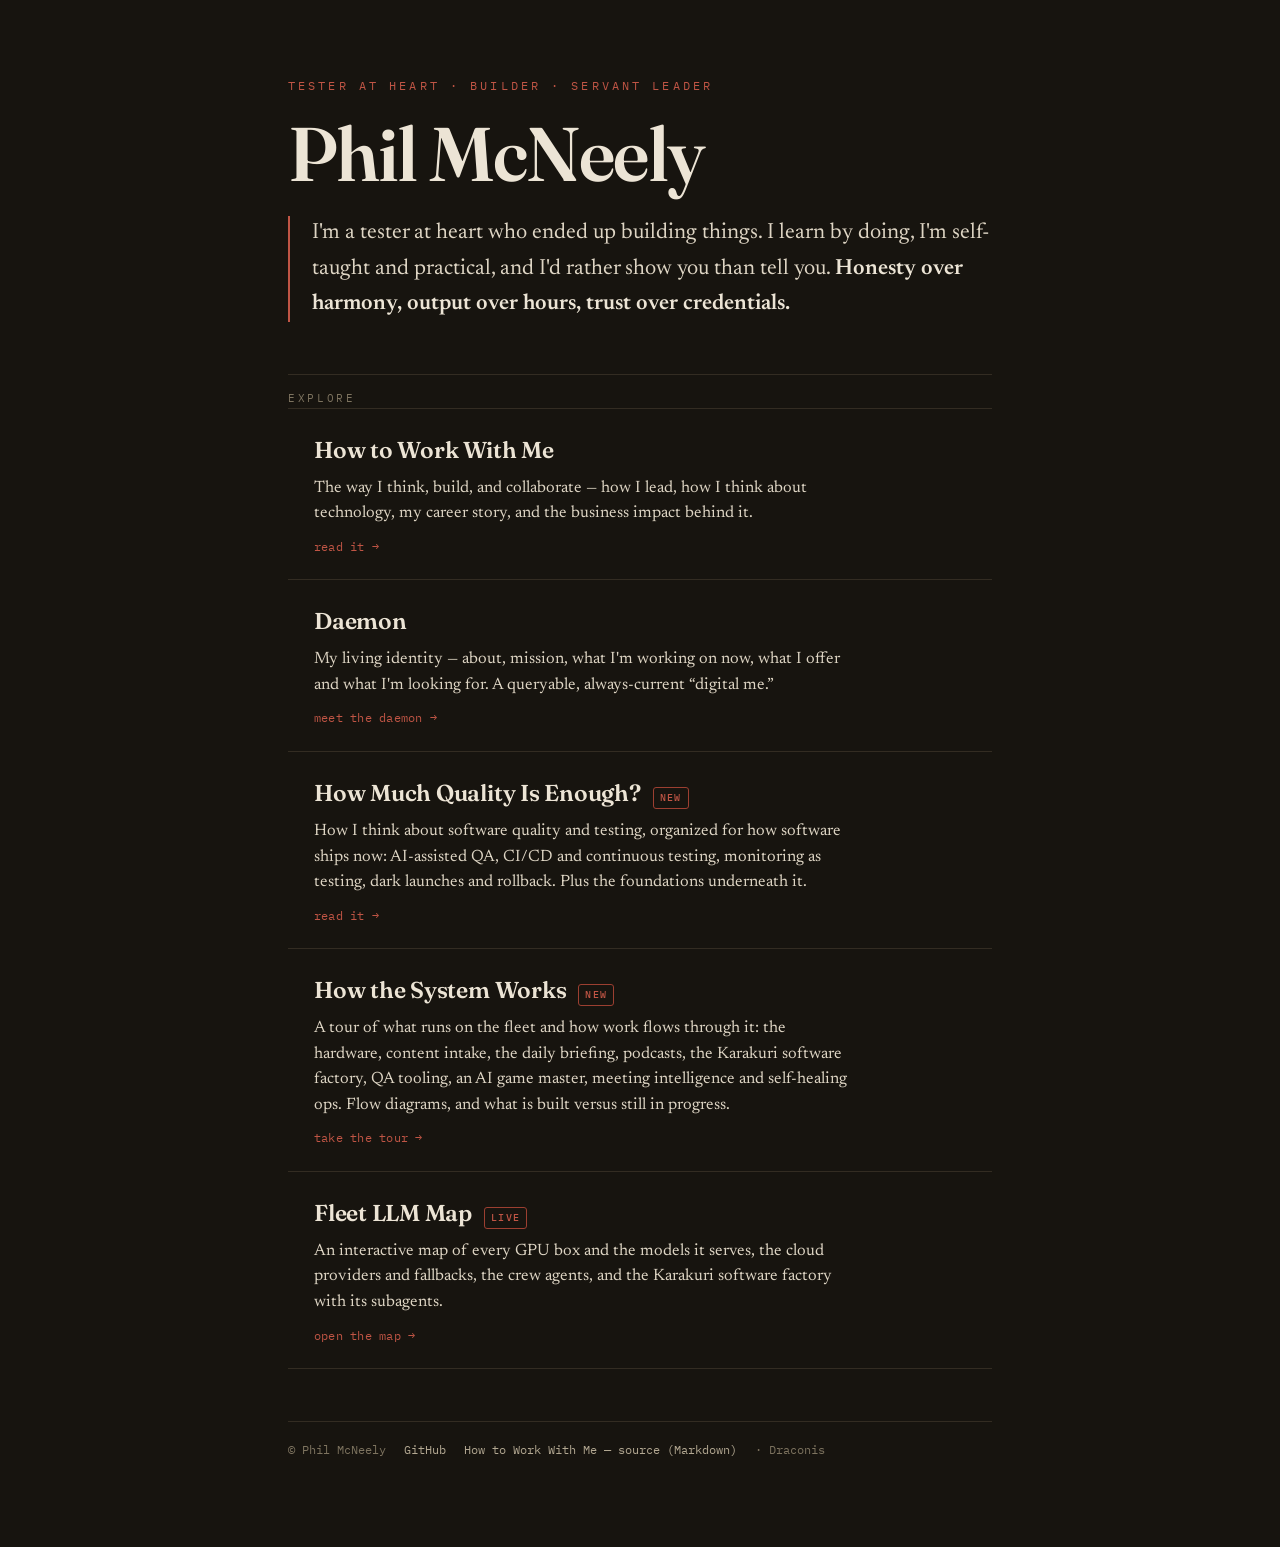
<file: index.html>
<!doctype html>
<html lang="en">
<head>
<meta charset="utf-8">
<meta name="viewport" content="width=device-width,initial-scale=1">
<title>Phil McNeely — Draconis</title>
<meta name="description" content="Phil McNeely — how to work with me, and what I build.">
<link rel="preconnect" href="https://fonts.googleapis.com">
<link rel="preconnect" href="https://fonts.gstatic.com" crossorigin>
<link href="https://fonts.googleapis.com/css2?family=Fraunces:opsz,wght@9..144,500;9..144,600;9..144,700&family=Newsreader:opsz,wght@6..72,400;6..72,500&family=IBM+Plex+Mono:wght@400;500&display=swap" rel="stylesheet">
<style>
  :root{
    --ink:#17140f; --ink2:#1f1b15; --panel:#1c1812; --line:#332c22; --line2:#443a2c;
    --paper:#ece4d5; --paper-dim:#b3a892; --paper-faint:#7d735f; --read-ink:#ded5c4;
    --ox:#c05545; --ox-deep:#9c3f31;
    --serif:'Fraunces',Georgia,'Times New Roman',serif;
    --read:'Newsreader',Georgia,serif;
    --mono:'IBM Plex Mono',ui-monospace,SFMono-Regular,Menlo,monospace;
  }
  *{box-sizing:border-box}
  html,body{margin:0}
  body{background:var(--ink);color:var(--paper);font-family:var(--read);font-size:19px;line-height:1.7;
    -webkit-font-smoothing:antialiased;text-rendering:optimizeLegibility;min-height:100vh}
  .wrap{max-width:760px;margin:0 auto;padding:76px 28px 88px}
  .kick{font-family:var(--mono);font-size:12px;letter-spacing:.26em;text-transform:uppercase;color:var(--ox);margin:0 0 20px}
  h1{font-family:var(--serif);font-weight:600;font-size:clamp(44px,8vw,76px);line-height:1;letter-spacing:-.02em;
    margin:0 0 24px;color:var(--paper);text-wrap:balance}
  .lede{font-family:var(--read);font-size:clamp(19px,2.4vw,22px);line-height:1.6;color:var(--read-ink);
    border-left:2px solid var(--ox);padding-left:22px;margin:0;max-width:62ch}
  .lede b{color:var(--paper);font-weight:600}
  .lbl{font-family:var(--mono);font-size:11px;letter-spacing:.24em;text-transform:uppercase;color:var(--paper-faint);
    margin:0 0 18px;padding-top:14px;border-top:1px solid var(--line)}
  .stack-top{margin:52px 0 0}
  .grid{display:grid;grid-template-columns:1fr;gap:0}
  a.card{display:block;text-decoration:none;color:inherit;position:relative;
    padding:22px 22px 22px 26px;border-top:1px solid var(--line);transition:background .16s}
  a.card:last-child{border-bottom:1px solid var(--line)}
  a.card::before{content:"";position:absolute;left:0;top:0;bottom:0;width:2px;background:var(--ox);
    opacity:0;transition:opacity .16s}
  a.card:hover{background:var(--panel)}
  a.card:hover::before{opacity:1}
  a.card:focus-visible{outline:2px solid var(--ox);outline-offset:-2px}
  .ct{font-family:var(--serif);font-weight:600;font-size:23px;letter-spacing:-.01em;color:var(--paper);
    display:flex;align-items:baseline;gap:12px;flex-wrap:wrap;margin:0 0 6px}
  .tag{font-family:var(--mono);font-size:9.5px;letter-spacing:.14em;text-transform:uppercase;color:var(--ox);
    border:1px solid var(--ox-deep);border-radius:3px;padding:2px 6px;font-weight:500}
  .cd{color:var(--read-ink);font-size:16.5px;line-height:1.55;max-width:60ch}
  .go{font-family:var(--mono);font-size:12px;color:var(--ox);margin-top:10px;letter-spacing:.02em}
  footer{margin-top:52px;padding-top:18px;border-top:1px solid var(--line);
    font-family:var(--mono);font-size:11.5px;color:var(--paper-faint);
    display:flex;gap:8px 18px;flex-wrap:wrap;align-items:center}
  footer a{color:var(--paper-dim);text-decoration:none}
  footer a:hover{color:var(--ox)}
  @media (max-width:560px){body{font-size:18px}.wrap{padding:52px 20px 68px}}
</style>
</head>
<body>
<main class="wrap">
  <p class="kick">Tester at heart · builder · servant leader</p>
  <h1>Phil McNeely</h1>
  <p class="lede">I'm a tester at heart who ended up building things. I learn by doing, I'm self-taught and practical, and I'd rather show you than tell you. <b>Honesty over harmony, output over hours, trust over credentials.</b></p>

  <p class="lbl stack-top">Explore</p>
  <div class="grid">

    <a class="card" href="https://philmcneely.github.io/how-to-work-with-me/">
      <div class="ct">How to Work With Me</div>
      <div class="cd">The way I think, build, and collaborate — how I lead, how I think about technology, my career story, and the business impact behind it.</div>
      <div class="go">read it &rarr;</div>
    </a>

    <a class="card" href="https://daemon.draconis.io/">
      <div class="ct">Daemon</div>
      <div class="cd">My living identity — about, mission, what I'm working on now, what I offer and what I'm looking for. A queryable, always-current &ldquo;digital me.&rdquo;</div>
      <div class="go">meet the daemon &rarr;</div>
    </a>

    <a class="card" href="/quality/">
      <div class="ct">How Much Quality Is Enough? <span class="tag">new</span></div>
      <div class="cd">How I think about software quality and testing, organized for how software ships now: AI-assisted QA, CI/CD and continuous testing, monitoring as testing, dark launches and rollback. Plus the foundations underneath it.</div>
      <div class="go">read it &rarr;</div>
    </a>

    <a class="card" href="/systems/">
      <div class="ct">How the System Works <span class="tag">new</span></div>
      <div class="cd">A tour of what runs on the fleet and how work flows through it: the hardware, content intake, the daily briefing, podcasts, the Karakuri software factory, QA tooling, an AI game master, meeting intelligence and self-healing ops. Flow diagrams, and what is built versus still in progress.</div>
      <div class="go">take the tour &rarr;</div>
    </a>

    <a class="card" href="https://philmcneely.github.io/draconis-fleet-map/">
      <div class="ct">Fleet LLM Map <span class="tag">live</span></div>
      <div class="cd">An interactive map of every GPU box and the models it serves, the cloud providers and fallbacks, the crew agents, and the Karakuri software factory with its subagents.</div>
      <div class="go">open the map &rarr;</div>
    </a>

  </div>

  <footer>
    <span>&copy; Phil McNeely</span>
    <a href="https://github.com/philmcneely">GitHub</a>
    <a href="https://github.com/philmcneely/how-to-work-with-me">How to Work With Me — source (Markdown)</a>
    <span>&middot; Draconis</span>
  </footer>
</main>
</body>
</html>
</file>
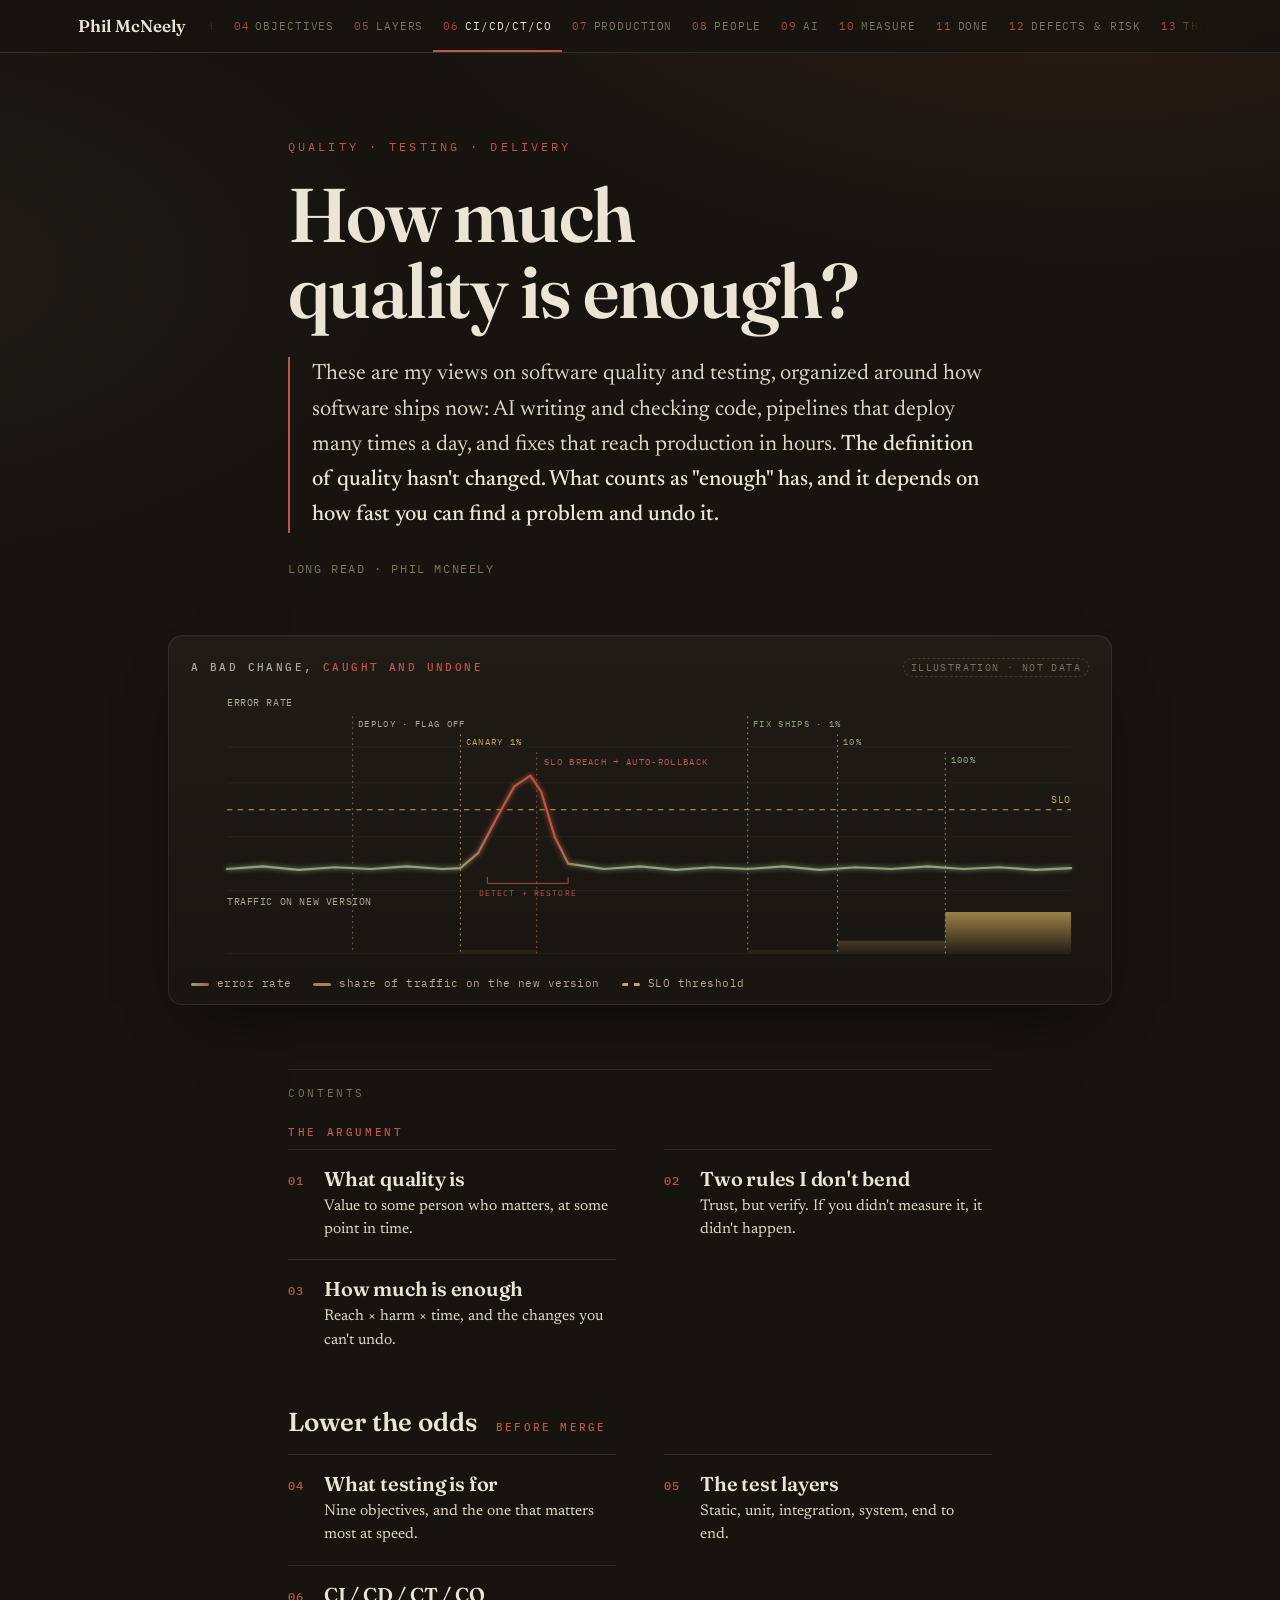
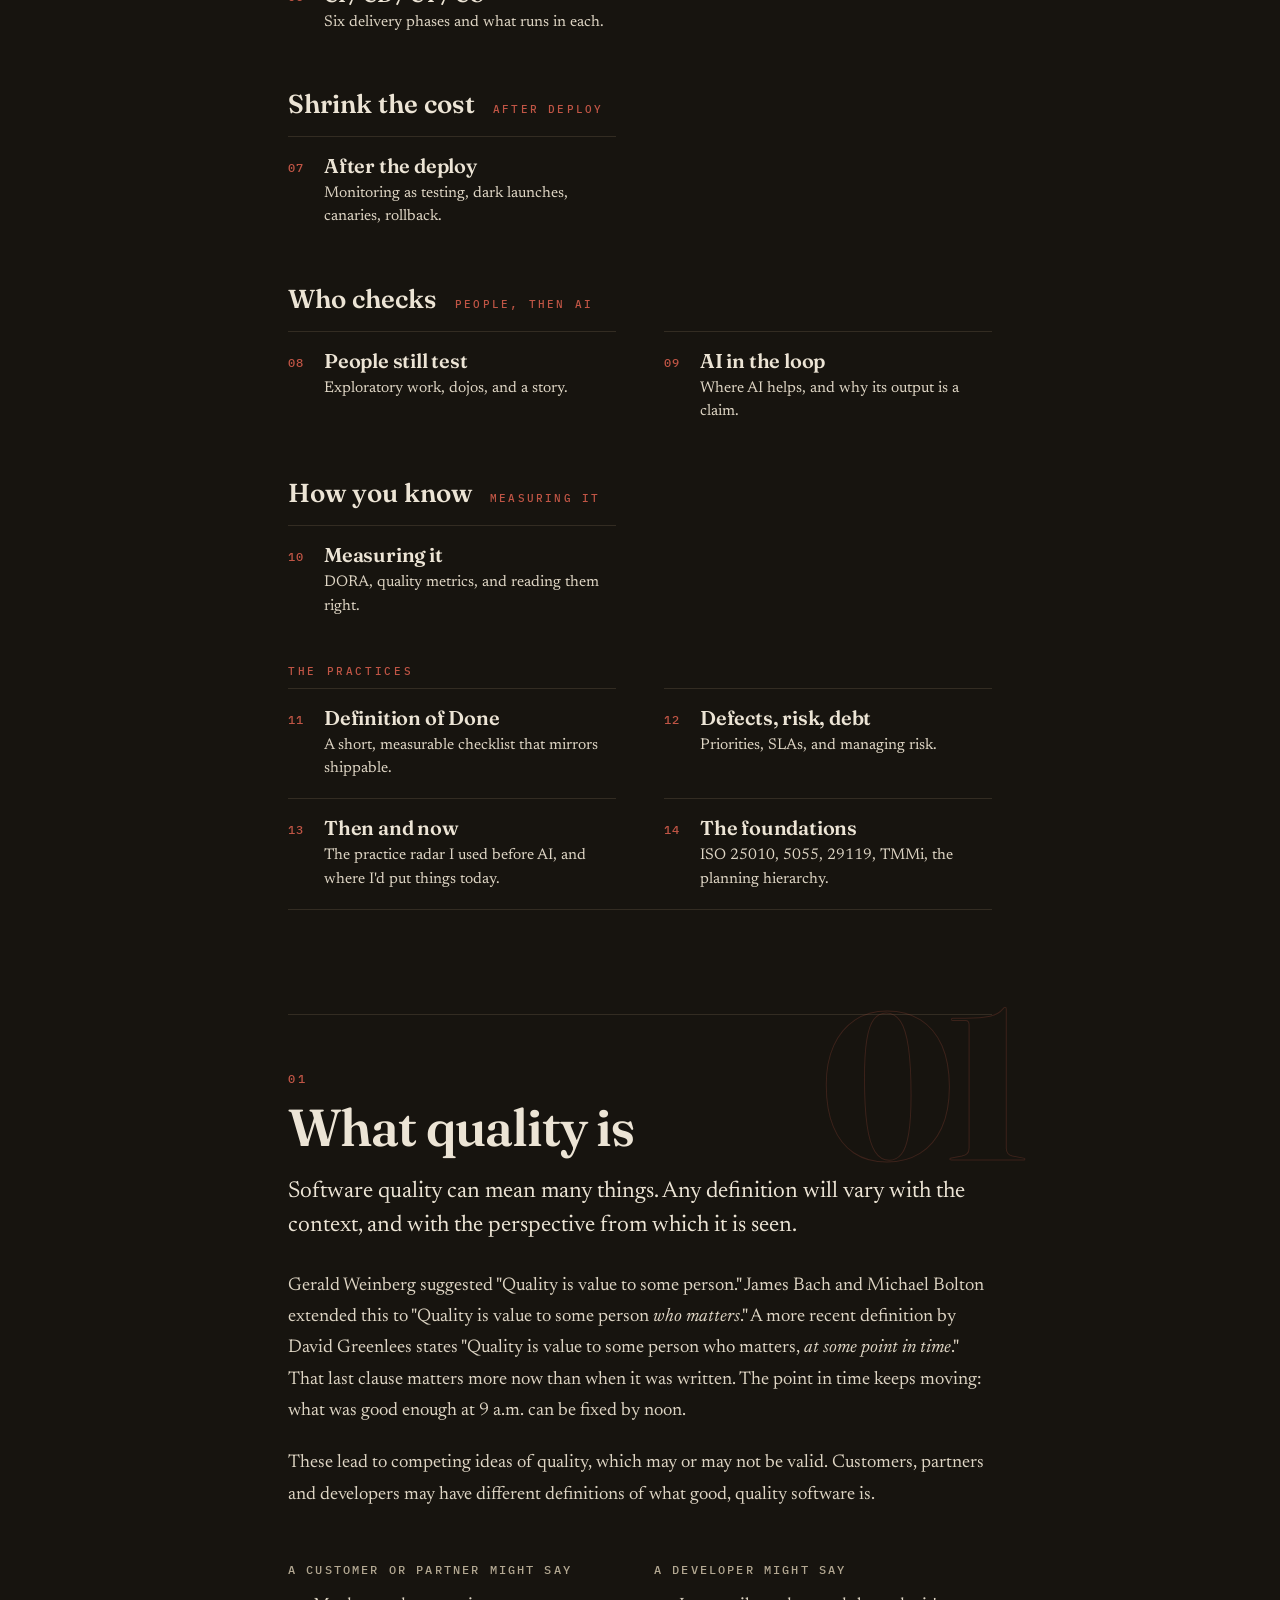
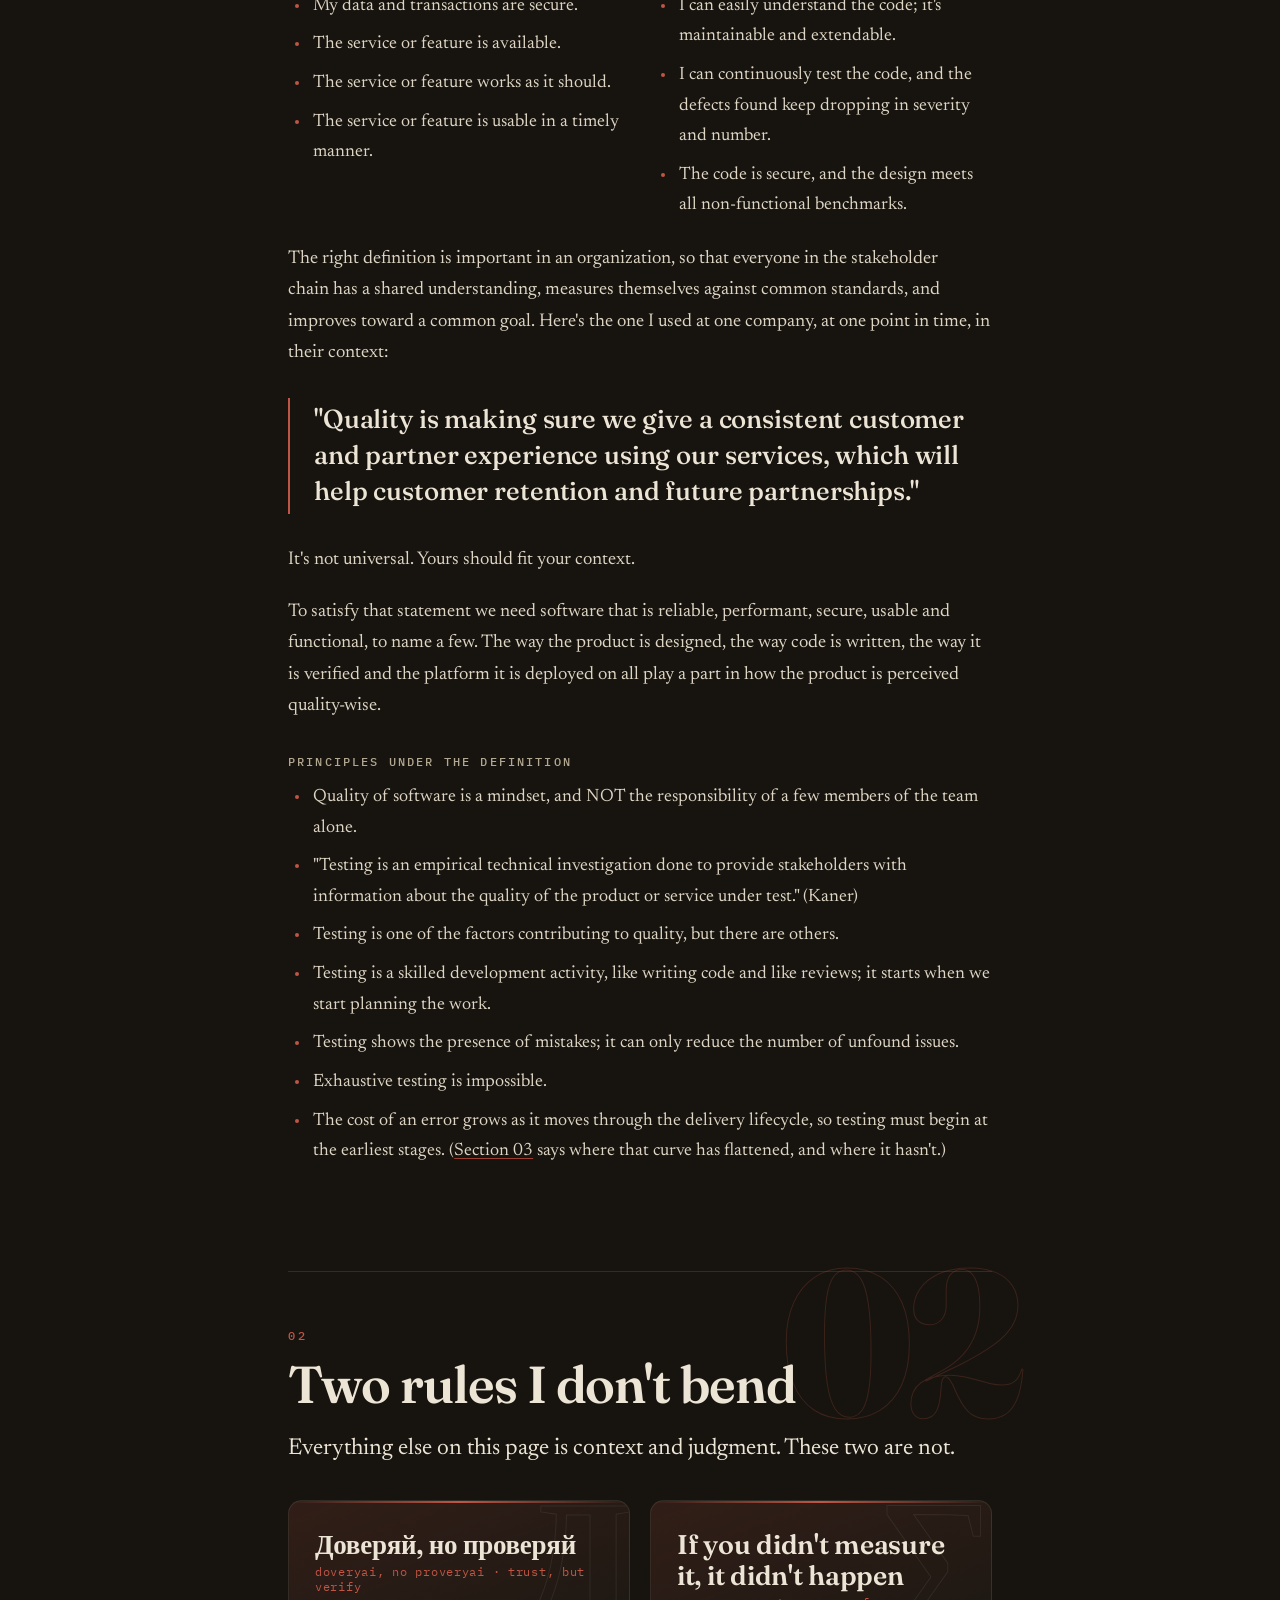
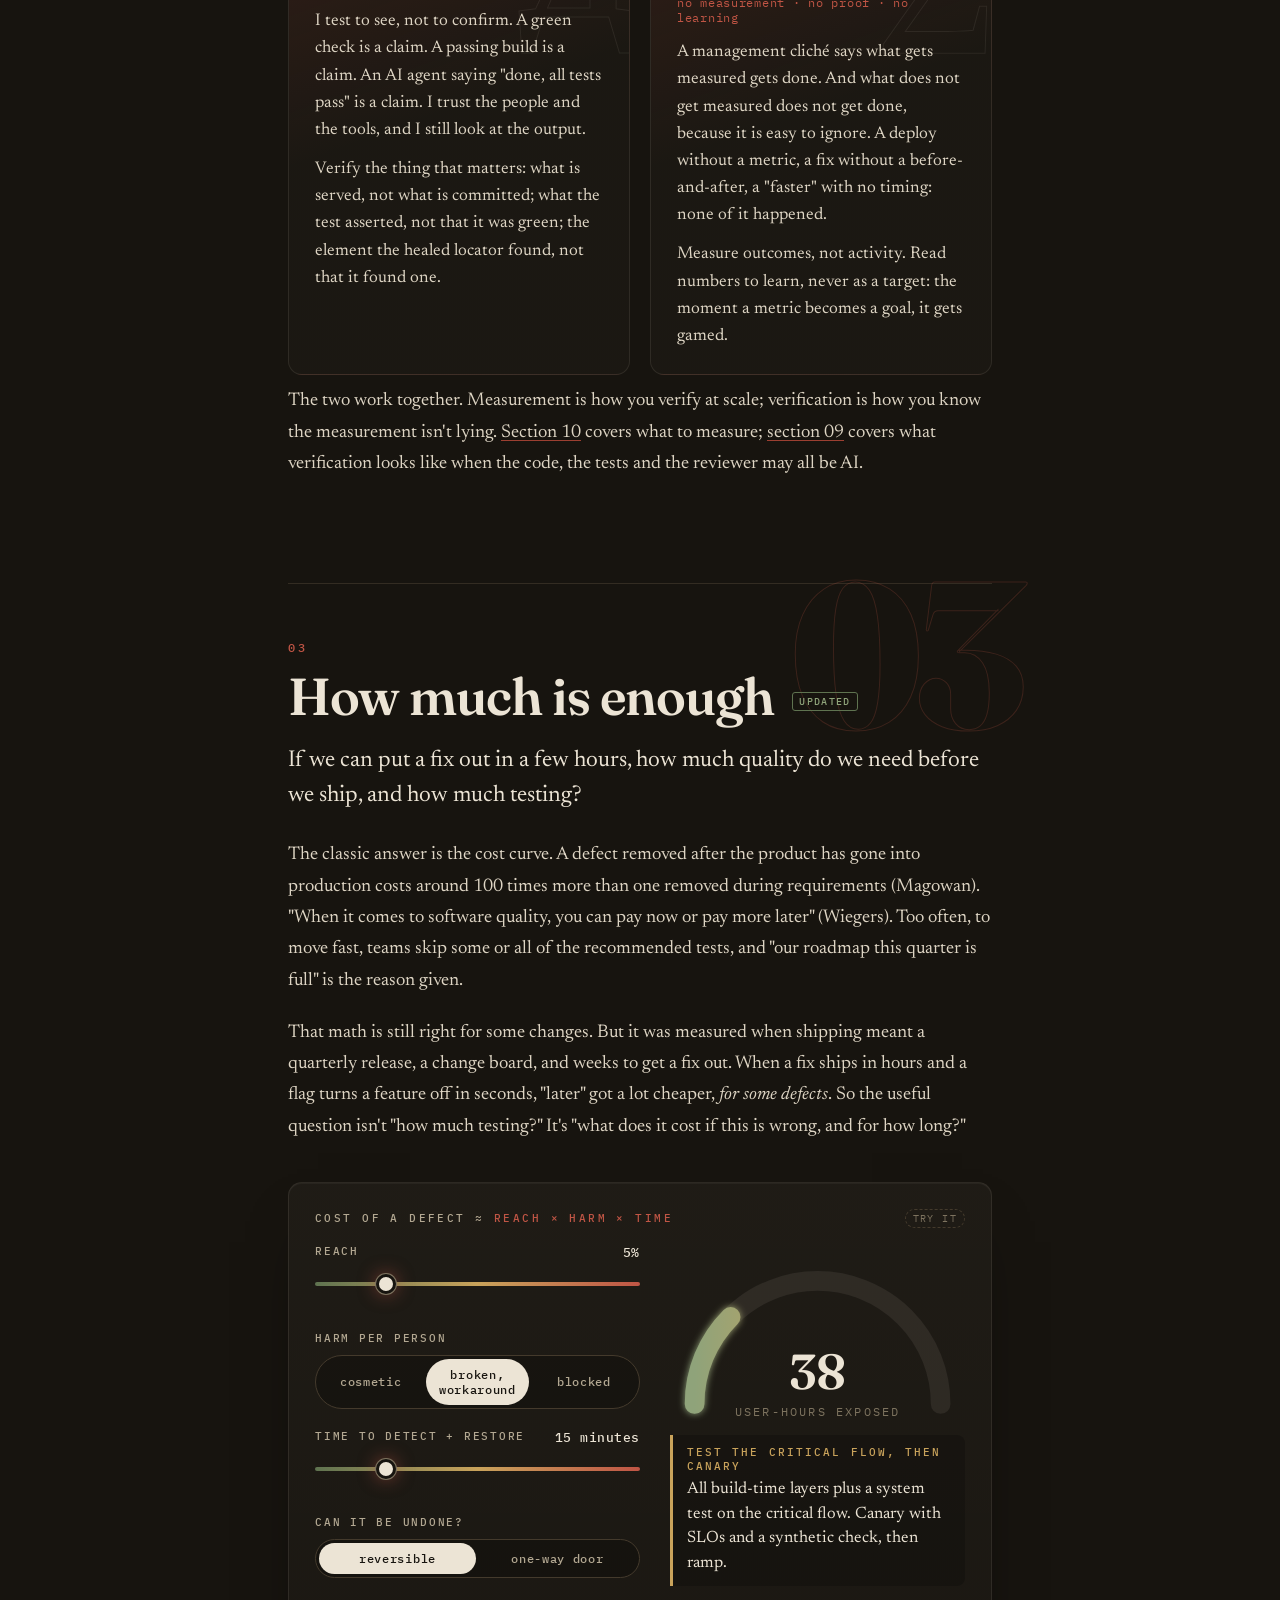
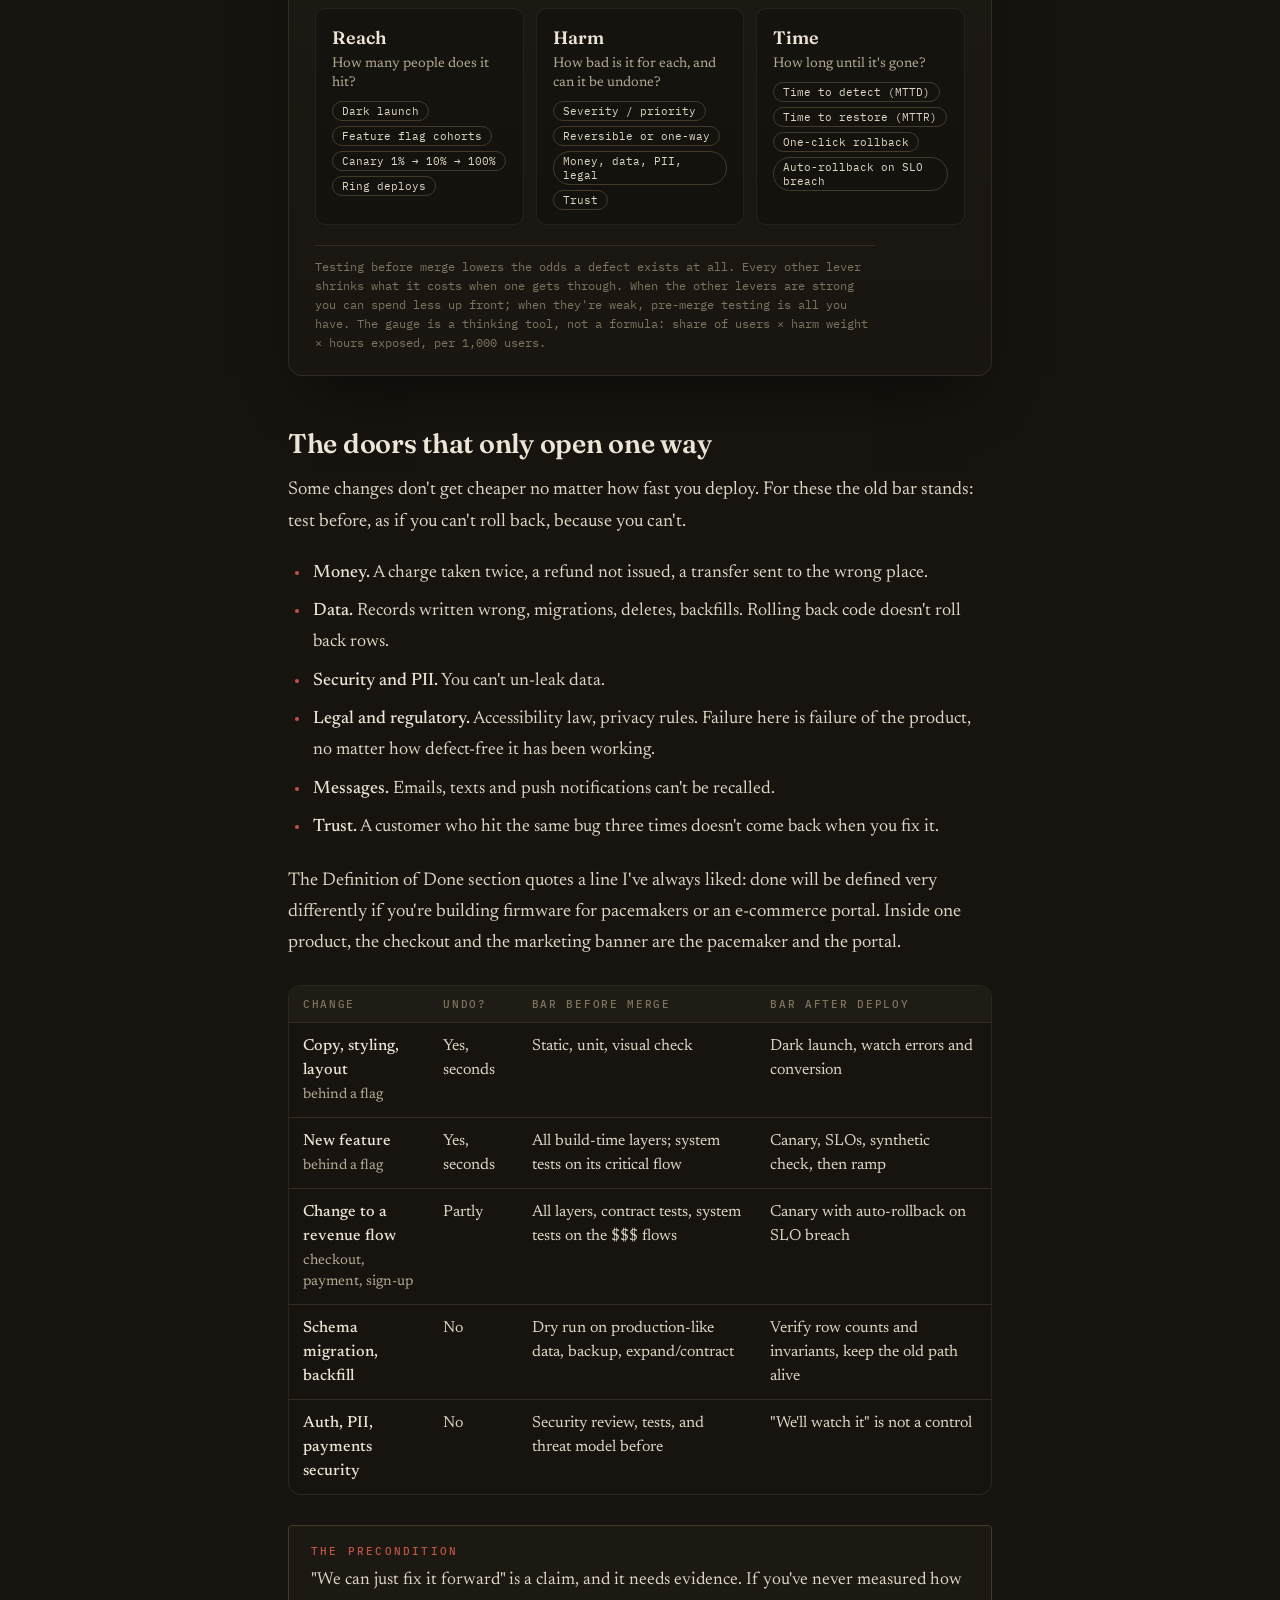
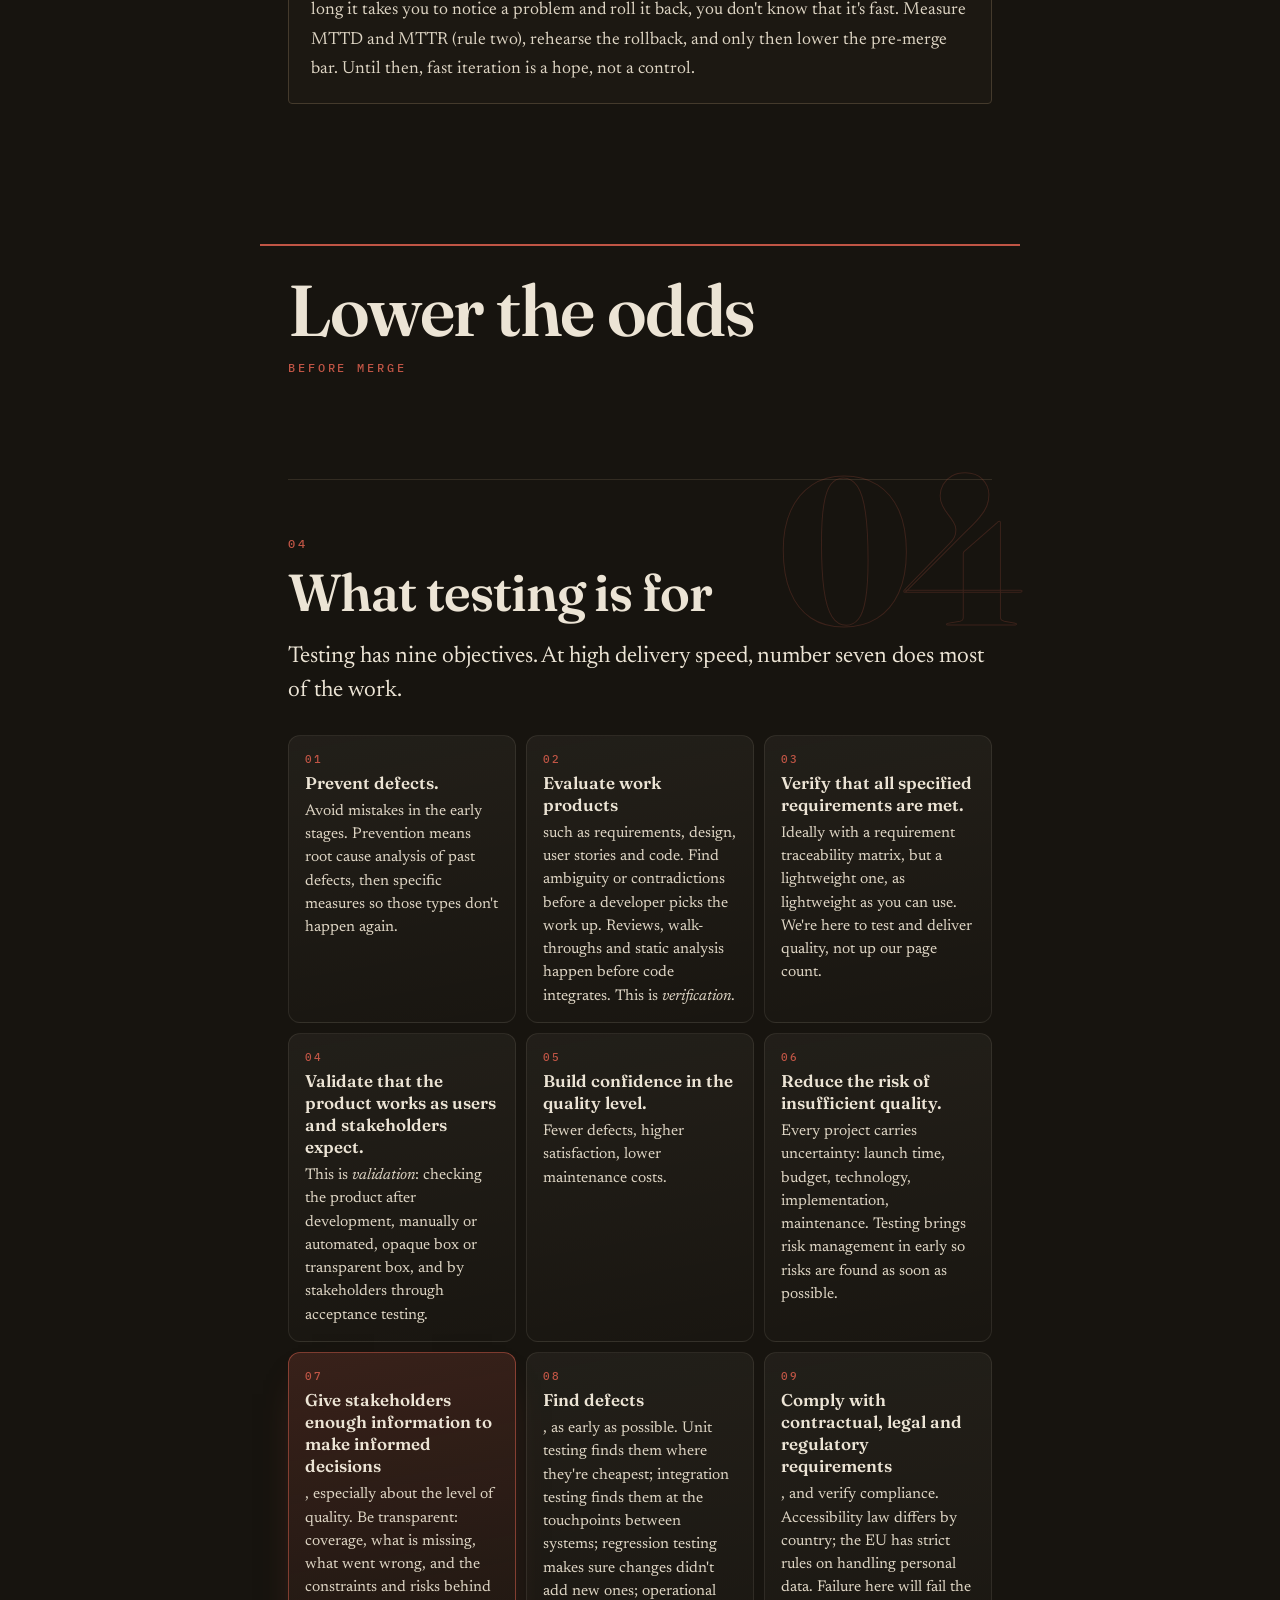
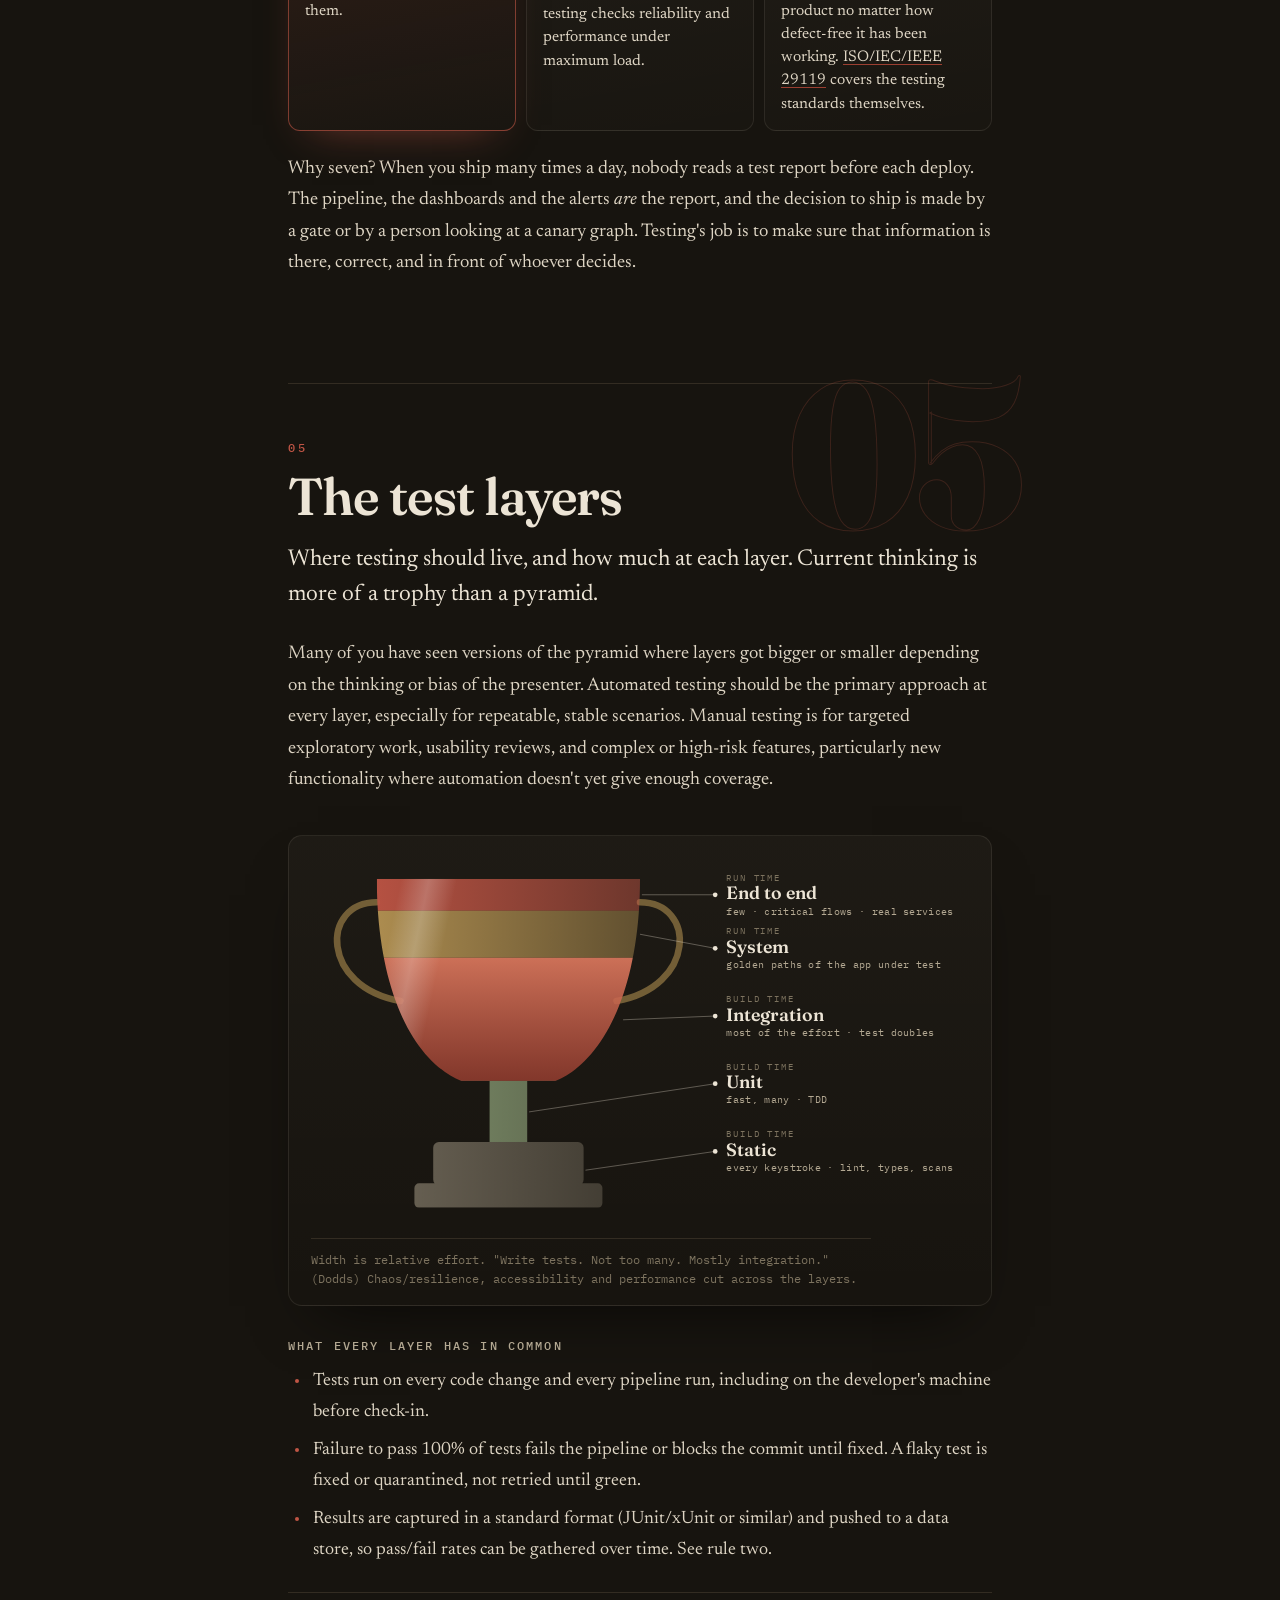
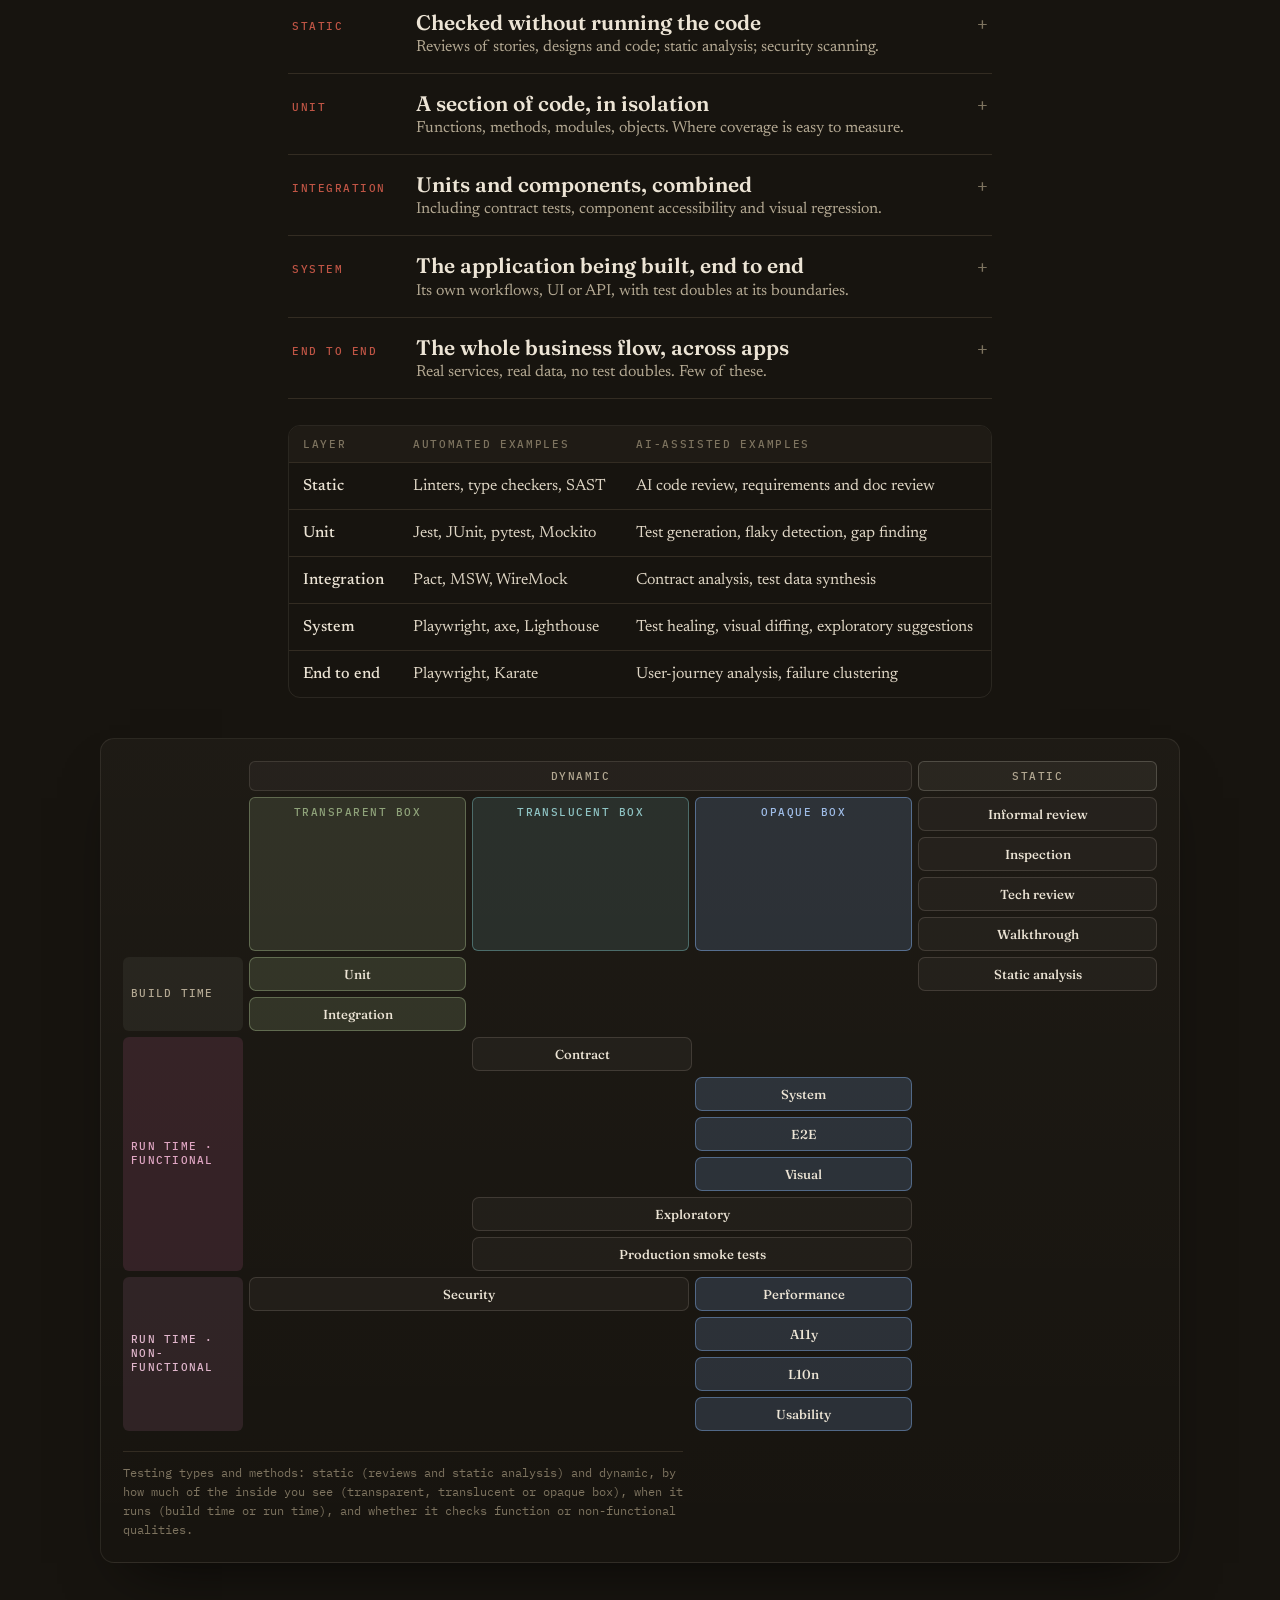
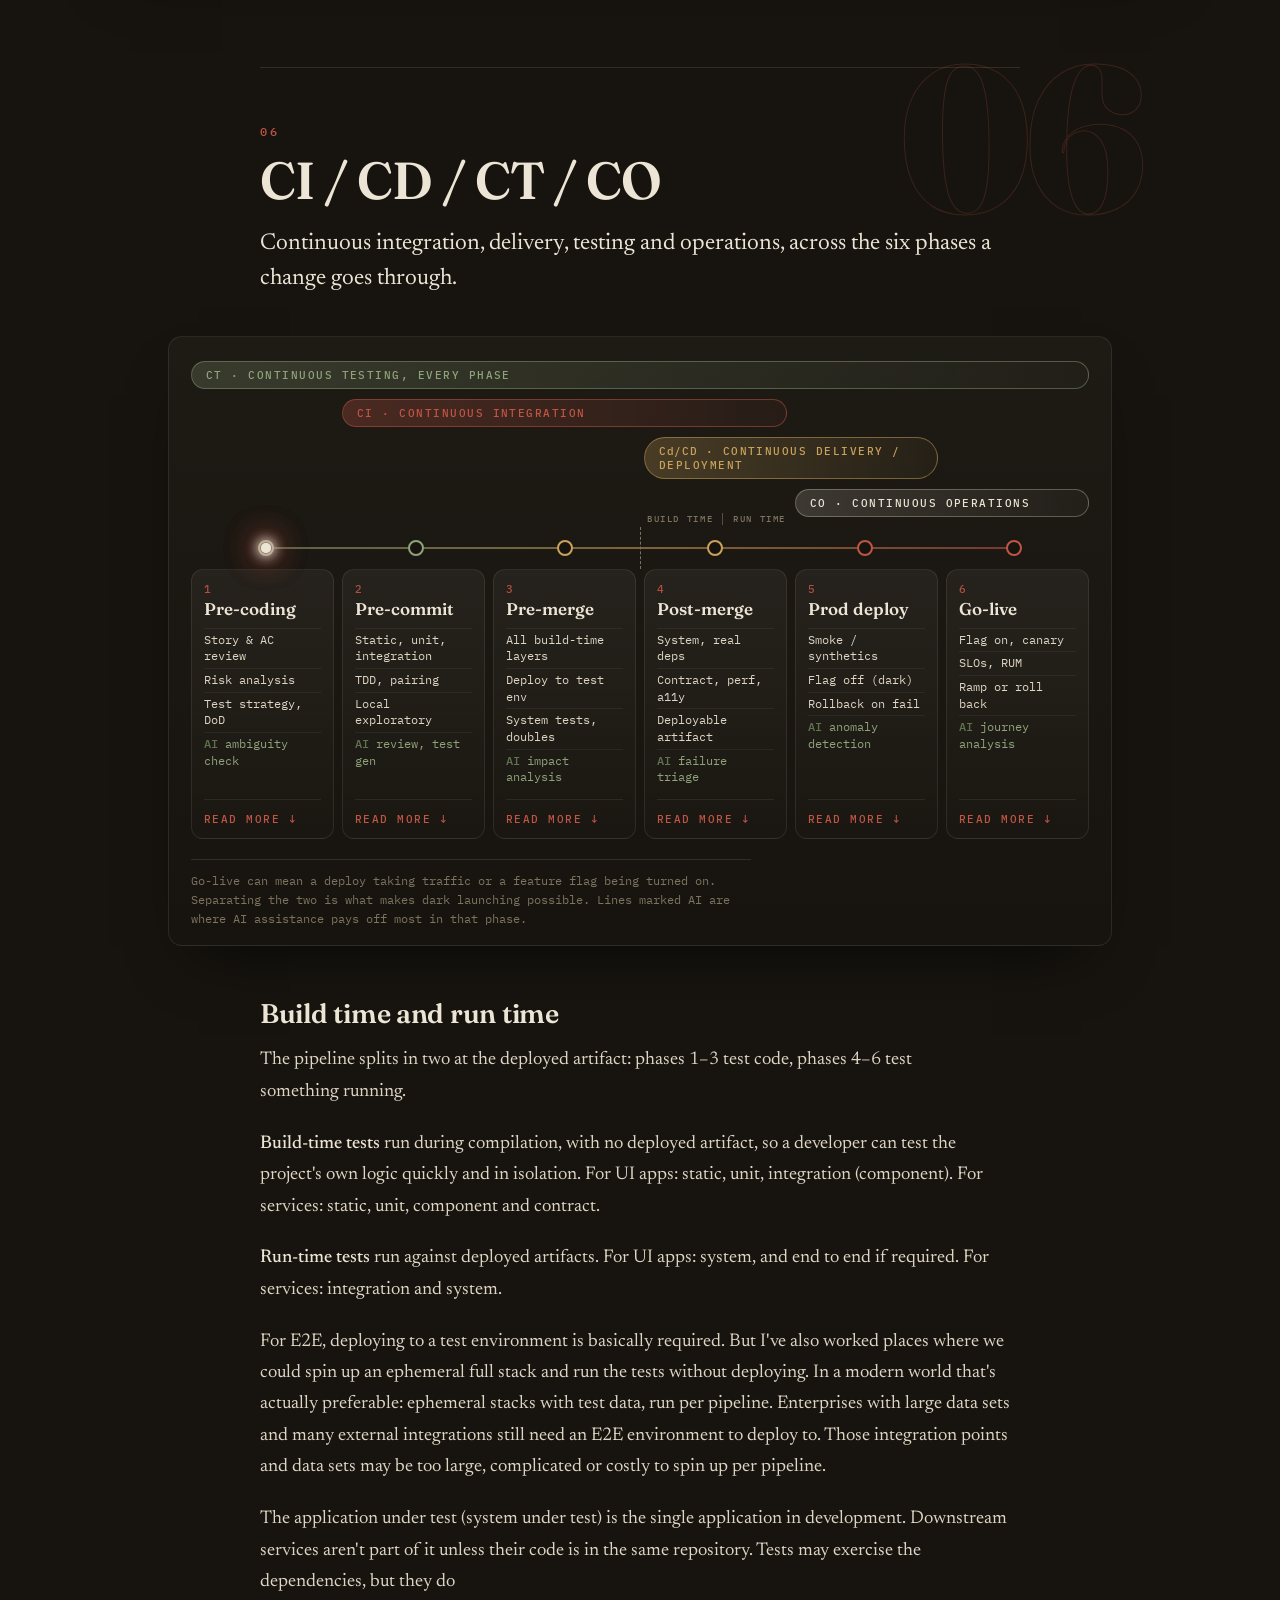
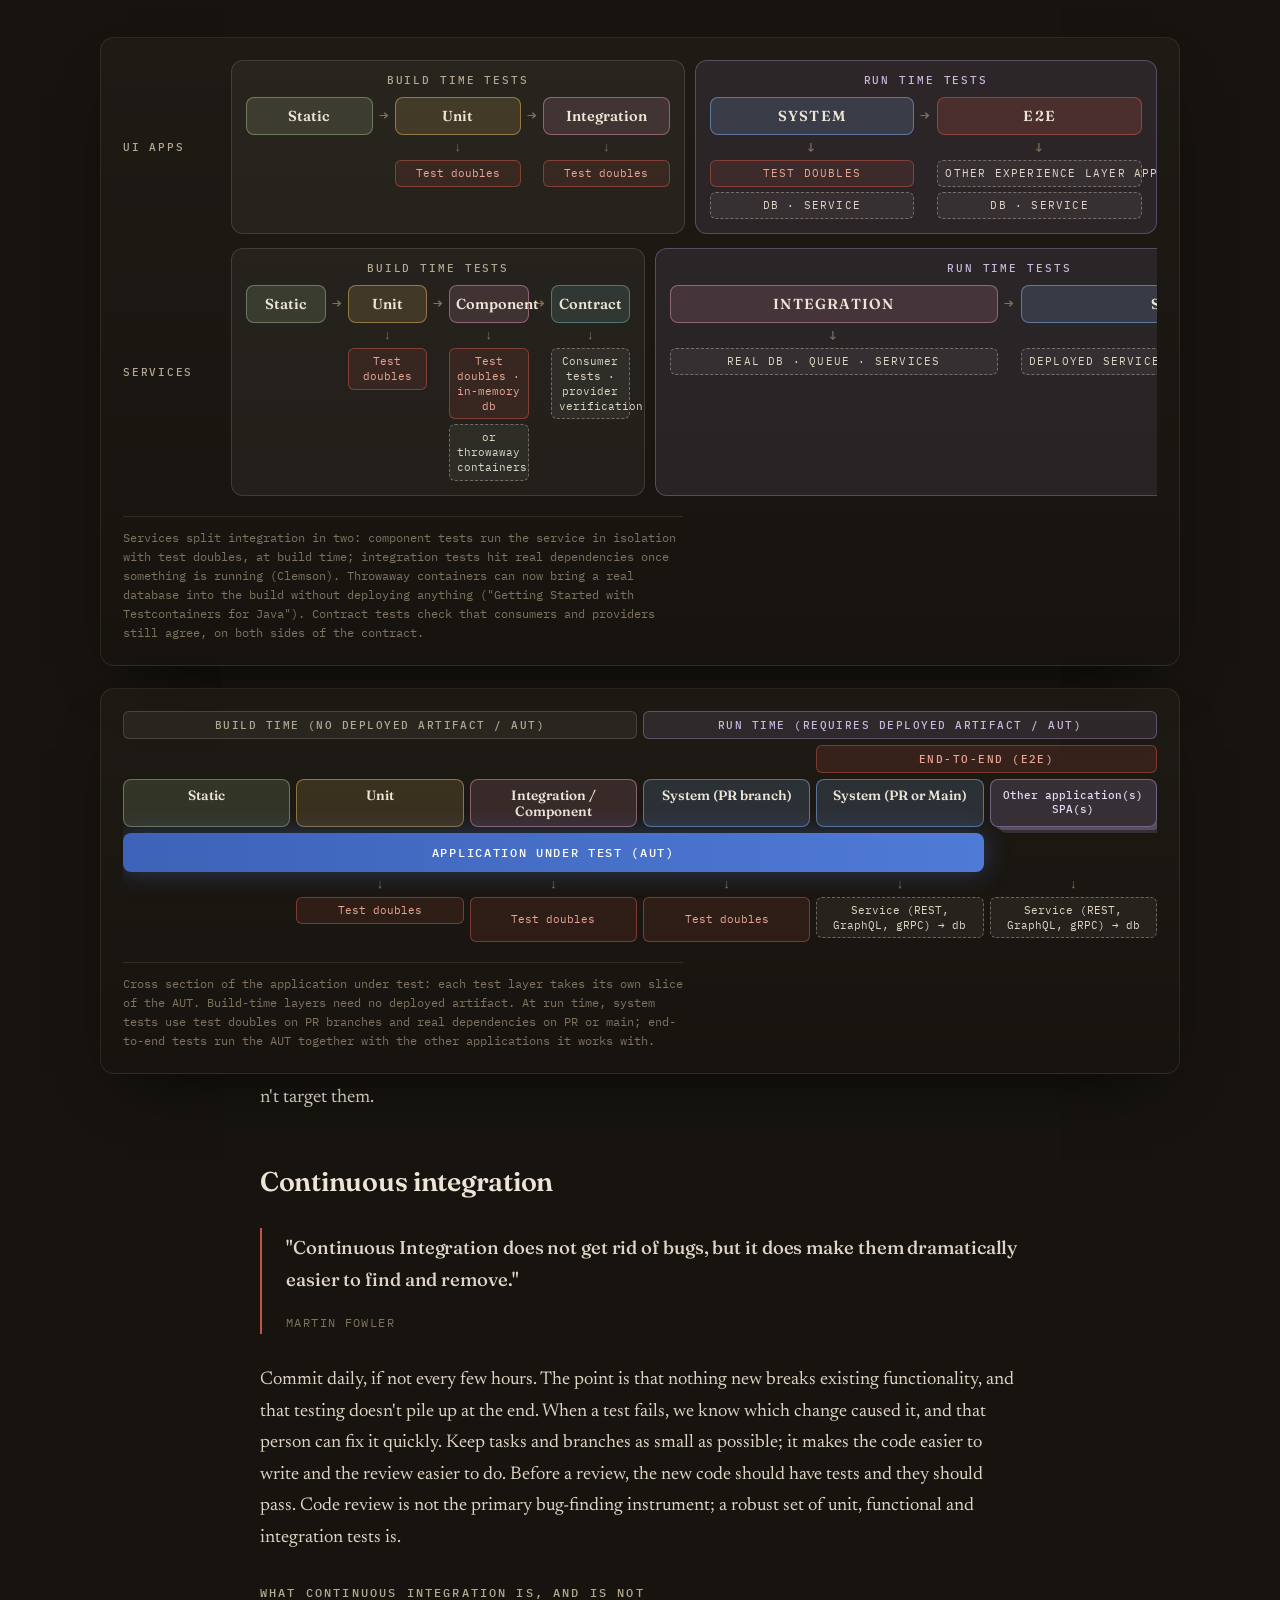
<file: quality/index.html>
<!doctype html>
<html lang="en">
<head>
<meta charset="utf-8">
<meta name="viewport" content="width=device-width,initial-scale=1">
<title>How Much Quality Is Enough — Phil McNeely</title>
<meta name="description" content="Phil McNeely on software quality and testing, organized for how software ships now: AI-assisted QA, CI/CD, continuous testing, monitoring, dark launches and rollback.">
<script>document.documentElement.classList.add('js')</script>
<link rel="preconnect" href="https://fonts.googleapis.com">
<link rel="preconnect" href="https://fonts.gstatic.com" crossorigin>
<link href="https://fonts.googleapis.com/css2?family=Fraunces:opsz,wght@9..144,500;9..144,600;9..144,700&family=Newsreader:ital,opsz,wght@0,6..72,400;0,6..72,500;1,6..72,400&family=IBM+Plex+Mono:wght@400;500&display=swap" rel="stylesheet">
<style>
  :root{
    --ink:#17140f; --ink2:#1f1b15; --panel:#1c1812; --node:#211c15; --line:#332c22; --line2:#443a2c;
    --paper:#ece4d5; --paper-dim:#b3a892; --paper-faint:#7d735f; --read-ink:#ded5c4;
    --ox:#c05545; --ox-deep:#9c3f31; --moss:#8fa37a; --moss-deep:#5f7350; --brass:#c9a35b;
    --serif:'Fraunces',Georgia,'Times New Roman',serif;
    --read:'Newsreader',Georgia,serif;
    --mono:'IBM Plex Mono',ui-monospace,SFMono-Regular,Menlo,monospace;
    color-scheme:dark;
  }
  *{box-sizing:border-box}
  html,body{margin:0}
  html{scroll-padding-top:72px;-webkit-text-size-adjust:100%}
  @media (prefers-reduced-motion:no-preference){html{scroll-behavior:smooth}}
  body{background:var(--ink);color:var(--paper);font-family:var(--read);font-size:19px;line-height:1.7;
    -webkit-font-smoothing:antialiased;text-rendering:optimizeLegibility;min-height:100vh;overflow-x:hidden}
  a{color:inherit;text-decoration-color:var(--ox-deep);text-underline-offset:3px}
  a:hover{color:var(--ox)}
  b,strong{font-weight:500;color:var(--paper)}
  em{font-style:italic}
  .skip{position:absolute;left:12px;top:-60px;z-index:100;background:var(--ox);color:var(--ink);padding:8px 14px;
    font:500 12px var(--mono);letter-spacing:.08em;text-decoration:none;border-radius:3px}
  .skip:focus{top:10px}
  .col{max-width:760px;margin:0 auto;padding:0 28px}
  .wide{max-width:1000px;margin:0 auto;padding:0 28px}

  /* top bar */
  .top{position:sticky;top:0;z-index:50;background:rgba(23,20,15,.92);
    -webkit-backdrop-filter:saturate(1.2) blur(10px);backdrop-filter:saturate(1.2) blur(10px);border-bottom:1px solid var(--line)}
  .top-in{max-width:1180px;margin:0 auto;padding:0 28px;display:flex;align-items:center;gap:22px;height:52px}
  .home{font-family:var(--serif);font-weight:600;font-size:17px;color:var(--paper);text-decoration:none;white-space:nowrap;flex:none}
  .home:hover{color:var(--ox)}
  .sec-nav{display:flex;overflow-x:auto;scrollbar-width:none;flex:1;min-width:0;height:100%;align-items:stretch;
    -webkit-mask-image:linear-gradient(90deg,transparent 0,#000 12px,#000 calc(100% - 26px),transparent 100%);
    mask-image:linear-gradient(90deg,transparent 0,#000 12px,#000 calc(100% - 26px),transparent 100%)}
  .sec-nav::-webkit-scrollbar{display:none}
  .sec-nav a{display:flex;align-items:center;font-family:var(--mono);font-size:11px;letter-spacing:.08em;text-transform:uppercase;
    color:var(--paper-faint);text-decoration:none;padding:0 10px;white-space:nowrap;border-bottom:2px solid transparent;border-top:2px solid transparent}
  .sec-nav a i{font-style:normal;color:var(--ox);margin-right:6px;opacity:.85}
  .sec-nav a:hover{color:var(--paper)}
  .sec-nav a:focus-visible{outline:2px solid var(--ox);outline-offset:-2px}
  .sec-nav a[aria-current="true"]{color:var(--paper);border-bottom-color:var(--ox)}

  /* hero */
  .hero{padding-top:84px}
  .kick{font-family:var(--mono);font-size:12px;letter-spacing:.26em;text-transform:uppercase;color:var(--ox);margin:0 0 20px}
  h1{font-family:var(--serif);font-weight:600;font-size:clamp(44px,8vw,76px);line-height:1;letter-spacing:-.02em;margin:0 0 28px;text-wrap:balance}
  .lede{font-size:clamp(19px,2.4vw,22px);line-height:1.6;color:var(--read-ink);border-left:2px solid var(--ox);padding-left:22px;margin:0;max-width:62ch}
  .lede b{color:var(--paper)}
  .meta{font-family:var(--mono);font-size:11.5px;letter-spacing:.14em;text-transform:uppercase;color:var(--paper-faint);margin:26px 0 0}

  .lbl{font-family:var(--mono);font-size:11px;letter-spacing:.24em;text-transform:uppercase;color:var(--paper-faint);
    margin:0 0 18px;padding-top:14px;border-top:1px solid var(--line)}

  /* contents */
  .toc-wrap{margin-top:64px}
  .toc{list-style:none;margin:0;padding:0;display:grid;grid-template-columns:1fr 1fr;column-gap:48px;border-bottom:1px solid var(--line)}
  .toc li{border-top:1px solid var(--line)}
  .toc a{display:grid;grid-template-columns:36px 1fr;padding:16px 8px 18px 0;text-decoration:none;color:inherit;position:relative}
  .toc a::before{content:"";position:absolute;left:-14px;top:0;bottom:0;width:2px;background:var(--ox);opacity:0;transition:opacity .16s}
  .toc a:hover::before,.toc a:focus-visible::before{opacity:1}
  .toc a:focus-visible{outline:2px solid var(--ox);outline-offset:2px}
  .toc .tpart{grid-column:1/-1;border-top:0;font:500 11px var(--mono);letter-spacing:.24em;text-transform:uppercase;color:var(--ox);padding:28px 0 10px}
  .toc .tpart:first-child{padding-top:4px}
  .part{margin-top:120px}
  .part .lbl{color:var(--ox);font-size:13px}
  .toc .tgrp{grid-column:1/-1;border-top:0;font-family:var(--serif);font-weight:600;font-size:26px;color:var(--paper);padding:30px 0 10px}
  .toc .tgrp span{font:500 11px var(--mono);letter-spacing:.2em;text-transform:uppercase;color:var(--ox);margin-left:12px}
  .grp{margin-top:140px;padding-top:28px;border-top:2px solid var(--ox)}
  .grp-h{font-family:var(--serif);font-weight:600;font-size:clamp(40px,7vw,72px);line-height:1;letter-spacing:-.02em;margin:0;color:var(--paper)}
  .grp-s{font:500 12px var(--mono);letter-spacing:.24em;text-transform:uppercase;color:var(--ox);margin:14px 0 0}
  .toc .n{font:500 12px var(--mono);color:var(--ox);padding-top:7px;letter-spacing:.06em}
  .toc .t,.toc .d{display:block}
  .toc .t{font-family:var(--serif);font-weight:600;font-size:20px;letter-spacing:-.01em;line-height:1.25;color:var(--paper)}
  .toc .d{grid-column:2;color:var(--read-ink);font-size:15.5px;line-height:1.5;margin-top:4px;max-width:46ch}

  /* sections */
  .sec{margin-top:104px}
  .rule{border-top:1px solid var(--line);margin-bottom:56px}
  .snum{font:500 12px var(--mono);letter-spacing:.24em;text-transform:uppercase;color:var(--ox);margin:0 0 14px}
  h2{font-family:var(--serif);font-weight:600;font-size:clamp(32px,5.4vw,52px);line-height:1.05;letter-spacing:-.02em;margin:0 0 20px;text-wrap:balance}
  h3{font-family:var(--serif);font-weight:600;font-size:clamp(22px,3vw,27px);line-height:1.2;letter-spacing:-.01em;margin:52px 0 14px;color:var(--paper);text-wrap:balance}
  h4{font-family:var(--mono);font-weight:500;font-size:12px;letter-spacing:.18em;text-transform:uppercase;color:var(--paper-dim);margin:30px 0 10px}
  .slede{font-size:clamp(20px,2.5vw,23px);line-height:1.5;color:var(--paper);margin:0 0 26px;max-width:36em;text-wrap:pretty}
  .prose p{margin:0 0 1.1em;color:var(--read-ink);font-size:18.5px;line-height:1.7;text-wrap:pretty}
  .prose ul,.prose ol{margin:0 0 1.2em;padding-left:1.2em;color:var(--read-ink);font-size:18px}
  .prose li{margin:0 0 .45em;padding-left:.2em}
  .prose li::marker{color:var(--ox)}
  .prose ol li::marker{font:500 .8em var(--mono)}
  .chip{font:400 .78em var(--mono);color:var(--ox);border:1px solid var(--ox-deep);border-radius:3px;padding:1px 6px;white-space:nowrap}
  .new{font:500 9.5px var(--mono);letter-spacing:.14em;text-transform:uppercase;color:var(--moss);border:1px solid var(--moss-deep);
    border-radius:3px;padding:2px 6px;vertical-align:middle;margin-left:8px;position:relative;top:-.2em}

  /* pull quotes / callouts */
  blockquote{margin:30px 0;padding:4px 0 4px 24px;border-left:2px solid var(--ox)}
  blockquote p{font-family:var(--serif);font-weight:500;font-size:clamp(21px,2.8vw,26px);line-height:1.38;color:var(--paper);margin:0;letter-spacing:-.005em;text-wrap:balance}
  blockquote cite{display:block;margin-top:12px;font:400 11.5px var(--mono);letter-spacing:.12em;text-transform:uppercase;color:var(--paper-faint);font-style:normal}
  .note{margin:28px 0;border:1px solid var(--line2);border-radius:4px;background:var(--panel);padding:18px 22px}
  .note p{margin:0 0 .7em;font-size:17.5px;color:var(--read-ink)}
  .note p:last-child{margin:0}
  .note .nh{font:500 11px var(--mono);letter-spacing:.2em;text-transform:uppercase;color:var(--ox);margin:0 0 8px}

  /* rules (two theorems) */
  .laws{display:grid;grid-template-columns:1fr 1fr;gap:20px;margin:34px 0 10px}
  .law{border:1px solid var(--line2);border-top:2px solid var(--ox);border-radius:4px;background:var(--panel);padding:22px 22px 20px}
  .law .ru{font-family:var(--serif);font-weight:600;font-size:27px;line-height:1.15;color:var(--paper);margin:0 0 4px;letter-spacing:-.01em}
  .law .tr{font:400 12px var(--mono);letter-spacing:.06em;color:var(--ox);margin:0 0 14px}
  .law p{margin:0 0 .7em;font-size:17px;line-height:1.6;color:var(--read-ink)}
  .law p:last-child{margin:0}

  /* tables */
  .tw{margin:26px 0 30px;overflow-x:auto;border:1px solid var(--line);border-radius:4px}
  table{border-collapse:collapse;width:100%;font-size:16px;line-height:1.5}
  th,td{text-align:left;vertical-align:top;padding:11px 14px;border-bottom:1px solid var(--line)}
  tr:last-child td{border-bottom:0}
  th{font:500 10.5px var(--mono);letter-spacing:.16em;text-transform:uppercase;color:var(--paper-faint);background:var(--ink2);white-space:nowrap}
  td{color:var(--read-ink)}
  td:first-child{color:var(--paper);font-weight:500}
  td .sm{display:block;font-size:14.5px;color:var(--paper-dim);margin-top:2px;font-weight:400}
  .rt{font:500 10px var(--mono);letter-spacing:.12em;text-transform:uppercase;padding:2px 6px;border-radius:3px;white-space:nowrap;display:inline-block}
  .rt.adopt{color:var(--moss);border:1px solid var(--moss-deep)}
  .rt.trial{color:var(--brass);border:1px solid #7d6538}
  .rt.assess{color:var(--paper-dim);border:1px dashed var(--paper-faint)}
  .rt.hold{color:var(--ox);border:1px solid var(--ox-deep)}
  .rt.none{color:var(--paper-faint);border:1px dotted var(--line2)}
  .arrow{color:var(--paper-faint);margin:0 4px}

  /* figures */
  .fig{margin:40px 0 8px;border:1px solid var(--line);border-radius:4px;background:var(--ink);padding:24px 22px 16px}
  .fig figcaption{margin:20px 0 0;padding-top:12px;border-top:1px solid var(--line);font:400 11.5px/1.65 var(--mono);color:var(--paper-faint);max-width:80ch}

  /* cost equation */
  .eq{display:grid;grid-template-columns:1fr auto 1fr auto 1fr;align-items:stretch;gap:10px}
  .eq .x{align-self:center;font:500 22px var(--mono);color:var(--ox);text-align:center}
  .term{border:1px solid var(--line2);border-radius:4px;background:var(--node);padding:16px 16px 14px}
  .term .tn{font-family:var(--serif);font-weight:600;font-size:21px;color:var(--paper);line-height:1.2}
  .term .tq{font-size:15px;color:var(--paper-dim);margin:4px 0 12px;line-height:1.4}
  .term ul{list-style:none;margin:0;padding:0}
  .term li{font:400 12px/1.5 var(--mono);color:var(--read-ink);padding:5px 0;border-top:1px solid var(--line)}
  .eq-total{margin:16px 0 0;text-align:center;font:500 12px var(--mono);letter-spacing:.14em;text-transform:uppercase;color:var(--paper-dim)}
  .eq-total b{color:var(--ox);font-weight:500}

  /* trophy */
  .trophy{display:flex;flex-direction:column;align-items:center;gap:6px;margin:4px 0}
  .tier{display:flex;align-items:center;justify-content:space-between;gap:12px;border:1px solid var(--line2);background:var(--node);
    border-radius:3px;padding:9px 14px;min-width:200px}
  .tier .tn{font-family:var(--serif);font-weight:600;font-size:17px;color:var(--paper)}
  .tier .ts{font:400 11px var(--mono);color:var(--paper-dim);text-align:right}
  .tier.e2e{width:34%}.tier.sys{width:48%}.tier.int{width:92%;border-color:var(--ox-deep)}.tier.unit{width:66%}.tier.stat{width:56%;background:var(--ink2)}
  .trophy-side{display:flex;justify-content:space-between;font:400 10.5px var(--mono);letter-spacing:.14em;text-transform:uppercase;color:var(--paper-faint);margin-top:14px}

  /* delivery track */
  .track{display:grid;grid-template-columns:repeat(6,1fr);gap:8px}
  .band{grid-row:auto;border-radius:3px;padding:5px 10px;font:500 10.5px var(--mono);letter-spacing:.14em;text-transform:uppercase}
  .band.ci{grid-column:2 / 5;background:rgba(192,85,69,.14);border:1px solid var(--ox-deep);color:var(--ox)}
  .band.cd{grid-column:4 / 6;background:rgba(201,163,91,.12);border:1px solid #7d6538;color:var(--brass)}
  .band.ct{grid-column:1 / 7;background:rgba(143,163,122,.10);border:1px solid var(--moss-deep);color:var(--moss)}
  .band.co{grid-column:5 / 7;background:rgba(179,168,146,.10);border:1px dashed var(--paper-faint);color:var(--paper-dim)}
  .band.bt{grid-column:1 / 4;border-top:1px solid var(--line2);color:var(--paper-faint);padding:6px 0 0;border-radius:0}
  .band.rt2{grid-column:4 / 7;border-top:1px solid var(--line2);color:var(--paper-faint);padding:6px 0 0;border-radius:0}
  .phase{border:1px solid var(--line2);border-radius:4px;background:var(--node);padding:12px 12px 10px;display:flex;flex-direction:column}
  .phase .pn{font:500 10px var(--mono);color:var(--ox);letter-spacing:.1em}
  .phase .pt{font-family:var(--serif);font-weight:600;font-size:17px;line-height:1.2;color:var(--paper);margin:3px 0 8px}
  .phase ul{list-style:none;margin:0;padding:0}
  .phase li{font:400 11.5px/1.45 var(--mono);color:var(--read-ink);padding:3px 0;border-top:1px solid var(--line)}
  .phase li.ai{color:var(--moss)}
  .phase li.ai::before{content:"AI ";color:var(--moss-deep);font-weight:500}

  /* layer cards */
  .layers{display:grid;grid-template-columns:1fr;gap:0;margin:26px 0;border-bottom:1px solid var(--line)}
  details.ly{border-top:1px solid var(--line)}
  details.ly summary{list-style:none;cursor:pointer;display:grid;grid-template-columns:110px 1fr auto;gap:14px;align-items:baseline;padding:16px 4px}
  details.ly summary::-webkit-details-marker{display:none}
  details.ly summary:focus-visible{outline:2px solid var(--ox);outline-offset:2px}
  details.ly .lk{font:500 11px var(--mono);letter-spacing:.14em;text-transform:uppercase;color:var(--ox)}
  details.ly .lt{font-family:var(--serif);font-weight:600;font-size:21px;color:var(--paper);line-height:1.25}
  details.ly .ls{display:block;font-family:var(--read);font-weight:400;font-size:16px;color:var(--paper-dim);margin-top:2px}
  details.ly .pl{font:400 18px var(--mono);color:var(--paper-faint);transition:transform .2s}
  details.ly[open] .pl{transform:rotate(45deg);color:var(--ox)}
  details.ly .body{padding:0 4px 22px 128px}
  details.ly .body p,details.ly .body li{font-size:17px}
  .ly-grid{display:grid;grid-template-columns:1fr 1fr;gap:4px 28px}

  /* generic disclosure */
  details.more{border:1px solid var(--line);border-radius:4px;margin:18px 0;background:var(--ink)}
  details.more summary{cursor:pointer;padding:14px 18px;font:500 12px var(--mono);letter-spacing:.12em;text-transform:uppercase;color:var(--paper-dim);list-style:none}
  details.more summary::-webkit-details-marker{display:none}
  details.more summary::before{content:"+ ";color:var(--ox)}
  details.more[open] summary::before{content:"− "}
  details.more summary:hover{color:var(--paper)}
  details.more summary:focus-visible{outline:2px solid var(--ox);outline-offset:-2px}
  details.more .inner{padding:2px 20px 16px}

  /* story */
  .story{border-left:1px solid var(--line2);padding-left:22px;margin:24px 0}
  .story p{font-size:18px}
  .story .beat{font:500 10.5px var(--mono);letter-spacing:.18em;text-transform:uppercase;color:var(--paper-faint);margin:20px 0 6px}

  .iso{display:grid;grid-template-columns:repeat(4,1fr);gap:8px;margin:20px 0}
  .iso div{border:1px solid var(--line2);border-radius:3px;padding:10px 12px;background:var(--node)}
  .iso b{display:block;font-family:var(--serif);font-weight:600;font-size:15.5px;line-height:1.25}
  .iso span{font:400 11px/1.45 var(--mono);color:var(--paper-dim)}

  .refs{columns:2;column-gap:40px;font-size:15px;line-height:1.55;color:var(--paper-dim);padding-left:1.2em}
  .refs li{break-inside:avoid;margin:0 0 .6em}

  footer{margin-top:96px;padding:18px 0 72px;border-top:1px solid var(--line);font-family:var(--mono);font-size:11.5px;color:var(--paper-faint);
    display:flex;gap:8px 18px;flex-wrap:wrap;align-items:center}
  footer a{color:var(--paper-dim);text-decoration:none}
  footer a:hover{color:var(--ox)}

  @media (max-width:860px){
    .track{grid-template-columns:1fr 1fr}
    .band{display:none}
    .eq{grid-template-columns:1fr}
    .eq .x{padding:2px 0}
    .iso{grid-template-columns:1fr 1fr}
  }
  @media (max-width:640px){
    body{font-size:18px}
    .col,.wide,.top-in{padding-left:16px;padding-right:16px}
    .hero{padding-top:56px}
    .toc{grid-template-columns:1fr}
    .laws{grid-template-columns:1fr}
    .ly-grid{grid-template-columns:1fr}
    details.ly summary{grid-template-columns:1fr auto}
    details.ly .lk{grid-column:1 / -1}
    details.ly .body{padding:0 4px 20px 4px}
    .refs{columns:1}
    .tier{min-width:0}
    .tier.e2e{width:52%}.tier.sys{width:66%}.tier.int{width:100%}.tier.unit{width:84%}.tier.stat{width:74%}
    .tier .ts{display:none}
    .fig{padding:16px 12px 12px}
    th,td{padding:9px 10px;font-size:15px}
    .sec{margin-top:80px}
  }
  @media (max-width:420px){.track{grid-template-columns:1fr}}

  /* ================= v2 graphics ================= */
  body{background:
    radial-gradient(1200px 600px at 85% -10%,rgba(192,85,69,.13),transparent 60%),
    radial-gradient(900px 500px at -10% 30%,rgba(143,163,122,.06),transparent 60%),var(--ink);background-attachment:fixed}
  .glass{background:linear-gradient(180deg,rgba(255,240,220,.035),rgba(255,240,220,.01));
    border:1px solid rgba(236,228,213,.09);border-radius:14px;box-shadow:0 1px 0 rgba(255,255,255,.04) inset,0 30px 60px -30px rgba(0,0,0,.7)}
  .fig{border-radius:14px;background:linear-gradient(180deg,rgba(255,240,220,.03),rgba(255,240,220,.005));
    border:1px solid rgba(236,228,213,.09);box-shadow:0 30px 60px -30px rgba(0,0,0,.7)}
  .fig-h{display:flex;justify-content:space-between;align-items:baseline;gap:12px;flex-wrap:wrap;margin:0 0 16px}
  .fig-t{font:500 11px var(--mono);letter-spacing:.22em;text-transform:uppercase;color:var(--paper-dim)}
  .fig-t b{color:var(--ox);font-weight:500}
  .illus{font:400 10px var(--mono);letter-spacing:.14em;text-transform:uppercase;color:var(--paper-faint);border:1px dashed var(--line2);padding:2px 7px;border-radius:999px}

  /* big section numerals */
  .sec{position:relative}
  .snum{position:relative}
  .ghost{position:absolute;right:0;top:-34px;font-family:var(--serif);font-weight:700;font-size:clamp(120px,18vw,210px);line-height:1;
    color:transparent;-webkit-text-stroke:1px rgba(192,85,69,.22);letter-spacing:-.04em;pointer-events:none;user-select:none;z-index:0}
  .sec h2,.sec .slede{position:relative;z-index:1}

  /* reveal */
  .js .rv{opacity:0;transform:translateY(18px);transition:opacity .7s ease,transform .7s cubic-bezier(.2,.7,.2,1)}
  .js .rv.in{opacity:1;transform:none}
  @media (prefers-reduced-motion:reduce){.js .rv{opacity:1;transform:none;transition:none}}

  /* hero telemetry */
  .tele{margin-top:56px;padding:22px 22px 14px}
  .tele svg{display:block;width:100%;height:auto;overflow:visible}
  .tele text{font-family:var(--mono)}
  .tl-grid{stroke:rgba(236,228,213,.06)}
  .tl-slo{stroke:var(--brass);stroke-dasharray:6 6;stroke-width:1.2}
  .tl-err{fill:none;stroke:url(#errg);stroke-width:2.4;stroke-linejoin:round;stroke-linecap:round;filter:url(#glow)}
  .tl-area{fill:url(#trafg)}
  .tl-lbl{font-size:11px;fill:var(--paper-dim);letter-spacing:.06em}
  .tl-ev{font-size:10.5px;letter-spacing:.14em;text-transform:uppercase}
  .tl-mark{stroke-width:1;stroke-dasharray:2 4}
  .draw{stroke-dasharray:var(--len);stroke-dashoffset:var(--len)}
  .in .draw,.no-js .draw{animation:draw 2.6s cubic-bezier(.4,.1,.2,1) forwards}
  @keyframes draw{to{stroke-dashoffset:0}}
  .pop{opacity:0}
  .in .pop{animation:pop .5s ease forwards;animation-delay:var(--d,0s)}
  @keyframes pop{from{opacity:0;transform:translateY(6px)}to{opacity:1;transform:none}}
  @media (prefers-reduced-motion:reduce){.draw{stroke-dashoffset:0;animation:none!important}.pop{opacity:1;animation:none!important}}
  .tele-scroll{overflow-x:auto;-webkit-overflow-scrolling:touch}
  .scroll-hint{display:none;margin:6px 0 0;font:400 10.5px var(--mono);letter-spacing:.14em;text-transform:uppercase;color:var(--paper-faint)}
  @media (max-width:640px){.tele-scroll svg{min-width:720px}.scroll-hint{display:block}.tele-legend{font-size:10.5px}}
  .tele-legend{display:flex;gap:8px 22px;flex-wrap:wrap;margin:14px 0 0;font:400 11px var(--mono);color:var(--paper-dim);letter-spacing:.04em}
  .tele-legend i{display:inline-block;width:18px;height:3px;border-radius:2px;vertical-align:middle;margin-right:8px}

  /* risk calculator */
  .calc{margin:40px 0 10px;padding:26px 26px 22px}
  .calc-grid{display:grid;grid-template-columns:1.1fr 1fr;gap:30px}
  .ctl{margin:0 0 20px}
  .ctl label,.ctl .cl{display:flex;justify-content:space-between;font:500 11px var(--mono);letter-spacing:.16em;text-transform:uppercase;color:var(--paper-dim);margin:0 0 10px}
  .ctl output{color:var(--paper);letter-spacing:.04em;text-transform:none;font-size:12.5px}
  input[type=range]{-webkit-appearance:none;appearance:none;width:100%;height:28px;background:transparent;margin:0}
  input[type=range]::-webkit-slider-runnable-track{height:4px;border-radius:4px;background:linear-gradient(90deg,var(--moss-deep),var(--brass),var(--ox))}
  input[type=range]::-moz-range-track{height:4px;border-radius:4px;background:linear-gradient(90deg,var(--moss-deep),var(--brass),var(--ox))}
  input[type=range]::-webkit-slider-thumb{-webkit-appearance:none;width:20px;height:20px;border-radius:50%;margin-top:-8px;background:var(--paper);
    border:3px solid var(--ink);box-shadow:0 0 0 1px var(--paper-faint),0 0 18px rgba(192,85,69,.6);cursor:grab}
  input[type=range]::-moz-range-thumb{width:16px;height:16px;border-radius:50%;background:var(--paper);border:3px solid var(--ink);box-shadow:0 0 18px rgba(192,85,69,.6);cursor:grab}
  input[type=range]:focus-visible{outline:2px solid var(--ox);outline-offset:4px;border-radius:4px}
  .seg{display:flex;border:1px solid var(--line2);border-radius:999px;padding:3px;gap:3px;background:rgba(0,0,0,.25)}
  .seg button{flex:1;font:500 11.5px var(--mono);letter-spacing:.06em;color:var(--paper-dim);background:transparent;border:0;border-radius:999px;padding:8px 10px;cursor:pointer;transition:all .2s}
  .seg button[aria-pressed=true]{background:var(--paper);color:var(--ink)}
  .seg button.oneway[aria-pressed=true]{background:var(--ox);color:var(--ink)}
  .seg button:focus-visible{outline:2px solid var(--ox);outline-offset:2px}
  .gauge{position:relative;display:flex;flex-direction:column;align-items:center;justify-content:flex-start}
  .gauge svg{width:100%;max-width:300px;height:auto}
  .g-track{fill:none;stroke:rgba(236,228,213,.08);stroke-width:16;stroke-linecap:round}
  .g-val{fill:none;stroke:url(#gaugeg);stroke-width:16;stroke-linecap:round;transition:stroke-dashoffset .6s cubic-bezier(.2,.7,.2,1);filter:url(#glow2)}
  .g-num{font-family:var(--serif);font-weight:600;font-size:40px;fill:var(--paper);text-anchor:middle}
  .g-sub{font-family:var(--mono);font-size:10px;letter-spacing:.18em;fill:var(--paper-faint);text-anchor:middle;text-transform:uppercase}
  .calc figcaption{margin:20px 0 0;padding-top:12px;border-top:1px solid var(--line);font:400 11.5px/1.65 var(--mono);color:var(--paper-faint);max-width:80ch}
  .verdict{width:100%;margin-top:6px;border-left:3px solid var(--moss);padding:10px 14px;background:rgba(0,0,0,.22);border-radius:0 8px 8px 0;transition:border-color .3s}
  .verdict .vk{font:500 10.5px var(--mono);letter-spacing:.2em;text-transform:uppercase;color:var(--moss);margin:0 0 4px;transition:color .3s}
  .verdict .vt{font-size:16.5px;line-height:1.5;color:var(--paper);margin:0}
  .verdict .vn{font-size:14.5px;line-height:1.45;color:var(--brass);margin:8px 0 0}
  .verdict.mid{border-color:var(--brass)}.verdict.mid .vk{color:var(--brass)}
  .verdict.high,.verdict.oneway{border-color:var(--ox)}.verdict.high .vk,.verdict.oneway .vk{color:var(--ox)}
  .levers{display:grid;grid-template-columns:repeat(3,1fr);gap:12px;margin-top:22px}
  .lever{border-radius:10px;padding:14px 16px;background:rgba(0,0,0,.2);border:1px solid rgba(236,228,213,.07)}
  .lever .tn{font-family:var(--serif);font-weight:600;font-size:18px;color:var(--paper)}
  .lever .tq{font-size:14px;color:var(--paper-dim);margin:2px 0 8px;line-height:1.35}
  .lever ul{list-style:none;margin:0;padding:0;display:flex;flex-wrap:wrap;gap:5px}
  .lever li{font:400 11px var(--mono);color:var(--read-ink);border:1px solid var(--line2);border-radius:999px;padding:2px 9px}

  /* trophy svg */
  .trophy2 svg{display:block;width:100%;max-width:720px;margin:0 auto;height:auto;overflow:visible}
  .trophy2 text{font-family:var(--mono)}
  .tr-n{font-family:var(--serif)!important;font-weight:600;font-size:19px;fill:var(--paper)}
  .tr-s{font-size:11px;fill:var(--paper-dim);letter-spacing:.03em}
  .tr-k{font-size:9.5px;letter-spacing:.2em;fill:var(--paper-faint);text-transform:uppercase}
  .tr-band{transition:opacity .25s}
  .trophy2 svg:hover .tr-band{opacity:.45}
  .trophy2 svg .tr-g:hover .tr-band{opacity:1}

  /* pipeline v2 */
  .track{position:relative;row-gap:10px}
  .band{border-radius:999px!important;padding:6px 14px!important;position:relative;overflow:hidden}
  .band.ci{background:linear-gradient(90deg,rgba(192,85,69,.28),rgba(192,85,69,.06));border-color:rgba(192,85,69,.5)}
  .band.cd{background:linear-gradient(90deg,rgba(201,163,91,.26),rgba(201,163,91,.05));border-color:rgba(201,163,91,.5)}
  .band.ct{background:linear-gradient(90deg,rgba(143,163,122,.24),rgba(143,163,122,.04));border-color:rgba(143,163,122,.45)}
  .band.co{background:linear-gradient(90deg,rgba(236,228,213,.16),rgba(236,228,213,.03));border:1px solid rgba(236,228,213,.3)!important;color:var(--paper)!important}
  .band.ci::after,.band.cd::after,.band.ct::after,.band.co::after{content:"";position:absolute;top:0;bottom:0;width:30%;left:-30%;
    background:linear-gradient(90deg,transparent,rgba(255,255,255,.12),transparent);animation:sheen 4.5s ease-in-out infinite}
  .band.cd::after{animation-delay:1.1s}.band.ct::after{animation-delay:.4s}.band.co::after{animation-delay:1.9s}
  @keyframes sheen{0%{left:-30%}60%,100%{left:110%}}
  .rail{grid-column:1 / 7;position:relative;height:30px;margin:6px 0 -4px}
  .rail::before{content:"";position:absolute;left:8.33%;right:8.33%;top:14px;height:2px;
    background:linear-gradient(90deg,var(--moss),var(--brass) 50%,var(--ox));opacity:.55;border-radius:2px}
  .rail .dot{position:absolute;top:7px;width:16px;height:16px;margin-left:-8px;border-radius:50%;background:var(--ink);border:2px solid var(--paper-dim)}
  .rail .dot:nth-child(1){left:8.33%;border-color:var(--moss)}.rail .dot:nth-child(2){left:25%;border-color:var(--moss)}
  .rail .dot:nth-child(3){left:41.66%;border-color:var(--brass)}.rail .dot:nth-child(4){left:58.33%;border-color:var(--brass)}
  .rail .dot:nth-child(5){left:75%;border-color:var(--ox)}.rail .dot:nth-child(6){left:91.66%;border-color:var(--ox)}
  .rail .pk{position:absolute;top:10px;left:8.33%;width:10px;height:10px;margin-left:-5px;border-radius:50%;background:var(--paper);
    box-shadow:0 0 12px 4px rgba(236,228,213,.55),0 0 30px 8px rgba(192,85,69,.4);animation:packet 5s cubic-bezier(.6,0,.4,1) infinite}
  .rail .pk.b{animation-delay:2.5s}
  @keyframes packet{0%{left:8.33%;opacity:0}6%{opacity:1}90%{opacity:1}100%{left:91.66%;opacity:0}}
  .rail .split{position:absolute;left:50%;top:-6px;bottom:-6px;border-left:1px dashed var(--paper-faint)}
  .rail .split span{position:absolute;top:-14px;left:6px;font:500 9px var(--mono);letter-spacing:.18em;color:var(--paper-faint);white-space:nowrap}
  .phase{border-radius:12px!important;background:linear-gradient(180deg,rgba(255,240,220,.05),rgba(255,240,220,.01))!important;
    border:1px solid rgba(236,228,213,.09)!important;transition:transform .25s,border-color .25s,box-shadow .25s}
  .phase:hover{transform:translateY(-4px);border-color:rgba(192,85,69,.5)!important;box-shadow:0 18px 40px -20px rgba(192,85,69,.45)}
  .phase .pn{font-size:11px;opacity:.9}
  .phase li{border-top-color:rgba(236,228,213,.06)!important}
  @media (prefers-reduced-motion:reduce){.rail .pk,.band::after{animation:none!important;display:none}}
  @media (max-width:860px){.rail{display:none}}

  /* test == monitor */
  .tvm{margin:36px 0 10px;padding:22px}
  .tvm-row{display:grid;grid-template-columns:110px 1fr 40px 1fr;align-items:center;gap:10px;padding:10px 0;border-top:1px solid rgba(236,228,213,.06)}
  .tvm-row:first-of-type{border-top:0}
  .tvm-k{font:500 10.5px var(--mono);letter-spacing:.18em;text-transform:uppercase;color:var(--paper-faint)}
  .tvm-c{border-radius:8px;padding:9px 12px;font-size:15.5px;line-height:1.35;color:var(--read-ink);background:rgba(0,0,0,.22);border:1px solid rgba(236,228,213,.07)}
  .tvm-c.p{border-color:rgba(192,85,69,.35);background:rgba(192,85,69,.07)}
  .tvm-eq{font:500 18px var(--mono);color:var(--ox);text-align:center;text-shadow:0 0 12px rgba(192,85,69,.6)}
  .tvm-head{display:grid;grid-template-columns:110px 1fr 40px 1fr;gap:10px;margin-bottom:4px}
  .tvm-head span{font:500 11px var(--mono);letter-spacing:.2em;text-transform:uppercase;color:var(--paper-dim)}
  .tvm-head span.p{color:var(--ox)}
  .tvm-foot{display:grid;grid-template-columns:110px 1fr 40px 1fr;gap:10px;margin-top:10px;padding-top:12px;border-top:1px solid var(--line2)}
  .tvm-foot div{font:500 12px var(--mono);color:var(--paper)}
  .tvm-foot .p{color:var(--ox)}
  @media (max-width:640px){
    .tvm-row,.tvm-head,.tvm-foot{grid-template-columns:1fr 1fr}
    .tvm-k{grid-column:1 / -1}.tvm-eq{display:none}.tvm-head span:first-child,.tvm-foot div:first-child{display:none}
  }

  /* laws v2 */
  .law{position:relative;overflow:hidden;border-radius:14px!important;border:1px solid rgba(236,228,213,.09)!important;border-top:1px solid rgba(236,228,213,.09)!important;
    background:linear-gradient(160deg,rgba(192,85,69,.16),rgba(255,240,220,.02) 45%)!important;padding:28px 26px 24px!important}
  .law::before{content:attr(data-g);position:absolute;right:-6px;top:-30px;font-family:var(--serif);font-weight:700;font-size:170px;line-height:1;
    color:transparent;-webkit-text-stroke:1px rgba(236,228,213,.08);pointer-events:none}
  .law::after{content:"";position:absolute;left:0;right:0;top:0;height:2px;background:linear-gradient(90deg,transparent,var(--ox),transparent)}

  /* radar */
  .radar-wrap{display:grid;grid-template-columns:minmax(0,1.25fr) minmax(0,1fr);gap:26px;align-items:start;margin:30px 0 14px}
  .radar svg{display:block;width:100%;height:auto;overflow:visible}
  .radar text{font-family:var(--mono)}
  .rr{fill:none;stroke:rgba(236,228,213,.1)}
  .rr-l{font-size:9.5px;letter-spacing:.2em;text-transform:uppercase}
  .rq{font-size:10.5px;letter-spacing:.22em;text-transform:uppercase;fill:var(--paper-dim)}
  .blip{cursor:pointer;outline:none}
  .blip circle.b{transition:r .2s}
  .blip:hover circle.b,.blip:focus circle.b,.blip.on circle.b{r:11}
  .blip text{font-size:9.5px;font-weight:500;fill:var(--ink);text-anchor:middle;dominant-baseline:central;pointer-events:none}
  .mv{fill:none;stroke-width:1.4;stroke-dasharray:3 3;opacity:.8}
  .ghostb{fill:none;stroke-width:1.2;stroke-dasharray:2 2;opacity:.7}
  .newring{fill:none;stroke-width:1.5;transform-box:fill-box;transform-origin:center;animation:ping 2.4s ease-out infinite}
  @keyframes ping{0%{transform:scale(1);opacity:.8}100%{transform:scale(2.4);opacity:0}}
  @media (prefers-reduced-motion:reduce){.newring{animation:none;opacity:.5}}
  .r-card{padding:18px 20px;height:236px;overflow:hidden}
  @media (max-width:760px){.r-card{height:auto;min-height:200px}}
  .r-card .rk{font:500 10.5px var(--mono);letter-spacing:.2em;text-transform:uppercase;color:var(--paper-faint);margin:0 0 6px}
  .r-card .rn{font-family:var(--serif);font-weight:600;font-size:23px;color:var(--paper);line-height:1.2;margin:0 0 10px}
  .r-card .rm{display:flex;align-items:center;gap:8px;margin:0 0 10px}
  .r-card .rw{font-size:16px;color:var(--read-ink);line-height:1.5;margin:0}
  .r-list{list-style:none;margin:16px 0 0;padding:0;display:grid;grid-template-columns:1fr 1fr;gap:2px 14px}
  .r-list li{font:400 11.5px/1.5 var(--mono);color:var(--paper-dim);cursor:pointer;padding:2px 0}
  .r-list li b{color:var(--ox);font-weight:500;margin-right:6px}
  .r-list li:hover,.r-list li.on{color:var(--paper)}
  @media (max-width:760px){.radar-wrap{grid-template-columns:1fr}}

  /* TMMi stairs */
  .stairs{display:grid;grid-template-columns:repeat(5,1fr);gap:8px;align-items:end;margin:24px 0 8px;height:410px}
  .step{border-radius:10px 10px 4px 4px;padding:12px;display:flex;flex-direction:column;justify-content:flex-start;
    background:linear-gradient(180deg,rgba(192,85,69,var(--a)),rgba(192,85,69,.03));border:1px solid rgba(192,85,69,.35)}
  .step .sl{font:500 10px var(--mono);letter-spacing:.18em;color:var(--ox)}
  .step .st{font-family:var(--serif);font-weight:600;font-size:18px;color:var(--paper);margin:2px 0 6px}
  .step .sd{font-size:13.5px;line-height:1.4;color:var(--read-ink)}
  .step:nth-child(1){height:60%;--a:.08}.step:nth-child(2){height:70%;--a:.13}.step:nth-child(3){height:80%;--a:.19}.step:nth-child(4){height:90%;--a:.26}.step:nth-child(5){height:100%;--a:.34}
  @media (max-width:640px){.stairs{grid-template-columns:1fr;height:auto}.step{height:auto!important}}

  .iso div{border-radius:10px!important;transition:transform .2s,border-color .2s;background:linear-gradient(180deg,rgba(255,240,220,.045),rgba(255,240,220,.01))!important;border-color:rgba(236,228,213,.09)!important}
  .iso div:hover{transform:translateY(-3px);border-color:rgba(192,85,69,.5)!important}
  .tw{border-radius:12px!important;border-color:rgba(236,228,213,.09)!important}
  details.ly summary:hover .lt{color:var(--ox)}
  @media (max-width:860px){.calc-grid{grid-template-columns:1fr}.levers{grid-template-columns:1fr}}
  .m-only{display:none!important}
  @media (max-width:640px){.m-only{display:flex!important}.d-wide2{display:none}}
  @media (max-width:640px){.ghost{font-size:110px;top:-20px}.calc{padding:18px 14px}.tele{padding:14px 10px 10px}}
  .pfull{font-size:14.5px;line-height:1.5;color:var(--read-ink);margin-top:10px}
  .js .pfull{display:none}
  .pmore{display:none;margin-top:auto;align-self:flex-start;font:500 10.5px var(--mono);letter-spacing:.14em;text-transform:uppercase;
    color:var(--ox);background:transparent;border:0;border-top:1px solid rgba(236,228,213,.08);padding:12px 0 2px;width:100%;text-align:left;cursor:pointer}
  .js .pmore{display:block}
  .pmore:hover{color:var(--paper)}
  .pmore:focus-visible{outline:2px solid var(--ox);outline-offset:2px}
  .pmore[aria-expanded=true] span{display:inline-block;transform:rotate(180deg)}
  .phase ul{margin-bottom:10px!important}
  .phase.sel{border-color:var(--ox)!important;box-shadow:0 0 0 1px var(--ox),0 18px 40px -20px rgba(192,85,69,.55)}
  .phase-panel{grid-column:1 / -1;border-radius:12px;padding:20px 24px;background:linear-gradient(160deg,rgba(192,85,69,.14),rgba(255,240,220,.02) 55%);
    border:1px solid rgba(192,85,69,.4);animation:pp .35s cubic-bezier(.2,.7,.2,1)}
  @keyframes pp{from{opacity:0;transform:translateY(-6px)}to{opacity:1;transform:none}}
  @media (prefers-reduced-motion:reduce){.phase-panel{animation:none}}
  .phase-panel .ph{display:flex;justify-content:space-between;align-items:baseline;gap:12px;margin:0 0 8px}
  .phase-panel .pt2{font-family:var(--serif);font-weight:600;font-size:24px;color:var(--paper)}
  .phase-panel .pt2 i{font:500 12px var(--mono);font-style:normal;color:var(--ox);margin-right:10px;letter-spacing:.1em}
  .phase-panel p{margin:0;font-size:18px;line-height:1.65;color:var(--read-ink);max-width:70ch}
  .phase-panel .px{font:500 18px var(--mono);color:var(--paper-dim);background:none;border:0;cursor:pointer;padding:0 4px}
  .phase-panel .px:hover{color:var(--ox)}
  .isnt{display:grid;grid-template-columns:1fr 1fr;gap:14px;margin:6px 0 24px}
  .is-col{border-radius:12px;padding:18px 20px 8px;border:1px solid rgba(236,228,213,.09)}
  .is-col.yes{background:linear-gradient(160deg,rgba(143,163,122,.16),rgba(255,240,220,.01) 60%);border-color:rgba(143,163,122,.35)}
  .is-col.no{background:linear-gradient(160deg,rgba(192,85,69,.15),rgba(255,240,220,.01) 60%);border-color:rgba(192,85,69,.35)}
  .is-col .ih{font:500 11px var(--mono);letter-spacing:.22em;text-transform:uppercase;margin:0 0 10px}
  .is-col.yes .ih{color:var(--moss)}.is-col.no .ih{color:var(--ox)}
  .is-col ul{list-style:none;margin:0;padding:0}
  .is-col li{font-size:16.5px;line-height:1.45;color:var(--read-ink);padding:9px 0 9px 26px;border-top:1px solid rgba(236,228,213,.06);position:relative}
  .is-col li:first-child{border-top:0}
  .is-col li::before{position:absolute;left:0;top:9px;font:500 14px var(--mono)}
  .is-col.yes li::before{content:"✓";color:var(--moss)}
  .is-col.no li::before{content:"✕";color:var(--ox)}
  @media (max-width:640px){.isnt{grid-template-columns:1fr}}
  .is-col.cdl{background:linear-gradient(160deg,rgba(201,163,91,.14),rgba(255,240,220,.01) 60%);border-color:rgba(201,163,91,.35)}
  .is-col.cdp{background:linear-gradient(160deg,rgba(201,163,91,.24),rgba(192,85,69,.06) 60%);border-color:rgba(201,163,91,.5)}
  .is-col.cdl .ih,.is-col.cdp .ih{color:var(--brass)}
  .is-col.cdl li::before,.is-col.cdp li::before{content:"→";color:var(--brass)}
  .nc{text-transform:none;letter-spacing:.06em}
  .slx{display:grid;grid-template-columns:repeat(3,1fr);gap:12px;margin:8px 0 0}
  .sl-card{border-radius:12px;padding:18px 18px 14px;border:1px solid rgba(236,228,213,.09);position:relative;overflow:hidden}
  .sl-card::after{content:"";position:absolute;left:0;right:0;top:0;height:2px}
  .sl-card.sli{background:linear-gradient(160deg,rgba(236,228,213,.1),rgba(255,240,220,.01) 60%)}.sl-card.sli::after{background:var(--paper)}
  .sl-card.slo{background:linear-gradient(160deg,rgba(201,163,91,.16),rgba(255,240,220,.01) 60%)}.sl-card.slo::after{background:var(--brass)}
  .sl-card.sla{background:linear-gradient(160deg,rgba(192,85,69,.16),rgba(255,240,220,.01) 60%)}.sl-card.sla::after{background:var(--ox)}
  .sl-card .sk{font-family:var(--serif);font-weight:700;font-size:34px;line-height:1;margin:0 0 4px;color:var(--paper)}
  .sl-card.slo .sk{color:var(--brass)}.sl-card.sla .sk{color:var(--ox)}
  .sl-card .sn{font:500 10.5px var(--mono);letter-spacing:.18em;text-transform:uppercase;color:var(--paper-dim);margin:0 0 10px}
  .sl-card .sd{font-size:16px;line-height:1.45;color:var(--read-ink);margin:0 0 12px}
  .sl-card .se{font:400 12px/1.5 var(--mono);color:var(--paper);background:rgba(0,0,0,.28);border-radius:6px;padding:7px 10px;margin:0 0 10px}
  .sl-card .so{font:400 10.5px var(--mono);letter-spacing:.12em;text-transform:uppercase;color:var(--paper-faint);margin:0}
  .slfig{padding:22px}
  .slfig svg{display:block;width:100%;height:auto;overflow:visible}
  .slfig text{font-family:var(--mono)}
  .sl-zone{font-size:12px;letter-spacing:.12em;text-transform:uppercase;font-weight:500}
  .sl-tick text{font-size:13px;font-weight:500;letter-spacing:.06em}
  .sl-now{font-size:13px;font-weight:500}
  .sl-axis text{font-size:11px;fill:var(--paper-faint)}
  .sl-foot{font-size:11.5px;fill:var(--paper-dim)}
  .slfig .scroll-hint{margin-top:10px}
  @media (max-width:760px){.slx{grid-template-columns:1fr}}
  @media (max-width:640px){.slfig{padding:14px 10px 10px}}
  .dvr{display:grid;grid-template-columns:repeat(3,1fr);gap:12px;margin:8px 0 18px}
  .dv-col{border-radius:12px;padding:18px 18px 14px;border:1px solid rgba(236,228,213,.09);display:flex;flex-direction:column}
  .dv-col.dep{background:linear-gradient(160deg,rgba(143,163,122,.16),rgba(255,240,220,.01) 60%);border-color:rgba(143,163,122,.35)}
  .dv-col.rel{background:linear-gradient(160deg,rgba(201,163,91,.16),rgba(255,240,220,.01) 60%);border-color:rgba(201,163,91,.35)}
  .dv-col.one{background:linear-gradient(160deg,rgba(192,85,69,.2),rgba(255,240,220,.01) 60%);border-color:rgba(192,85,69,.45)}
  .dv-col .dk{font-family:var(--serif);font-weight:600;font-size:23px;line-height:1.15;margin:0 0 8px;color:var(--paper)}
  .dv-col .dt{font-size:16.5px;line-height:1.45;color:var(--paper);margin:0 0 10px}
  .dv-col .dd{font-size:15px;line-height:1.5;color:var(--read-ink);margin:0 0 12px}
  .dv-col .dr{margin:auto 0 0;font:500 10.5px var(--mono);letter-spacing:.16em;text-transform:uppercase}
  .dv-col.dep .dr{color:var(--moss)}.dv-col.rel .dr{color:var(--brass)}.dv-col.one .dr{color:var(--ox)}
  .quotes{display:grid;grid-template-columns:1fr;gap:4px;margin:6px 0 10px}
  .quotes blockquote{margin:14px 0}
  .quotes blockquote p{font-size:clamp(18px,2.2vw,21px)}
  @media (max-width:760px){.dvr{grid-template-columns:1fr}}
  .tri-scroll{overflow-x:auto;-webkit-overflow-scrolling:touch}
  .tri{display:grid;grid-template-columns:110px repeat(6,minmax(0,1fr));gap:6px;min-width:860px}
  .tri-h,.tri-r{display:contents}
  .tri-h span{font:500 10.5px var(--mono);letter-spacing:.16em;text-transform:uppercase;color:var(--paper-faint);padding:0 4px 6px}
  .tri-n{font-family:var(--serif);font-weight:600;font-size:17px;color:var(--paper);display:flex;align-items:center;padding-left:10px;border-radius:8px}
  .tri-c{font-size:14px;line-height:1.42;color:var(--read-ink);padding:10px 11px;border-radius:8px;background:rgba(0,0,0,.22);border:1px solid rgba(236,228,213,.06)}
  .tri-r.pr .tri-n{border-left:3px solid var(--brass)}.tri-r.qa .tri-n{border-left:3px solid var(--ox)}.tri-r.en .tri-n{border-left:3px solid var(--moss)}
  .tri-r.pr .tri-c.lead{background:rgba(201,163,91,.16);border-color:rgba(201,163,91,.45);color:var(--paper)}
  .tri-r.qa .tri-c{background:rgba(192,85,69,.08);border-color:rgba(192,85,69,.22)}
  .tri-r.qa .tri-c.lead{background:rgba(192,85,69,.2);border-color:rgba(192,85,69,.55);color:var(--paper)}
  .tri-r.en .tri-c.lead{background:rgba(143,163,122,.18);border-color:rgba(143,163,122,.45);color:var(--paper)}
  .trifig{padding:22px;width:min(1120px,calc(100vw - 32px));margin-left:50%;transform:translateX(-50%)}
  .js .trifig.rv{transform:translateX(-50%) translateY(18px)}
  .js .trifig.rv.in{transform:translateX(-50%)}
  @media (max-width:640px){.trifig .scroll-hint{display:block}.trifig{padding:14px 10px 10px}}
  /* your diagrams, redrawn */
  .dxfig{padding:22px;width:min(1080px,calc(100vw - 32px));margin-left:50%;transform:translateX(-50%)}
  .js .dxfig.rv{transform:translateX(-50%) translateY(18px)}
  .js .dxfig.rv.in{transform:translateX(-50%)}
  .dx-scroll{overflow-x:auto;-webkit-overflow-scrolling:touch}
  .dx-inner{min-width:880px}
  .dxfig .scroll-hint{display:none}
  @media (max-width:900px){.dxfig .scroll-hint{display:block}}
  .dx-row{display:grid;grid-template-columns:96px 1fr;gap:12px;margin-bottom:14px}
  .dx-rl{font:500 11px var(--mono);letter-spacing:.16em;text-transform:uppercase;color:var(--paper-dim);display:flex;align-items:center}
  .dx-zones{display:grid;gap:10px}
  .dx-zone{border-radius:12px;padding:12px 14px 14px}
  .dx-zone.bt{background:rgba(236,228,213,.05);border:1px solid rgba(236,228,213,.14)}
  .dx-zone.rt{background:rgba(157,134,184,.12);border:1px solid rgba(157,134,184,.4)}
  .dx-zh{font:500 10.5px var(--mono);letter-spacing:.18em;text-transform:uppercase;color:var(--paper-dim);margin:0 0 10px;text-align:center}
  .dx-zone.rt .dx-zh{color:#c9b8de}
  .dx-steps{display:flex;align-items:flex-start;gap:6px}
  .dx-step{flex:1;display:flex;flex-direction:column;align-items:center;gap:6px;min-width:0}
  .dx-box,.dx-col{width:100%;text-align:center;font:600 14.5px var(--serif);padding:9px 6px;border-radius:8px;border:1px solid;color:var(--paper)}
  .dx-box.s,.dx-col.s{background:rgba(143,163,122,.2);border-color:rgba(143,163,122,.6)}
  .dx-box.u,.dx-col.u{background:rgba(201,163,91,.18);border-color:rgba(201,163,91,.6)}
  .dx-box.i,.dx-col.i{background:rgba(209,140,170,.16);border-color:rgba(209,140,170,.55)}
  .dx-box.c{background:rgba(110,170,170,.16);border-color:rgba(110,170,170,.55)}
  .dx-box.y,.dx-col.y{background:rgba(120,160,215,.18);border-color:rgba(120,160,215,.6)}
  .dx-box.e{background:rgba(192,85,69,.2);border-color:rgba(192,85,69,.6)}
  .dx-arr{color:var(--paper-faint);font:500 16px var(--mono);padding-top:8px}
  .dx-dn{color:var(--paper-faint);font-size:13px;line-height:1}
  .dx-chip{font:400 11px/1.35 var(--mono);text-align:center;border-radius:6px;padding:5px 7px;width:100%}
  .dx-chip.d{background:rgba(192,85,69,.12);border:1px solid rgba(192,85,69,.55);color:#e9a596}
  .dx-chip.r{background:rgba(236,228,213,.06);border:1px dashed rgba(236,228,213,.35);color:var(--read-ink)}
  .dx-chip.tall{padding:14px 7px}
  .dx-chips{display:flex;flex-direction:column;gap:5px;width:100%}
  .dx-xs{display:grid;grid-template-columns:repeat(6,1fr);gap:6px}
  .dx-h{font:500 10.5px var(--mono);letter-spacing:.14em;text-transform:uppercase;text-align:center;padding:6px;border-radius:6px}
  .dx-h.hb{grid-column:1/4;background:rgba(236,228,213,.06);border:1px solid rgba(236,228,213,.16);color:var(--paper-dim)}
  .dx-h.hr{grid-column:4/7;background:rgba(157,134,184,.14);border:1px solid rgba(157,134,184,.45);color:#c9b8de}
  .dx-h.he{grid-column:5/7;background:rgba(192,85,69,.16);border:1px solid rgba(192,85,69,.5);color:#e9a596}
  .dx-col{font-size:13.5px;padding:7px 4px}
  .dx-aut{grid-column:1/6;background:linear-gradient(90deg,#3d63b8,#4f7ad6);color:#fff;text-align:center;font:500 12px var(--mono);letter-spacing:.14em;text-transform:uppercase;padding:12px;border-radius:8px;box-shadow:0 0 24px rgba(79,122,214,.35)}
  .dx-other{background:rgba(157,134,184,.22);border:1px solid rgba(157,134,184,.6);color:#e6dcf3;text-align:center;font:500 11px var(--mono);padding:8px 4px;border-radius:8px;box-shadow:4px 4px 0 -1px rgba(157,134,184,.35),8px 8px 0 -2px rgba(157,134,184,.2)}
  .dx-cell{display:flex;flex-direction:column;align-items:center;gap:6px}
  .dx-tm{display:grid;grid-template-columns:120px repeat(3,1fr) 1.1fr;gap:6px}
  .dx-th{font:500 10.5px var(--mono);letter-spacing:.14em;text-transform:uppercase;text-align:center;padding:7px 4px;border-radius:6px}
  .dx-th.tr{background:rgba(143,163,122,.18);border:1px solid rgba(143,163,122,.5);color:var(--moss)}
  .dx-th.tl{background:rgba(110,170,170,.16);border:1px solid rgba(110,170,170,.5);color:#8fc4c4}
  .dx-th.op{background:rgba(120,160,215,.18);border:1px solid rgba(120,160,215,.55);color:#9fbde8}
  .dx-th.st{background:rgba(236,228,213,.06);border:1px solid rgba(236,228,213,.2);color:var(--paper-dim)}
  .dx-th.dy{grid-column:2/5;background:rgba(236,228,213,.04);border:1px solid rgba(236,228,213,.12);color:var(--paper-dim)}
  .dx-rlb{font:500 10.5px var(--mono);letter-spacing:.12em;text-transform:uppercase;display:flex;align-items:center;padding:8px;border-radius:6px;line-height:1.3}
  .dx-rlb.bt{background:rgba(236,228,213,.06);color:var(--paper-dim)}
  .dx-rlb.fn{background:rgba(160,80,120,.2);color:#e0a6c3}
  .dx-rlb.nf{background:rgba(190,120,160,.14);color:#e0b6cc}
  .dx-t{font:500 13px var(--serif);text-align:center;padding:8px 6px;border-radius:7px;border:1px solid rgba(236,228,213,.14);background:rgba(236,228,213,.04);color:var(--paper)}
  .dx-t.o{background:rgba(120,160,215,.2);border-color:rgba(120,160,215,.5)}
  .dx-t.g{background:rgba(143,163,122,.2);border-color:rgba(143,163,122,.5)}
  .dx-v{display:flex;flex-direction:column;gap:6px}
  /* objectives as cards */
  .prose ol.objs{list-style:none;padding:0;margin:26px 0 22px;display:grid;grid-template-columns:repeat(3,1fr);gap:10px;counter-reset:obj}
  .prose ol.objs li{counter-increment:obj;margin:0;padding:16px 16px 14px;border-radius:12px;border:1px solid rgba(236,228,213,.09);
    background:linear-gradient(170deg,rgba(255,240,220,.05),rgba(255,240,220,.01));font-size:15.5px;line-height:1.5;position:relative}
  .prose ol.objs li::before{content:counter(obj,decimal-leading-zero);display:block;font:500 11px var(--mono);letter-spacing:.14em;color:var(--ox);margin-bottom:6px}
  .prose ol.objs li b{display:block;font-family:var(--serif);font-weight:600;font-size:17px;line-height:1.3;color:var(--paper);margin-bottom:6px}
  .prose ol.objs li.key{border-color:rgba(192,85,69,.6);background:linear-gradient(170deg,rgba(192,85,69,.2),rgba(255,240,220,.01));box-shadow:0 18px 40px -24px rgba(192,85,69,.6)}
  @media (max-width:860px){.prose ol.objs{grid-template-columns:1fr 1fr}}
  @media (max-width:520px){.prose ol.objs{grid-template-columns:1fr}}
  .refs.wc{list-style:none;padding-left:0}
  .refs.wc li{padding-left:2em;text-indent:-2em}
  .is-col.ct1,.is-col.sl{background:linear-gradient(160deg,rgba(143,163,122,.16),rgba(255,240,220,.01) 60%);border-color:rgba(143,163,122,.35)}
  .is-col.ct2,.is-col.sr{background:linear-gradient(160deg,rgba(192,85,69,.14),rgba(255,240,220,.01) 60%);border-color:rgba(192,85,69,.35)}
  .is-col.co1,.is-col.co2{background:linear-gradient(160deg,rgba(236,228,213,.1),rgba(255,240,220,.01) 60%);border-color:rgba(236,228,213,.25)}
  .is-col.ct1 .ih,.is-col.sl .ih{color:var(--moss)}.is-col.ct2 .ih,.is-col.sr .ih{color:var(--ox)}.is-col.co1 .ih,.is-col.co2 .ih{color:var(--paper)}
  .is-col.ct1 li::before,.is-col.ct2 li::before,.is-col.co1 li::before,.is-col.co2 li::before,.is-col.sl li::before,.is-col.sr li::before{content:"→";color:var(--paper-dim)}
  .refs li{overflow-wrap:anywhere}
  .prose p.def{border-top:1px solid rgba(236,228,213,.08);padding-top:16px;margin-top:18px}
  .prose p.def>b:first-child{display:block;font-family:var(--serif);font-weight:600;font-size:20px;line-height:1.25;color:var(--paper);margin-bottom:6px;letter-spacing:-.005em}
  .prose p.def>b:first-child::before{content:"";display:inline-block;width:8px;height:8px;border-radius:2px;background:var(--ox);margin-right:10px;vertical-align:middle;position:relative;top:-2px}
  details.found .inner{padding:4px 22px 22px}
  details.found summary{text-transform:none;letter-spacing:.02em;font-size:13px;line-height:1.5}
  .amfig{padding:22px;width:min(1120px,calc(100vw - 32px));margin-left:50%;transform:translateX(-50%)}
  .js .amfig.rv{transform:translateX(-50%) translateY(18px)}
  .js .amfig.rv.in{transform:translateX(-50%)}
  .am-legend{font-size:14.5px;color:var(--read-ink);margin:0 0 16px;display:flex;flex-wrap:wrap;align-items:center;gap:6px}
  .am-grid{columns:3 300px;column-gap:12px}
  .am-g{break-inside:avoid;margin-bottom:12px}
  .am-g{border-radius:12px;padding:14px 16px 8px;border:1px solid rgba(236,228,213,.09);background:linear-gradient(170deg,rgba(255,240,220,.045),rgba(255,240,220,.01))}
  .am-g.s{border-top:2px solid var(--moss)}.am-g.u{border-top:2px solid var(--brass)}.am-g.i{border-top:2px solid #d18caa}.am-g.y{border-top:2px solid #78a0d7}
  .am-g.c{border-top:2px solid #6eaaaa}.am-g.e{border-top:2px solid var(--paper-dim)}.am-g.p{border-top:2px solid var(--ox)}
  .am-h{font:500 11px var(--mono);letter-spacing:.18em;text-transform:uppercase;color:var(--paper-dim);margin:0 0 6px}
  .am-g ul{list-style:none;margin:0;padding:0}
  .am-g li{display:grid;grid-template-columns:1fr auto;gap:2px 10px;padding:9px 0;border-top:1px solid rgba(236,228,213,.06)}
  .am-g li:first-child{border-top:0}
  .am-n{grid-column:1;grid-row:1;font-family:var(--serif);font-weight:600;font-size:15.5px;color:var(--paper)}
  .am-d{grid-column:1 / -1;font-size:14px;line-height:1.45;color:var(--read-ink)}
  .am-g li .am-t{grid-column:2;grid-row:1;justify-self:end}
  .am-t{font:500 9.5px var(--mono);letter-spacing:.12em;text-transform:uppercase;border-radius:999px;padding:2px 8px;white-space:nowrap;align-self:center}
  .am-t.after{color:var(--moss);border:1px solid var(--moss-deep)}
  .am-t.before{color:var(--ox);border:1px solid var(--ox-deep);background:rgba(192,85,69,.1)}
</style>
</head>
<body>
<a class="skip" href="#main">Skip to content</a>

<header class="top">
  <div class="top-in">
    <a class="home" href="/">Phil McNeely</a>
    <nav class="sec-nav" aria-label="Sections">
      <a href="#quality"><i>01</i>Quality</a>
      <a href="#rules"><i>02</i>Two rules</a>
      <a href="#enough"><i>03</i>Enough</a>
      <a href="#objectives"><i>04</i>Objectives</a>
      <a href="#layers"><i>05</i>Layers</a>
      <a href="#pipeline"><i>06</i>CI/CD/CT/CO</a>
      <a href="#production"><i>07</i>Production</a>
      <a href="#people"><i>08</i>People</a>
      <a href="#ai"><i>09</i>AI</a>
      <a href="#measure"><i>10</i>Measure</a>
      <a href="#done"><i>11</i>Done</a>
      <a href="#risk"><i>12</i>Defects &amp; risk</a>
      <a href="#radar"><i>13</i>Then &amp; now</a>
      <a href="#foundations"><i>14</i>Foundations</a>
    </nav>
  </div>
</header>

<main id="main">
<section class="hero col">
  <p class="kick">Quality · testing · delivery</p>
  <h1>How much quality is enough?</h1>
  <p class="lede">These are my views on software quality and testing, organized around how software ships now: AI writing and checking code, pipelines that deploy many times a day, and fixes that reach production in hours. <b>The definition of quality hasn't changed. What counts as "enough" has, and it depends on how fast you can find a problem and undo it.</b></p>
  <p class="meta">Long read · Phil McNeely</p>
</section>

<section class="wide" aria-label="Illustration: a bad change caught by a canary and rolled back">
  <figure class="tele glass rv" style="margin-left:0;margin-right:0">
    <div class="fig-h"><span class="fig-t">A bad change, <b>caught and undone</b></span><span class="illus">illustration · not data</span></div>
    <div class="tele-scroll"><svg viewBox="0 0 1000 300" role="img" aria-label="Error rate stays flat after a dark deploy, spikes above the SLO when a canary sends 1% of traffic to the new version, drops after an automatic rollback, and stays flat when the fix ramps from 1% to 10% to 100%.">
      <defs>
        <linearGradient id="errg" x1="40" x2="980" y1="0" y2="0" gradientUnits="userSpaceOnUse">
          <stop offset="0" stop-color="#8fa37a"/><stop offset=".27" stop-color="#8fa37a"/><stop offset=".32" stop-color="#c05545"/>
          <stop offset=".39" stop-color="#c05545"/><stop offset=".42" stop-color="#8fa37a"/><stop offset="1" stop-color="#8fa37a"/>
        </linearGradient>
        <linearGradient id="trafg" x1="0" x2="0" y1="0" y2="1"><stop offset="0" stop-color="#c9a35b" stop-opacity=".75"/><stop offset="1" stop-color="#c9a35b" stop-opacity=".06"/></linearGradient>
        <filter id="glow" x="-10%" y="-40%" width="120%" height="180%"><feGaussianBlur stdDeviation="3.2" result="b"/><feMerge><feMergeNode in="b"/><feMergeNode in="SourceGraphic"/></feMerge></filter>
      </defs>
      <g class="tl-grid">
        <line x1="40" x2="980" y1="60" y2="60"/><line x1="40" x2="980" y1="100" y2="100"/><line x1="40" x2="980" y1="160" y2="160"/><line x1="40" x2="980" y1="220" y2="220"/>
        <line x1="40" x2="980" y1="290" y2="290"/>
      </g>
      <text class="tl-lbl" x="40" y="14">ERROR RATE</text>
      <text class="tl-lbl" x="40" y="236">TRAFFIC ON NEW VERSION</text>
      <line class="tl-slo" x1="40" x2="980" y1="130" y2="130"/>
      <text class="tl-lbl" x="980" y="122" text-anchor="end" style="fill:#c9a35b">SLO</text>

      <path class="tl-area pop" style="--d:.2s" d="M40,290 L300,290 L300,286 L385,286 L385,290 L620,290 L620,286 L720,286 L720,276 L840,276 L840,244 L980,244 L980,290 Z"/>

      <g class="pop" style="--d:.5s">
        <line class="tl-mark" x1="180" x2="180" y1="26" y2="290" stroke="#7d735f"/>
        <text class="tl-ev" x="186" y="38" fill="#b3a892">deploy · flag off</text>
      </g>
      <g class="pop" style="--d:.9s">
        <line class="tl-mark" x1="300" x2="300" y1="46" y2="290" stroke="#c9a35b"/>
        <text class="tl-ev" x="306" y="58" fill="#c9a35b">canary 1%</text>
      </g>
      <g class="pop" style="--d:1.5s">
        <line class="tl-mark" x1="385" x2="385" y1="66" y2="290" stroke="#c05545"/>
        <text class="tl-ev" x="393" y="80" fill="#c05545">SLO breach → auto-rollback</text>
        <path d="M330,205 L330,212 L420,212 L420,205" fill="none" stroke="#c05545" stroke-width="1"/>
        <text class="tl-ev" x="375" y="226" text-anchor="middle" fill="#c05545" style="font-size:9px">detect + restore</text>
      </g>
      <g class="pop" style="--d:2s">
        <line class="tl-mark" x1="620" x2="620" y1="26" y2="290" stroke="#8fa37a"/>
        <text class="tl-ev" x="626" y="38" fill="#8fa37a">fix ships · 1%</text>
        <line class="tl-mark" x1="720" x2="720" y1="46" y2="290" stroke="#8fa37a"/>
        <text class="tl-ev" x="726" y="58" fill="#8fa37a">10%</text>
        <line class="tl-mark" x1="840" x2="840" y1="66" y2="290" stroke="#8fa37a"/>
        <text class="tl-ev" x="846" y="78" fill="#8fa37a">100%</text>
      </g>

      <path class="tl-err draw" style="--len:1400" d="M40,196 L80,193 L120,197 L160,194 L200,196 L240,193 L280,196 L300,195 L320,178 L340,140 L360,104 L378,92 L390,110 L405,160 L420,190 L460,196 L500,193 L540,197 L580,194 L620,196 L660,193 L700,197 L740,194 L780,196 L820,193 L860,196 L900,194 L940,197 L980,195"/>
    </svg></div>
    <p class="scroll-hint">scroll the chart →</p>
    <div class="tele-legend">
      <span><i style="background:linear-gradient(90deg,#8fa37a,#c05545)"></i>error rate</span>
      <span><i style="background:#c9a35b;opacity:.8"></i>share of traffic on the new version</span>
      <span><i style="background:repeating-linear-gradient(90deg,#c9a35b 0 6px,transparent 6px 12px)"></i>SLO threshold</span>
    </div>
  </figure>
</section>

<section class="toc-wrap col" aria-labelledby="toc-h">
  <p class="lbl" id="toc-h">Contents</p>
  <ol class="toc">
    <li class="tpart">The argument</li>
    <li><a href="#quality"><span class="n">01</span><span><span class="t">What quality is</span><span class="d">Value to some person who matters, at some point in time.</span></span></a></li>
    <li><a href="#rules"><span class="n">02</span><span><span class="t">Two rules I don't bend</span><span class="d">Trust, but verify. If you didn't measure it, it didn't happen.</span></span></a></li>
    <li><a href="#enough"><span class="n">03</span><span><span class="t">How much is enough</span><span class="d">Reach × harm × time, and the changes you can't undo.</span></span></a></li>
    <li class="tgrp">Lower the odds <span>Before merge</span></li>
    <li><a href="#objectives"><span class="n">04</span><span><span class="t">What testing is for</span><span class="d">Nine objectives, and the one that matters most at speed.</span></span></a></li>
    <li><a href="#layers"><span class="n">05</span><span><span class="t">The test layers</span><span class="d">Static, unit, integration, system, end to end.</span></span></a></li>
    <li><a href="#pipeline"><span class="n">06</span><span><span class="t">CI / CD / CT / CO</span><span class="d">Six delivery phases and what runs in each.</span></span></a></li>
    <li class="tgrp">Shrink the cost <span>After deploy</span></li>
    <li><a href="#production"><span class="n">07</span><span><span class="t">After the deploy</span><span class="d">Monitoring as testing, dark launches, canaries, rollback.</span></span></a></li>
    <li class="tgrp">Who checks <span>People, then AI</span></li>
    <li><a href="#people"><span class="n">08</span><span><span class="t">People still test</span><span class="d">Exploratory work, dojos, and a story.</span></span></a></li>
    <li><a href="#ai"><span class="n">09</span><span><span class="t">AI in the loop</span><span class="d">Where AI helps, and why its output is a claim.</span></span></a></li>
    <li class="tgrp">How you know <span>Measuring it</span></li>
    <li><a href="#measure"><span class="n">10</span><span><span class="t">Measuring it</span><span class="d">DORA, quality metrics, and reading them right.</span></span></a></li>
    <li class="tpart">The practices</li>
    <li><a href="#done"><span class="n">11</span><span><span class="t">Definition of Done</span><span class="d">A short, measurable checklist that mirrors shippable.</span></span></a></li>
    <li><a href="#risk"><span class="n">12</span><span><span class="t">Defects, risk, debt</span><span class="d">Priorities, SLAs, and managing risk.</span></span></a></li>
    <li><a href="#radar"><span class="n">13</span><span><span class="t">Then and now</span><span class="d">The practice radar I used before AI, and where I'd put things today.</span></span></a></li>
    <li><a href="#foundations"><span class="n">14</span><span><span class="t">The foundations</span><span class="d">ISO 25010, 5055, 29119, TMMi, the planning hierarchy.</span></span></a></li>
  </ol>
</section>

<!-- 01 -->
<section class="sec col" id="quality" aria-labelledby="h-quality">
  <div class="rule"></div>
  <span class="ghost" aria-hidden="true">01</span><p class="snum">01</p>
  <h2 id="h-quality">What quality is</h2>
  <p class="slede">Software quality can mean many things. Any definition will vary with the context, and with the perspective from which it is seen.</p>
  <div class="prose">
    <p>Gerald Weinberg suggested "Quality is value to some person." James Bach and Michael Bolton extended this to "Quality is value to some person <em>who matters</em>." A more recent definition by David Greenlees states "Quality is value to some person who matters, <em>at some point in time</em>." That last clause matters more now than when it was written. The point in time keeps moving: what was good enough at 9 a.m. can be fixed by noon.</p>
    <p>These lead to competing ideas of quality, which may or may not be valid. Customers, partners and developers may have different definitions of what good, quality software is.</p>
    <div class="ly-grid">
      <div>
        <h4>A customer or partner might say</h4>
        <ul>
          <li>My data and transactions are secure.</li>
          <li>The service or feature is available.</li>
          <li>The service or feature works as it should.</li>
          <li>The service or feature is usable in a timely manner.</li>
        </ul>
      </div>
      <div>
        <h4>A developer might say</h4>
        <ul>
          <li>I can easily understand the code; it's maintainable and extendable.</li>
          <li>I can continuously test the code, and the defects found keep dropping in severity and number.</li>
          <li>The code is secure, and the design meets all non-functional benchmarks.</li>
        </ul>
      </div>
    </div>
    <p>The right definition is important in an organization, so that everyone in the stakeholder chain has a shared understanding, measures themselves against common standards, and improves toward a common goal. Here's the one I used at one company, at one point in time, in their context:</p>
  </div>
  <blockquote>
    <p>"Quality is making sure we give a consistent customer and partner experience using our services, which will help customer retention and future partnerships."</p>
  </blockquote>
  <div class="prose">
    <p>It's not universal. Yours should fit your context.</p>
    <p>To satisfy that statement we need software that is reliable, performant, secure, usable and functional, to name a few. The way the product is designed, the way code is written, the way it is verified and the platform it is deployed on all play a part in how the product is perceived quality-wise.</p>
    <h4>Principles under the definition</h4>
    <ul>
      <li>Quality of software is a mindset, and NOT the responsibility of a few members of the team alone.</li>
      <li>"Testing is an empirical technical investigation done to provide stakeholders with information about the quality of the product or service under test." (Kaner)</li>
      <li>Testing is one of the factors contributing to quality, but there are others.</li>
      <li>Testing is a skilled development activity, like writing code and like reviews; it starts when we start planning the work.</li>
      <li>Testing shows the presence of mistakes; it can only reduce the number of unfound issues.</li>
      <li>Exhaustive testing is impossible.</li>
      <li>The cost of an error grows as it moves through the delivery lifecycle, so testing must begin at the earliest stages. (<a href="#enough">Section 03</a> says where that curve has flattened, and where it hasn't.)</li>
    </ul>
  </div>
</section>

<!-- 02 -->
<section class="sec col" id="rules" aria-labelledby="h-rules">
  <div class="rule"></div>
  <span class="ghost" aria-hidden="true">02</span><p class="snum">02</p>
  <h2 id="h-rules">Two rules I don't bend</h2>
  <p class="slede">Everything else on this page is context and judgment. These two are not.</p>
  <div class="laws">
    <div class="law rv" data-g="Д">
      <p class="ru">Доверяй, но проверяй</p>
      <p class="tr">doveryai, no proveryai · trust, but verify</p>
      <p>I test to see, not to confirm. A green check is a claim. A passing build is a claim. An AI agent saying "done, all tests pass" is a claim. I trust the people and the tools, and I still look at the output.</p>
      <p>Verify the thing that matters: what is served, not what is committed; what the test asserted, not that it was green; the element the healed locator found, not that it found one.</p>
    </div>
    <div class="law rv" data-g="∑">
      <p class="ru">If you didn't measure it, it didn't happen</p>
      <p class="tr">no measurement · no proof · no learning</p>
      <p>A management cliché says what gets measured gets done. And what does not get measured does not get done, because it is easy to ignore. A deploy without a metric, a fix without a before-and-after, a "faster" with no timing: none of it happened.</p>
      <p>Measure outcomes, not activity. Read numbers to learn, never as a target: the moment a metric becomes a goal, it gets gamed.</p>
    </div>
  </div>
  <div class="prose">
    <p>The two work together. Measurement is how you verify at scale; verification is how you know the measurement isn't lying. <a href="#measure">Section 10</a> covers what to measure; <a href="#ai">section 09</a> covers what verification looks like when the code, the tests and the reviewer may all be AI.</p>
  </div>
</section>

<!-- 03 -->
<section class="sec col" id="enough" aria-labelledby="h-enough">
  <div class="rule"></div>
  <span class="ghost" aria-hidden="true">03</span><p class="snum">03</p>
  <h2 id="h-enough">How much is enough <span class="new">updated</span></h2>
  <p class="slede">If we can put a fix out in a few hours, how much quality do we need before we ship, and how much testing?</p>
  <div class="prose">
    <p>The classic answer is the cost curve. A defect removed after the product has gone into production costs around 100 times more than one removed during requirements (Magowan). "When it comes to software quality, you can pay now or pay more later" (Wiegers). Too often, to move fast, teams skip some or all of the recommended tests, and "our roadmap this quarter is full" is the reason given.</p>
    <p>That math is still right for some changes. But it was measured when shipping meant a quarterly release, a change board, and weeks to get a fix out. When a fix ships in hours and a flag turns a feature off in seconds, "later" got a lot cheaper, <em>for some defects</em>. So the useful question isn't "how much testing?" It's "what does it cost if this is wrong, and for how long?"</p>
  </div>

  <figure class="calc glass rv" aria-labelledby="calc-cap">
    <div class="fig-h"><span class="fig-t">Cost of a defect ≈ <b>reach × harm × time</b></span><span class="illus">try it</span></div>
    <div class="calc-grid">
      <div>
        <div class="ctl">
          <label for="c-reach">Reach <output id="o-reach" for="c-reach"></output></label>
          <input type="range" id="c-reach" min="0" max="5" step="1" value="1" aria-describedby="calc-cap">
        </div>
        <div class="ctl">
          <span class="cl" id="sev-l">Harm per person <output id="o-sev"></output></span>
          <div class="seg" role="group" aria-labelledby="sev-l" id="c-sev">
            <button type="button" data-v="0" aria-pressed="false">cosmetic</button>
            <button type="button" data-v="1" aria-pressed="true">broken, workaround</button>
            <button type="button" data-v="2" aria-pressed="false">blocked</button>
          </div>
        </div>
        <div class="ctl">
          <label for="c-time">Time to detect + restore <output id="o-time" for="c-time"></output></label>
          <input type="range" id="c-time" min="0" max="5" step="1" value="1">
        </div>
        <div class="ctl" style="margin:0">
          <span class="cl" id="rev-l">Can it be undone?</span>
          <div class="seg" role="group" aria-labelledby="rev-l" id="c-rev">
            <button type="button" data-v="0" aria-pressed="true">reversible</button>
            <button type="button" data-v="1" class="oneway" aria-pressed="false">one-way door</button>
          </div>
        </div>
      </div>
      <div class="gauge">
        <svg viewBox="0 0 240 150" aria-hidden="true">
          <defs>
            <linearGradient id="gaugeg" x1="0" x2="1"><stop offset="0" stop-color="#8fa37a"/><stop offset=".55" stop-color="#c9a35b"/><stop offset="1" stop-color="#c05545"/></linearGradient>
            <filter id="glow2" x="-20%" y="-40%" width="140%" height="180%"><feGaussianBlur stdDeviation="3" result="b"/><feMerge><feMergeNode in="b"/><feMergeNode in="SourceGraphic"/></feMerge></filter>
          </defs>
          <path class="g-track" d="M20,130 A100,100 0 0 1 220,130"/>
          <path class="g-val" id="g-val" d="M20,130 A100,100 0 0 1 220,130" style="stroke-dasharray:314.2;stroke-dashoffset:314.2"/>
          <text class="g-num" x="120" y="118" id="g-num">–</text>
          <text class="g-sub" x="120" y="140">user-hours exposed</text>
        </svg>
        <div class="verdict" id="verdict" aria-live="polite">
          <p class="vk" id="v-k"></p>
          <p class="vt" id="v-t"></p>
          <p class="vn" id="v-n" hidden></p>
        </div>
      </div>
    </div>
    <div class="levers">
      <div class="lever"><div class="tn">Reach</div><div class="tq">How many people does it hit?</div>
        <ul><li>Dark launch</li><li>Feature flag cohorts</li><li>Canary 1% → 10% → 100%</li><li>Ring deploys</li></ul></div>
      <div class="lever"><div class="tn">Harm</div><div class="tq">How bad is it for each, and can it be undone?</div>
        <ul><li>Severity / priority</li><li>Reversible or one-way</li><li>Money, data, PII, legal</li><li>Trust</li></ul></div>
      <div class="lever"><div class="tn">Time</div><div class="tq">How long until it's gone?</div>
        <ul><li>Time to detect (MTTD)</li><li>Time to restore (MTTR)</li><li>One-click rollback</li><li>Auto-rollback on SLO breach</li></ul></div>
    </div>
    <figcaption id="calc-cap">Testing before merge lowers the odds a defect exists at all. Every other lever shrinks what it costs when one gets through. When the other levers are strong you can spend less up front; when they're weak, pre-merge testing is all you have. The gauge is a thinking tool, not a formula: share of users × harm weight × hours exposed, per 1,000 users.</figcaption>
  </figure>

  <div class="prose">
    <h3>The doors that only open one way</h3>
    <p>Some changes don't get cheaper no matter how fast you deploy. For these the old bar stands: test before, as if you can't roll back, because you can't.</p>
    <ul>
      <li><b>Money.</b> A charge taken twice, a refund not issued, a transfer sent to the wrong place.</li>
      <li><b>Data.</b> Records written wrong, migrations, deletes, backfills. Rolling back code doesn't roll back rows.</li>
      <li><b>Security and PII.</b> You can't un-leak data.</li>
      <li><b>Legal and regulatory.</b> Accessibility law, privacy rules. Failure here is failure of the product, no matter how defect-free it has been working.</li>
      <li><b>Messages.</b> Emails, texts and push notifications can't be recalled.</li>
      <li><b>Trust.</b> A customer who hit the same bug three times doesn't come back when you fix it.</li>
    </ul>
    <p>The Definition of Done section quotes a line I've always liked: done will be defined very differently if you're building firmware for pacemakers or an e-commerce portal. Inside one product, the checkout and the marketing banner are the pacemaker and the portal.</p>
  </div>

  <div class="tw rv">
    <table>
      <thead><tr><th>Change</th><th>Undo?</th><th>Bar before merge</th><th>Bar after deploy</th></tr></thead>
      <tbody>
        <tr><td>Copy, styling, layout<span class="sm">behind a flag</span></td><td>Yes, seconds</td><td>Static, unit, visual check</td><td>Dark launch, watch errors and conversion</td></tr>
        <tr><td>New feature<span class="sm">behind a flag</span></td><td>Yes, seconds</td><td>All build-time layers; system tests on its critical flow</td><td>Canary, SLOs, synthetic check, then ramp</td></tr>
        <tr><td>Change to a revenue flow<span class="sm">checkout, payment, sign-up</span></td><td>Partly</td><td>All layers, contract tests, system tests on the $$$ flows</td><td>Canary with auto-rollback on SLO breach</td></tr>
        <tr><td>Schema migration, backfill</td><td>No</td><td>Dry run on production-like data, backup, expand/contract</td><td>Verify row counts and invariants, keep the old path alive</td></tr>
        <tr><td>Auth, PII, payments security</td><td>No</td><td>Security review, tests, and threat model before</td><td>"We'll watch it" is not a control</td></tr>
      </tbody>
    </table>
  </div>

  <div class="note rv">
    <p class="nh">The precondition</p>
    <p>"We can just fix it forward" is a claim, and it needs evidence. If you've never measured how long it takes you to notice a problem and roll it back, you don't know that it's fast. Measure MTTD and MTTR (rule two), rehearse the rollback, and only then lower the pre-merge bar. Until then, fast iteration is a hope, not a control.</p>
  </div>
</section>

<div class="grp col"><h2 class="grp-h">Lower the odds</h2><p class="grp-s">Before merge</p></div>

<!-- 04 -->
<section class="sec col" id="objectives" aria-labelledby="h-obj">
  <div class="rule"></div>
  <span class="ghost" aria-hidden="true">04</span><p class="snum">04</p>
  <h2 id="h-obj">What testing is for</h2>
  <p class="slede">Testing has nine objectives. At high delivery speed, number seven does most of the work.</p>
  <div class="prose">
    <ol class="objs">
      <li><b>Prevent defects.</b> Avoid mistakes in the early stages. Prevention means root cause analysis of past defects, then specific measures so those types don't happen again.</li>
      <li><b>Evaluate work products</b> such as requirements, design, user stories and code. Find ambiguity or contradictions before a developer picks the work up. Reviews, walk-throughs and static analysis happen before code integrates. This is <em>verification</em>.</li>
      <li><b>Verify that all specified requirements are met.</b> Ideally with a requirement traceability matrix, but a lightweight one, as lightweight as you can use. We're here to test and deliver quality, not up our page count.</li>
      <li><b>Validate that the product works as users and stakeholders expect.</b> This is <em>validation</em>: checking the product after development, manually or automated, opaque box or transparent box, and by stakeholders through acceptance testing.</li>
      <li><b>Build confidence in the quality level.</b> Fewer defects, higher satisfaction, lower maintenance costs.</li>
      <li><b>Reduce the risk of insufficient quality.</b> Every project carries uncertainty: launch time, budget, technology, implementation, maintenance. Testing brings risk management in early so risks are found as soon as possible.</li>
      <li class="key"><b>Give stakeholders enough information to make informed decisions</b>, especially about the level of quality. Be transparent: coverage, what is missing, what went wrong, and the constraints and risks behind them.</li>
      <li><b>Find defects</b>, as early as possible. Unit testing finds them where they're cheapest; integration testing finds them at the touchpoints between systems; regression testing makes sure changes didn't add new ones; operational testing checks reliability and performance under maximum load.</li>
      <li><b>Comply with contractual, legal and regulatory requirements</b>, and verify compliance. Accessibility law differs by country; the EU has strict rules on handling personal data. Failure here will fail the product no matter how defect-free it has been working. <a href="https://www.iso.org/standard/81291.html" rel="noopener">ISO/IEC/IEEE 29119</a> covers the testing standards themselves.</li>
    </ol>
    <p>Why seven? When you ship many times a day, nobody reads a test report before each deploy. The pipeline, the dashboards and the alerts <em>are</em> the report, and the decision to ship is made by a gate or by a person looking at a canary graph. Testing's job is to make sure that information is there, correct, and in front of whoever decides.</p>
  </div>
</section>

<!-- 05 -->
<section class="sec col" id="layers" aria-labelledby="h-layers">
  <div class="rule"></div>
  <span class="ghost" aria-hidden="true">05</span><p class="snum">05</p>
  <h2 id="h-layers">The test layers</h2>
  <p class="slede">Where testing should live, and how much at each layer. Current thinking is more of a trophy than a pyramid.</p>
  <div class="prose">
    <p>Many of you have seen versions of the pyramid where layers got bigger or smaller depending on the thinking or bias of the presenter. Automated testing should be the primary approach at every layer, especially for repeatable, stable scenarios. Manual testing is for targeted exploratory work, usability reviews, and complex or high-risk features, particularly new functionality where automation doesn't yet give enough coverage.</p>
  </div>

  <figure class="fig rv" aria-labelledby="trophy-cap">
    <div class="trophy2 d-wide2">
      <svg viewBox="0 0 700 380" role="img" aria-label="Testing trophy: static at the base, unit in the stem, integration fills the bowl, then system, and a thin band of end-to-end at the rim">
        <defs>
          <clipPath id="tclip">
            <path d="M70,20 L350,20 C350,140 310,215 260,235 L160,235 C110,215 70,140 70,20 Z"/>
            <rect x="190" y="234" width="40" height="68"/>
            <rect x="130" y="300" width="160" height="46" rx="6"/>
            <rect x="110" y="344" width="200" height="26" rx="5"/>
          </clipPath>
          <linearGradient id="tg1" x1="0" x2="1"><stop offset="0" stop-color="#c05545" stop-opacity=".95"/><stop offset="1" stop-color="#c05545" stop-opacity=".45"/></linearGradient>
          <linearGradient id="tg2" x1="0" x2="1"><stop offset="0" stop-color="#c9a35b" stop-opacity=".85"/><stop offset="1" stop-color="#c9a35b" stop-opacity=".35"/></linearGradient>
          <linearGradient id="tg3" x1="0" x2="0" y1="0" y2="1"><stop offset="0" stop-color="#e07a5f" stop-opacity=".9"/><stop offset="1" stop-color="#9c3f31" stop-opacity=".8"/></linearGradient>
          <linearGradient id="tg4" x1="0" x2="1"><stop offset="0" stop-color="#8fa37a" stop-opacity=".9"/><stop offset="1" stop-color="#8fa37a" stop-opacity=".45"/></linearGradient>
          <linearGradient id="tg5" x1="0" x2="1"><stop offset="0" stop-color="#b3a892" stop-opacity=".55"/><stop offset="1" stop-color="#b3a892" stop-opacity=".2"/></linearGradient>
          <linearGradient id="shine" x1="0" x2="1"><stop offset="0" stop-color="#fff" stop-opacity="0"/><stop offset=".5" stop-color="#fff" stop-opacity=".22"/><stop offset="1" stop-color="#fff" stop-opacity="0"/></linearGradient>
        </defs>
        <path d="M70,45 C10,45 10,135 95,150" fill="none" stroke="#c9a35b" stroke-opacity=".5" stroke-width="7" stroke-linecap="round"/>
        <path d="M350,45 C410,45 410,135 325,150" fill="none" stroke="#c9a35b" stroke-opacity=".5" stroke-width="7" stroke-linecap="round"/>
        <g clip-path="url(#tclip)">
          <g class="tr-g"><rect class="tr-band" x="60" y="20" width="320" height="34" fill="url(#tg1)"/></g>
          <g class="tr-g"><rect class="tr-band" x="60" y="54" width="320" height="50" fill="url(#tg2)"/></g>
          <g class="tr-g"><rect class="tr-band" x="60" y="104" width="320" height="131" fill="url(#tg3)"/></g>
          <g class="tr-g"><rect class="tr-band" x="60" y="235" width="320" height="65" fill="url(#tg4)"/></g>
          <g class="tr-g"><rect class="tr-band" x="60" y="300" width="320" height="70" fill="url(#tg5)"/></g>
          <rect x="100" y="0" width="60" height="380" fill="url(#shine)" transform="skewX(-12)"/>
        </g>
        <g stroke="rgba(236,228,213,.35)" stroke-width="1" fill="none">
          <path d="M352,37 L430,37"/><path d="M350,79 L430,94"/><path d="M332,170 L430,166"/><path d="M232,268 L430,238"/><path d="M292,330 L430,310"/>
        </g>
        <g fill="#ece4d5"><circle cx="430" cy="37" r="2.5"/><circle cx="430" cy="94" r="2.5"/><circle cx="430" cy="166" r="2.5"/><circle cx="430" cy="238" r="2.5"/><circle cx="430" cy="310" r="2.5"/></g>
        <text class="tr-k" x="442" y="22">run time</text><text class="tr-n" x="442" y="42">End to end</text><text class="tr-s" x="442" y="58">few · critical flows · real services</text>
        <text class="tr-k" x="442" y="79">run time</text><text class="tr-n" x="442" y="99">System</text><text class="tr-s" x="442" y="115">golden paths of the app under test</text>
        <text class="tr-k" x="442" y="151">build time</text><text class="tr-n" x="442" y="171">Integration</text><text class="tr-s" x="442" y="187">most of the effort · test doubles</text>
        <text class="tr-k" x="442" y="223">build time</text><text class="tr-n" x="442" y="243">Unit</text><text class="tr-s" x="442" y="259">fast, many · TDD</text>
        <text class="tr-k" x="442" y="295">build time</text><text class="tr-n" x="442" y="315">Static</text><text class="tr-s" x="442" y="331">every keystroke · lint, types, scans</text>
      </svg>
    </div>
    <div class="trophy m-only" role="img" aria-label="Testing trophy: end to end smallest at top, then system, integration widest, unit, and static at the base">
      <div class="tier e2e"><span class="tn">End to end</span><span class="ts">few · critical flows</span></div>
      <div class="tier sys"><span class="tn">System</span><span class="ts">golden paths</span></div>
      <div class="tier int"><span class="tn">Integration</span><span class="ts">most of the effort</span></div>
      <div class="tier unit"><span class="tn">Unit</span><span class="ts">fast, many</span></div>
      <div class="tier stat"><span class="tn">Static</span><span class="ts">every keystroke</span></div>
    </div>
    <div class="trophy-side m-only"><span>build time ↓ static · unit · integration</span><span>run time ↑ system · e2e</span></div>
    <figcaption id="trophy-cap">Width is relative effort. "Write tests. Not too many. Mostly integration." (Dodds) Chaos/resilience, accessibility and performance cut across the layers.</figcaption>
  </figure>

  <div class="prose">
    <h4>What every layer has in common</h4>
    <ul>
      <li>Tests run on every code change and every pipeline run, including on the developer's machine before check-in.</li>
      <li>Failure to pass 100% of tests fails the pipeline or blocks the commit until fixed. A flaky test is fixed or quarantined, not retried until green.</li>
      <li>Results are captured in a standard format (JUnit/xUnit or similar) and pushed to a data store, so pass/fail rates can be gathered over time. See rule two.</li>
    </ul>
  </div>

  <div class="layers rv">
    <details class="ly">
      <summary><span class="lk">Static</span><span class="lt">Checked without running the code<span class="ls">Reviews of stories, designs and code; static analysis; security scanning.</span></span><span class="pl" aria-hidden="true">+</span></summary>
      <div class="body prose">
        <p>Static testing checks the software without executing it, two ways: <b>review</b> (requirements, design documents, source, test plans and cases, help and page content) and <b>static analysis</b>, where tools analyze code for structural defects.</p>
        <p><b>Finds:</b> undefined values, inconsistent interfaces between modules, unused variables, dead code, standards violations, security vulnerabilities, syntax violations, and requirements errors from misunderstanding.</p>
        <p><b>Approach:</b> story reviews before implementation; peer review of every change; IDEs and tools configured for conventions; static analysis and a security scan in the pipeline.</p>
        <p><b>AI-assisted:</b> AI code review that flags security issues and standards violations; requirements analysis that finds ambiguity, contradictions and gaps before coding; documentation review for outdated or inconsistent docs.</p>
        <p><b>When:</b> every commit and pipeline run. Failures block the commit or deployment.</p>
      </div>
    </details>
    <details class="ly">
      <summary><span class="lk">Unit</span><span class="lt">A section of code, in isolation<span class="ls">Functions, methods, modules, objects. Where coverage is easy to measure.</span></span><span class="pl" aria-hidden="true">+</span></summary>
      <div class="body prose">
        <p><b>Finds:</b> local data structure issues, boundary conditions, error-handling paths, variable issues, incorrect initialization, wrong expressions and arithmetic precedence.</p>
        <p><b>Value:</b> finds bugs early, when they're fastest to fix; testable code is usually well-decoupled and more maintainable; tests document the author's intent; refactoring becomes safe; it shows the implementation solved the problem.</p>
        <p><b>Approach:</b> TDD. Add a test for each defect found. Run in CI. Watch coverage as a trend, not a target (<a href="#measure">section 10</a>).</p>
        <p><b>AI-assisted:</b> generate unit tests from code changes; find untested paths; flag flaky tests from run history. Generated tests should be checked against the requirement, not just the code: a test written from the code asserts what the code does, not what it should do.</p>
        <p>Teams with low unit coverage find more defects at higher layers, where they take far more effort to find and fix.</p>
      </div>
    </details>
    <details class="ly">
      <summary><span class="lk">Integration</span><span class="lt">Units and components, combined<span class="ls">Including contract tests, component accessibility and visual regression.</span></span><span class="pl" aria-hidden="true">+</span></summary>
      <div class="body prose">
        <p>After unit testing, units are combined and tested for function, performance and reliability between them. You may need test doubles for complex data. If you stub or mock external APIs, also run contract tests against the real endpoints to verify the contract.</p>
        <p><b>Finds:</b> interface mismatches, bad sequencing, communication failures between components, incorrect assumptions.</p>
        <p><b>Value:</b> fast (no multiple systems to talk to); easy to maintain and debug (the problem is in the component you're testing, often down to the line or endpoint); repeatable, with no flaky external dependencies; scales, because components test independently; runs on developer machines before code is pushed.</p>
        <p><b>Approach:</b> write tests, not too many, mostly integration. Mock API responses. Test from the consumer's point of view. TDD, again. Manual contract reviews and user-perspective walk-throughs of integration points.</p>
        <p><b>Examples:</b> Testing Library, Mock Service Worker, Pact for consumer-driven contracts, supertest, WireMock, Karate.</p>
        <p><b>AI-assisted:</b> analyze contracts and usage to suggest tests and catch breaking changes; synthesize realistic, varied test data; flag unusual patterns in results and logs.</p>
      </div>
    </details>
    <details class="ly">
      <summary><span class="lk">System</span><span class="lt">The application being built, end to end<span class="ls">Its own workflows, UI or API, with test doubles at its boundaries.</span></span><span class="pl" aria-hidden="true">+</span></summary>
      <div class="body prose">
        <p>System testing runs the workflow of the application being built from beginning to end, replicating real user scenarios. Keep it to a minimal set of critical business flows and push the rest down the stack. If architecture forces a lot of testing here, invest in stubbing external dependencies rather than relying on real data and long setup.</p>
        <p><b>Finds:</b> issues with other services, databases and applications; UI consistency; device or browser issues; incorrect assumptions; and, depending on lower-layer coverage, defects that should have been caught lower.</p>
        <p><b>Approach:</b></p>
        <ul>
          <li>Only automate critical business functionality here: the $$$ flows and the high-risk areas.</li>
          <li>Document tests in BDD form; ideally the stories already are.</li>
          <li>Automate golden paths; leave error and edge paths to integration and unit layers.</li>
          <li>Test across devices and browsers; your top five by traffic is probably sufficient.</li>
          <li>Optimize setup and teardown; create test data automatically and clean up after yourself.</li>
          <li>Keep tests deterministic: fix or quarantine non-deterministic ones.</li>
          <li>Keep tests discrete: each stands on its own, with setup, test and teardown inside it.</li>
          <li>Add time-boxed exploratory sessions for each new feature.</li>
        </ul>
        <p><b>Examples:</b> Playwright, axe for accessibility, Lighthouse, Karate.</p>
        <p><b>AI-assisted:</b> visual regression; test healing when locators or APIs change; risk-based suggestions for exploratory testing; accessibility scanning; user-journey analysis from production data; test generation from stories; flaky-test management; clustering failures for root cause.</p>
        <p><b>Use test doubles in PR branches and real dependencies after merge</b>, as a limited subset to avoid data issues.</p>
      </div>
    </details>
    <details class="ly">
      <summary><span class="lk">End to end</span><span class="lt">The whole business flow, across apps<span class="ls">Real services, real data, no test doubles. Few of these.</span></span><span class="pl" aria-hidden="true">+</span></summary>
      <div class="body prose">
        <p>E2E tests cross multiple applications and services, which makes them harder to keep stable when the underlying services change. That often means false positives and flakiness. Used as the main gate in an application's pipeline, they bring flakiness, failures and long test cycles. Same tools as system tests, wider scope, and the same rule: a minimal set of critical business flows.</p>
        <p><b>System vs end to end, with an example.</b> Say the app under test is a post-purchase page that needs a logged-in user with a completed order.</p>
        <ul>
          <li><b>System test:</b> simulate login with a cookie that the login app would normally set, and pass the order id as a query parameter to the page where the test starts. You skip the flows and applications you aren't testing. For APIs, string a few calls together to simulate the workflow.</li>
          <li><b>E2E test:</b> automate every step a user takes: sign in, shop, check out, pay, and finally reach the post-purchase page. For APIs, the workflow crosses multiple services.</li>
        </ul>
      </div>
    </details>
  </div>


  <div class="tw rv">
    <table>
      <thead><tr><th>Layer</th><th>Automated examples</th><th>AI-assisted examples</th></tr></thead>
      <tbody>
        <tr><td>Static</td><td>Linters, type checkers, SAST</td><td>AI code review, requirements and doc review</td></tr>
        <tr><td>Unit</td><td>Jest, JUnit, pytest, Mockito</td><td>Test generation, flaky detection, gap finding</td></tr>
        <tr><td>Integration</td><td>Pact, MSW, WireMock</td><td>Contract analysis, test data synthesis</td></tr>
        <tr><td>System</td><td>Playwright, axe, Lighthouse</td><td>Test healing, visual diffing, exploratory suggestions</td></tr>
        <tr><td>End to end</td><td>Playwright, Karate</td><td>User-journey analysis, failure clustering</td></tr>
      </tbody>
    </table>
  </div>

  <figure class="fig rv dxfig" aria-labelledby="dx3-cap">
   <div class="dx-scroll"><div class="dx-inner"><div class="dx-tm">
    <div></div><div class="dx-th dy">Dynamic</div><div class="dx-th st">Static</div>
    <div></div><div class="dx-th tr">Transparent box</div><div class="dx-th tl">Translucent box</div><div class="dx-th op">Opaque box</div><div class="dx-v"><div class="dx-t">Informal review</div><div class="dx-t">Inspection</div><div class="dx-t">Tech review</div><div class="dx-t">Walkthrough</div></div>
    <div class="dx-rlb bt">Build time</div><div class="dx-v"><div class="dx-t g">Unit</div><div class="dx-t g">Integration</div></div><div></div><div></div><div class="dx-v"><div class="dx-t">Static analysis</div></div>
    <div class="dx-rlb fn">Run time · functional</div><div></div>
    <div class="dx-v" style="grid-column:3/5"><div class="dx-t" style="width:50%">Contract</div>
      <div style="display:grid;grid-template-columns:1fr 1fr;gap:6px"><div></div><div class="dx-v"><div class="dx-t o">System</div><div class="dx-t o">E2E</div><div class="dx-t o">Visual</div></div></div>
      <div class="dx-t">Exploratory</div><div class="dx-t">Production smoke tests</div></div><div></div>
    <div class="dx-rlb nf">Run time · non-functional</div>
    <div class="dx-v" style="grid-column:2/4"><div class="dx-t">Security</div></div><div class="dx-v"><div class="dx-t o">Performance</div><div class="dx-t o">A11y</div><div class="dx-t o">L10n</div><div class="dx-t o">Usability</div></div><div></div>
   </div></div></div>
   <p class="scroll-hint">scroll the diagram →</p>
   <figcaption id="dx3-cap">Testing types and methods: static (reviews and static analysis) and dynamic, by how much of the inside you see (transparent, translucent or opaque box), when it runs (build time or run time), and whether it checks function or non-functional qualities.</figcaption>
  </figure>
</section>

<!-- 06 -->
<section class="sec wide" id="pipeline" aria-labelledby="h-pipe">
  <div class="col" style="padding:0">
    <div class="rule"></div>
    <span class="ghost" aria-hidden="true">06</span><p class="snum">06</p>
    <h2 id="h-pipe">CI / CD / CT / CO</h2>
    <p class="slede">Continuous integration, delivery, testing and operations, across the six phases a change goes through.</p>
  </div>

  <figure class="fig rv" aria-labelledby="track-cap">
    <div class="track">
      <div class="band ct">CT · continuous testing, every phase</div>
      <div class="band ci">CI · continuous integration</div>
      <div class="band cd"><span class="nc">Cd/CD</span> · continuous delivery / deployment</div>
      <div class="band co">CO · continuous operations</div>
      <div class="rail" aria-hidden="true"><span class="dot"></span><span class="dot"></span><span class="dot"></span><span class="dot"></span><span class="dot"></span><span class="dot"></span><span class="split"><span>BUILD TIME │ RUN TIME</span></span><span class="pk"></span><span class="pk b"></span></div>
      <div class="phase"><span class="pn">1</span><span class="pt">Pre-coding</span><ul><li>Story &amp; AC review</li><li>Risk analysis</li><li>Test strategy, DoD</li><li class="ai">ambiguity check</li></ul><div class="pfull">The idea is created and approved; stories, documentation and reviews happen before coding starts. Asking questions early is also an act of testing. Bring the quality perspective into every engineering decision, alongside product and development: it helps everyone see the scope and the alternate and negative flows, which are where bugs live.</div><button type="button" class="pmore" aria-expanded="false" aria-controls="phase-panel">Read more <span aria-hidden="true">↓</span></button></div>
      <div class="phase"><span class="pn">2</span><span class="pt">Pre-commit</span><ul><li>Static, unit, integration</li><li>TDD, pairing</li><li>Local exploratory</li><li class="ai">review, test gen</li></ul><div class="pfull">Development on the local machine before pushing: pairing, local review, and every test that can run locally.</div><button type="button" class="pmore" aria-expanded="false" aria-controls="phase-panel">Read more <span aria-hidden="true">↓</span></button></div>
      <div class="phase"><span class="pn">3</span><span class="pt">Pre-merge</span><ul><li>All build-time layers</li><li>Deploy to test env</li><li>System tests, doubles</li><li class="ai">impact analysis</li></ul><div class="pfull">Code is pushed, CI runs, and a deployed artifact lands in the test environment. The test environment can be physical or ephemeral; it needs to be capable of allowing the tests to run.</div><button type="button" class="pmore" aria-expanded="false" aria-controls="phase-panel">Read more <span aria-hidden="true">↓</span></button></div>
      <div class="phase"><span class="pn">4</span><span class="pt">Post-merge</span><ul><li>System, real deps</li><li>Contract, perf, a11y</li><li>Deployable artifact</li><li class="ai">failure triage</li></ul><div class="pfull">Reviewed and merged; the post-merge CI steps lead to a production-deployable artifact.</div><button type="button" class="pmore" aria-expanded="false" aria-controls="phase-panel">Read more <span aria-hidden="true">↓</span></button></div>
      <div class="phase"><span class="pn">5</span><span class="pt">Prod deploy</span><ul><li>Smoke / synthetics</li><li>Flag off (dark)</li><li>Rollback on fail</li><li class="ai">anomaly detection</li></ul><div class="pfull">The artifact is deployed to production. With flags, deploy is not release: the code is in production, the feature is still off, and smoke and synthetic checks confirm the deploy itself.</div><button type="button" class="pmore" aria-expanded="false" aria-controls="phase-panel">Read more <span aria-hidden="true">↓</span></button></div>
      <div class="phase"><span class="pn">6</span><span class="pt">Go-live</span><ul><li>Flag on, canary</li><li>SLOs, RUM</li><li>Ramp or roll back</li><li class="ai">journey analysis</li></ul><div class="pfull">The artifact is live and taking traffic, or the feature flag is enabled. Canary first, watch the SLOs, then ramp to everyone or roll back.</div><button type="button" class="pmore" aria-expanded="false" aria-controls="phase-panel">Read more <span aria-hidden="true">↓</span></button></div>
      <div class="phase-panel" id="phase-panel" role="region" aria-live="polite" hidden></div>
    </div>
    <figcaption id="track-cap">Go-live can mean a deploy taking traffic or a feature flag being turned on. Separating the two is what makes dark launching possible. Lines marked AI are where AI assistance pays off most in that phase.</figcaption>
  </figure>

  <div class="col" style="padding:0">
    <div class="prose">
      <h3>Build time and run time</h3>
      <p>The pipeline splits in two at the deployed artifact: phases 1–3 test code, phases 4–6 test something running.</p>
      <p><b>Build-time tests</b> run during compilation, with no deployed artifact, so a developer can test the project's own logic quickly and in isolation. For UI apps: static, unit, integration (component). For services: static, unit, component and contract.</p>
      <p><b>Run-time tests</b> run against deployed artifacts. For UI apps: system, and end to end if required. For services: integration and system.</p>
      <p>For E2E, deploying to a test environment is basically required. But I've also worked places where we could spin up an ephemeral full stack and run the tests without deploying. In a modern world that's actually preferable: ephemeral stacks with test data, run per pipeline. Enterprises with large data sets and many external integrations still need an E2E environment to deploy to. Those integration points and data sets may be too large, complicated or costly to spin up per pipeline.</p>
      <p>The application under test (system under test) is the single application in development. Downstream services aren't part of it unless their code is in the same repository. Tests may exercise the dependencies, but they do
  </div>
  <figure class="fig rv dxfig" aria-labelledby="dx1-cap">
   <div class="dx-scroll"><div class="dx-inner">
    <div class="dx-row"><div class="dx-rl">UI apps</div>
     <div class="dx-zones" style="grid-template-columns:3fr 2.4fr">
      <div class="dx-zone bt"><p class="dx-zh">Build time tests</p><div class="dx-steps">
        <div class="dx-step"><div class="dx-box s">Static</div></div><div class="dx-arr">→</div>
        <div class="dx-step"><div class="dx-box u">Unit</div><div class="dx-dn">↓</div><div class="dx-chip d">Test doubles</div></div><div class="dx-arr">→</div>
        <div class="dx-step"><div class="dx-box i">Integration</div><div class="dx-dn">↓</div><div class="dx-chip d">Test doubles</div></div>
      </div></div>
      <div class="dx-zone rt"><p class="dx-zh">Run time tests</p><div class="dx-steps">
        <div class="dx-step"><div class="dx-box y">System</div><div class="dx-dn">↓</div><div class="dx-chips"><div class="dx-chip d">Test doubles</div><div class="dx-chip r">db · Service</div></div></div><div class="dx-arr">→</div>
        <div class="dx-step"><div class="dx-box e">E2E</div><div class="dx-dn">↓</div><div class="dx-chips"><div class="dx-chip r">Other experience layer application</div><div class="dx-chip r">db · Service</div></div></div>
      </div></div>
     </div></div>
    <div class="dx-row" style="margin:0"><div class="dx-rl">Services</div>
     <div class="dx-zones" style="grid-template-columns:3.6fr 2fr">
      <div class="dx-zone bt"><p class="dx-zh">Build time tests</p><div class="dx-steps">
        <div class="dx-step"><div class="dx-box s">Static</div></div><div class="dx-arr">→</div>
        <div class="dx-step"><div class="dx-box u">Unit</div><div class="dx-dn">↓</div><div class="dx-chip d">Test doubles</div></div><div class="dx-arr">→</div>
        <div class="dx-step"><div class="dx-box i">Component</div><div class="dx-dn">↓</div><div class="dx-chips"><div class="dx-chip d">Test doubles · in-memory db</div><div class="dx-chip r">or throwaway containers</div></div></div><div class="dx-arr">→</div>
        <div class="dx-step"><div class="dx-box c">Contract</div><div class="dx-dn">↓</div><div class="dx-chip r">Consumer tests · provider verification</div></div>
      </div></div>
      <div class="dx-zone rt"><p class="dx-zh">Run time tests</p><div class="dx-steps">
        <div class="dx-step"><div class="dx-box i">Integration</div><div class="dx-dn">↓</div><div class="dx-chip r">Real db · queue · services</div></div><div class="dx-arr">→</div>
        <div class="dx-step"><div class="dx-box y">System</div><div class="dx-dn">↓</div><div class="dx-chip r">Deployed service via its API (REST, GraphQL, gRPC)</div></div>
      </div></div>
     </div></div>
   </div></div>
   <p class="scroll-hint">scroll the diagram →</p>
   <figcaption id="dx1-cap">Services split integration in two: component tests run the service in isolation with test doubles, at build time; integration tests hit real dependencies once something is running (Clemson). Throwaway containers can now bring a real database into the build without deploying anything ("Getting Started with Testcontainers for Java"). Contract tests check that consumers and providers still agree, on both sides of the contract.</figcaption>
  </figure>

  <figure class="fig rv dxfig" aria-labelledby="dx2-cap" style="margin-top:22px">
   <div class="dx-scroll"><div class="dx-inner"><div class="dx-xs">
    <div class="dx-h hb">Build time (no deployed artifact / AUT)</div><div class="dx-h hr">Run time (requires deployed artifact / AUT)</div>
    <div style="grid-column:1/5"></div><div class="dx-h he">End-to-end (E2E)</div>
    <div class="dx-col s">Static</div><div class="dx-col u">Unit</div><div class="dx-col i">Integration / Component</div><div class="dx-col y">System (PR branch)</div><div class="dx-col y">System (PR or Main)</div><div class="dx-other">Other application(s)<br>SPA(s)</div>
    <div class="dx-aut">Application under test (AUT)</div><div></div>
    <div class="dx-cell"></div>
    <div class="dx-cell"><div class="dx-dn">↓</div><div class="dx-chip d">Test doubles</div></div>
    <div class="dx-cell"><div class="dx-dn">↓</div><div class="dx-chip d tall">Test doubles</div></div>
    <div class="dx-cell"><div class="dx-dn">↓</div><div class="dx-chip d tall">Test doubles</div></div>
    <div class="dx-cell"><div class="dx-dn">↓</div><div class="dx-chip r">Service (REST, GraphQL, gRPC) → db</div></div>
    <div class="dx-cell"><div class="dx-dn">↓</div><div class="dx-chip r">Service (REST, GraphQL, gRPC) → db</div></div>
   </div></div></div>
   <p class="scroll-hint">scroll the diagram →</p>
   <figcaption id="dx2-cap">Cross section of the application under test: each test layer takes its own slice of the AUT. Build-time layers need no deployed artifact. At run time, system tests use test doubles on PR branches and real dependencies on PR or main; end-to-end tests run the AUT together with the other applications it works with.</figcaption>
  </figure>
  <div class="prose">
n't target them.</p>

      <h3>Continuous integration</h3>
      <blockquote><p>"Continuous Integration does not get rid of bugs, but it does make them dramatically easier to find and remove."</p><cite>Martin Fowler</cite></blockquote>
      <p>Commit daily, if not every few hours. The point is that nothing new breaks existing functionality, and that testing doesn't pile up at the end. When a test fails, we know which change caused it, and that person can fix it quickly. Keep tasks and branches as small as possible; it makes the code easier to write and the review easier to do. Before a review, the new code should have tests and they should pass. Code review is not the primary bug-finding instrument; a robust set of unit, functional and integration tests is.</p>

      <h4>What continuous integration is, and is not</h4>
    </div>
    <div class="isnt rv">
      <div class="is-col yes">
        <p class="ih">CI is</p>
        <ul>
          <li>Everyone merges small changes to main at least daily. Branches live hours, not weeks.</li>
          <li>Every merge triggers a build and the full automated suite, automatically. Nobody kicks it off.</li>
          <li>Tests are fast enough to run on every change: minutes, not hours.</li>
          <li>A red main is the team's top priority, fixed or reverted in minutes.</li>
          <li>Main is always deployable.</li>
        </ul>
      </div>
      <div class="is-col no">
        <p class="ih">CI is not</p>
        <ul>
          <li>Owning a CI server. The tool is not the practice.</li>
          <li>Long-lived feature branches merged at the end of a sprint.</li>
          <li>Merging, then someone has to kick off a build.</li>
          <li>Running the full suite nightly, or only before a release.</li>
          <li>A broken build that sits overnight while people keep merging.</li>
        </ul>
      </div>
    </div>
    <div class="prose">
      <p>If someone has to start the build after a merge, you have a build server, not continuous integration. Plenty of teams work that way, and it's a fine place to start. Call it what it is, and know what's missing: the feedback that tells you within minutes which change broke what, while the person who made it still has it in their head. The path from there is small steps: trigger the build on merge, then run the fast tests on every push, then shrink branches until they last a day.</p>

      <h3>Continuous delivery and continuous deployment</h3>
      <p>CD is two different things, and the difference matters. I write it Cd/CD.</p>
    </div>
    <div class="isnt rv">
      <div class="is-col cdl">
        <p class="ih"><span class="nc">Cd</span> · continuous delivery</p>
        <ul>
          <li>Every change that passes the pipeline is deployable: it could go to production at any time.</li>
          <li>Going to production is a decision: a person, or a business calendar, pushes the button.</li>
          <li>Usually no feature flags, so deploying a change also releases it. That's why a person decides.</li>
        </ul>
      </div>
      <div class="is-col cdp">
        <p class="ih"><span class="nc">CD</span> · continuous deployment</p>
        <ul>
          <li>Every change that passes the pipeline is deployed to production automatically.</li>
          <li>No human gate between merge and production. The pipeline is the gate.</li>
          <li>Needs flags, canaries, SLOs and automatic rollback, so deploying doesn't have to mean releasing.</li>
        </ul>
      </div>
    </div>
    <div class="prose">
      <p>Continuous deployment is not delivery with the approval removed. Take away the human gate without adding flags, canaries and automatic rollback, and you've only taken away a check. Earn it: get to continuous delivery first, measure your change failure rate and time to restore, and remove the button when the numbers say the pipeline catches what the person used to.</p>
      <p>CI works only when continuous delivery and continuous testing are practiced too. We are continuously delivering software to somebody, somewhere: to production or to lower environments. The best organizations release many times a day. Small, frequent releases deliver value without delays and keep each change small enough to understand and undo. Releases are also a communication problem, not only a technical one: tell people what shipped and what's still open.</p>

      <h3>Continuous testing</h3>
      <p>Whenever a change is made, big or small, make sure it doesn't break existing code or functionality. Unit and API tests cover the code impact; a regression subset covers the major flows. Releasing without regression is heavily risky. Cloud browser and device platforms make the compatibility matrix practical. Continuous testing does not stop at pre-production (<a href="#production">section 07</a>).</p>
    </div>
    <div class="isnt rv">
      <div class="is-col ct1">
        <p class="ih">CT · before production</p>
        <ul>
          <li>Every change, big or small, is checked against existing code and functionality.</li>
          <li>Unit and API tests cover the code impact.</li>
          <li>A regression subset covers the major flows.</li>
          <li>Cloud browser and device platforms cover the compatibility matrix.</li>
        </ul>
      </div>
      <div class="is-col ct2">
        <p class="ih">CT · in production</p>
        <ul>
          <li>Continuous testing doesn't stop at pre-production.</li>
          <li>Synthetics, canaries and monitors keep checking what's live (<a href="#production">section 07</a>).</li>
        </ul>
      </div>
    </div>
    <div class="prose">

      <h3>Continuous operations</h3>
      <p>The CO is what makes the other three safe to do fast: running what's live and watching it, all the time. Deploy, release, monitor, roll back, learn, repeat. Observability is the part that sees. It's a property of the system; monitoring is actively watching it. Logs, metrics, traces and alerts are the pillars. <a href="#production">Section 07</a> covers why this is testing too.</p>
    </div>
    <div class="isnt rv">
      <div class="is-col co1">
        <p class="ih">CO · run it</p>
        <ul>
          <li>Running what's live, all the time.</li>
          <li>Deploy, release, monitor, roll back, learn, repeat.</li>
        </ul>
      </div>
      <div class="is-col co2">
        <p class="ih">CO · see it</p>
        <ul>
          <li>Observability is the part that sees: a property of the system.</li>
          <li>Monitoring is actively watching it.</li>
          <li>Logs, metrics, traces and alerts are the pillars.</li>
        </ul>
      </div>
    </div>
    <div class="prose">

      <h3>Shift left and shift right</h3>
    </div>
    <div class="isnt rv">
      <div class="is-col sl">
        <p class="ih">Shift left</p>
        <ul>
          <li>Testing starts in the envisioning phase.</li>
          <li>Test planning and strategy design start before code.</li>
          <li>Teams drive the discussion on what testing is needed, identify acceptance criteria, and outline high-level test cases.</li>
          <li>Test activities are part of story estimation.</li>
        </ul>
      </div>
      <div class="is-col sr">
        <p class="ih">Shift right</p>
        <ul>
          <li>Testing continues in production, where complexity exists in its highest form.</li>
          <li>Dogfooding, synthetics, canaries, chaos experiments and incident learning.</li>
        </ul>
      </div>
    </div>
    <div class="prose">
      <p>Both directions, at once.</p>
    </div>
  </div>
</section>

<div class="grp col"><h2 class="grp-h">Shrink the cost</h2><p class="grp-s">After deploy</p></div>

<!-- 07 -->
<section class="sec col" id="production" aria-labelledby="h-prod">
  <div class="rule"></div>
  <span class="ghost" aria-hidden="true">07</span><p class="snum">07</p>
  <h2 id="h-prod">After the deploy <span class="new">updated</span></h2>
  <blockquote><p>Sufficiently advanced monitoring is indistinguishable from testing.</p><cite>Ed Keyes, Google Test Automation Conference, 2007 · after Arthur C. Clarke</cite></blockquote>
  <figure class="tvm glass rv" aria-label="A test and a production monitor have the same four parts">
    <div class="tvm-head"><span></span><span>Test in CI</span><span></span><span class="p">Monitor in production</span></div>
    <div class="tvm-row"><span class="tvm-k">Input</span><span class="tvm-c">Fixtures, test data, a build</span><span class="tvm-eq" aria-hidden="true">≡</span><span class="tvm-c p">Synthetic checks and real traffic</span></div>
    <div class="tvm-row"><span class="tvm-k">Expected</span><span class="tvm-c">An assertion</span><span class="tvm-eq" aria-hidden="true">≡</span><span class="tvm-c p">An SLO: p99 checkout &lt; 800 ms</span></div>
    <div class="tvm-row"><span class="tvm-k">Check</span><span class="tvm-c">The test runner</span><span class="tvm-eq" aria-hidden="true">≡</span><span class="tvm-c p">The alert rule</span></div>
    <div class="tvm-row"><span class="tvm-k">Report</span><span class="tvm-c">A red build</span><span class="tvm-eq" aria-hidden="true">≡</span><span class="tvm-c p">A page, and an automatic rollback</span></div>
    <div class="tvm-foot"><div></div><div>Who pays: a red build</div><div></div><div class="p">Who pays: some real users</div></div>
  </figure>
  <div class="prose">
    <p>A test is a known input, an expected result, a check, and a report. A synthetic check that logs in every minute and places a test order is that same thing, run against production instead of a build. An SLO alert is an assertion: "p99 checkout latency under 800 ms" is an expected result. Real user monitoring is exploratory testing done by your customers, at a scale no team can match. You just have to be able to see what they found.</p>
    <p>The difference is who pays when it fails. A failing test in CI costs a red build. A failing check in production costs some users a bad experience. Monitoring is testing where the test data is real people. That's an acceptable trade when reach is small and recovery is fast (<a href="#enough">section 03</a>). It is not acceptable for the one-way doors.</p>

    <h3>What makes monitoring count as testing</h3>
    <ul>
      <li><b>It has an oracle.</b> SLIs with SLOs (defined below), not dashboards someone might look at. If nothing asserts, nothing is tested.</li>
      <li><b>It's fast.</b> Time to detect in minutes, not when a customer calls support.</li>
      <li><b>It's tied to the change.</b> You can tell which deploy or which flag caused the movement.</li>
      <li><b>It acts.</b> An SLO breach during a canary rolls back without waiting for a human.</li>
      <li><b>It runs without traffic.</b> Synthetic checks on critical flows run at 3 a.m. too, when no real user would find the break.</li>
      <li><b>It's part of Done.</b> Monitors and alerts are added or adapted with the story, not after the incident.</li>
    </ul>
    <h3>SLI, SLO, SLA: how they fit together</h3>
    <p>"Is it working?" needs a number, a target and a promise. They're three different things, owned by different people, and they nest.</p>
  </div>
  <div class="slx rv">
    <div class="sl-card sli"><p class="sk">SLI</p><p class="sn">Service level indicator</p><p class="sd">What you measure. A ratio of good events to all events, from the user's side.</p><p class="se">% of checkout requests that return 2xx in under 800 ms</p><p class="so">Owner: engineering</p></div>
    <div class="sl-card slo"><p class="sk">SLO</p><p class="sn">Service level objective</p><p class="sd">The target for that indicator over a window. Internal. Stricter than anything promised outside.</p><p class="se">99.9% over a rolling 30 days</p><p class="so">Owner: the team, with product</p></div>
    <div class="sl-card sla"><p class="sk">SLA</p><p class="sn">Service level agreement</p><p class="sd">The promise to a customer or partner, with consequences: credits, penalties, a contract. Looser than the SLO.</p><p class="se">99.5% monthly, or service credits</p><p class="so">Owner: the business, legal</p></div>
  </div>

  <figure class="fig rv slfig" aria-labelledby="sl-cap">
    <div class="fig-h"><span class="fig-t">One indicator, <b>three lines</b></span><span class="illus">illustration · not data</span></div>
    <div class="tele-scroll"><svg viewBox="0 0 1000 215" role="img" aria-label="Availability scale from 99.0 to 100 percent. Below the 99.5 percent SLA the contract is broken. Between the SLA and the 99.9 percent SLO the internal target is missed but no one is owed yet. Above the SLO is the error budget. The measured SLI sits at 99.95 percent.">
      <defs>
        <linearGradient id="slz1" x1="0" x2="1"><stop offset="0" stop-color="#c05545" stop-opacity=".35"/><stop offset="1" stop-color="#c05545" stop-opacity=".12"/></linearGradient>
        <linearGradient id="slz2" x1="0" x2="1"><stop offset="0" stop-color="#c9a35b" stop-opacity=".12"/><stop offset="1" stop-color="#c9a35b" stop-opacity=".3"/></linearGradient>
        <linearGradient id="slz3" x1="0" x2="1"><stop offset="0" stop-color="#8fa37a" stop-opacity=".22"/><stop offset="1" stop-color="#8fa37a" stop-opacity=".45"/></linearGradient>
      </defs>
      <rect x="60" y="70" width="440" height="46" rx="8" fill="url(#slz1)"/>
      <rect x="500" y="70" width="352" height="46" fill="url(#slz2)"/>
      <rect x="852" y="70" width="88" height="46" rx="0" fill="url(#slz3)"/>
      <text class="sl-zone" x="280" y="98" text-anchor="middle" fill="#e07a5f">SLA broken · you pay</text>
      <text class="sl-zone" x="676" y="98" text-anchor="middle" fill="#c9a35b">SLO missed · fix reliability first</text>
      <text class="sl-zone" x="884" y="60" text-anchor="end" fill="#8fa37a">error budget →</text>
      <g class="sl-tick"><line x1="500" x2="500" y1="64" y2="126" stroke="#c05545" stroke-width="2"/><text x="500" y="146" text-anchor="middle" fill="#c05545">SLA 99.5%</text></g>
      <g class="sl-tick"><line x1="852" x2="852" y1="64" y2="126" stroke="#c9a35b" stroke-width="2"/><text x="852" y="146" text-anchor="middle" fill="#c9a35b">SLO 99.9%</text></g>
      <g class="pop" style="--d:.4s"><line x1="896" x2="896" y1="24" y2="120" stroke="#ece4d5" stroke-width="2.5"/><circle cx="896" cy="24" r="6" fill="#ece4d5" filter="url(#glow)"/><text x="884" y="29" text-anchor="end" fill="#ece4d5" class="sl-now">SLI now 99.95%</text></g>
      <g class="sl-axis"><text x="60" y="176">99.0%</text><text x="280" y="176" text-anchor="middle">99.25%</text><text x="720" y="176" text-anchor="middle">99.75%</text><text x="940" y="176" text-anchor="end">100%</text></g>
      <text class="sl-foot" x="60" y="206">The SLO sits inside the SLA on purpose: when you miss your own target, you still have room before you owe anyone.</text>
    </svg></div>

    <div class="fig-h" style="margin-top:30px"><span class="fig-t">Error budget = 100% − SLO · <b>43 minutes a month at 99.9%</b></span></div>
    <div class="tele-scroll"><svg viewBox="0 0 1000 260" role="img" aria-label="Error budget burn-down over 30 days. Steady small spending, a bad deploy on day 9 burns about a third of the budget, another dip on day 20, and the remaining budget crosses the 25 percent policy line near day 25.">
      <defs><linearGradient id="bbg" x1="0" x2="0" y1="0" y2="1"><stop offset="0" stop-color="#8fa37a" stop-opacity=".35"/><stop offset="1" stop-color="#8fa37a" stop-opacity="0"/></linearGradient></defs>
      <g class="tl-grid"><line x1="60" x2="940" y1="30" y2="30"/><line x1="60" x2="940" y1="80" y2="80"/><line x1="60" x2="940" y1="130" y2="130"/><line x1="60" x2="940" y1="230" y2="230"/></g>
      <rect x="60" y="180" width="880" height="50" fill="rgba(192,85,69,.08)"/>
      <line x1="60" x2="940" y1="180" y2="180" stroke="#c9a35b" stroke-dasharray="6 6"/>
      <text class="tl-lbl" x="70" y="173" style="fill:#c9a35b">25% left · reliability work before features</text>
      <text class="tl-lbl" x="935" y="223" text-anchor="end" style="fill:#e07a5f">0% · freeze risky changes</text>
      <text class="tl-lbl" x="60" y="20">BUDGET REMAINING</text>
      <path d="M60,30 L324,51.6 L325.5,126 L646.7,152 L648,168 L940,192 L940,230 L60,230 Z" fill="url(#bbg)" class="pop" style="--d:.3s"/>
      <path class="tl-err draw" style="--len:1300;stroke:#8fa37a" d="M60,30 L324,51.6 L325.5,126 L646.7,152 L648,168 L940,192"/>
      <g class="pop" style="--d:1.2s"><circle cx="325" cy="88" r="3" fill="#c05545"/><text class="tl-ev" x="334" y="92" fill="#c05545">bad deploy · 16 of 43 minutes gone</text></g>
      <g class="pop" style="--d:1.8s"><circle cx="648" cy="160" r="3" fill="#c9a35b"/><text class="tl-ev" x="656" y="150" fill="#c9a35b">dependency blip</text></g>
      <g class="sl-axis"><text x="60" y="252">day 0</text><text x="500" y="252" text-anchor="middle">day 15</text><text x="940" y="252" text-anchor="end">day 30</text></g>
    </svg></div>
    <p class="scroll-hint">scroll the charts →</p>
    <figcaption id="sl-cap">The SLI is measured continuously. The SLO turns it into a pass/fail assertion, which is what makes monitoring a test. The gap between 100% and the SLO is the error budget: the amount of failure the team has agreed is acceptable. While budget is left, ship. When it runs low, the same rule that let you move fast tells you to slow down. That is <a href="#enough">section 03</a>'s "how much is enough," written as a number.</figcaption>
  </figure>
  <div class="prose">
    <p>Three things go wrong most often. SLIs that measure the server instead of the user (CPU is not an SLI). SLOs set at 100%, which leaves no budget and makes every change a violation. And SLAs set equal to the SLO, so the first internal miss is already a contract breach. Measure what the user feels, set the target below perfect on purpose, and keep the promise looser than the target.</p>
    <p>Three questions every team should be able to answer: How do we know our app is working right now? What monitors do we have in place? Which critical flows have synthetics?</p>

    <h3>The release toolbox</h3>
    <p><b>Deploy is not release.</b> Keep the words separate, because they carry different risk.</p>
  </div>
  <div class="dvr rv">
    <div class="dv-col dep"><p class="dk">Deploy</p><p class="dt">Pushing code artifacts to production with the flags off.</p><p class="dd">Nobody sees anything new. Smoke and synthetic checks confirm the deploy itself. Do it continuously, any time of day.</p><p class="dr">Risk: the deploy</p></div>
    <div class="dv-col rel"><p class="dk">Release</p><p class="dt">Knowingly turning a flag on, for a cohort, a percentage, or everyone.</p><p class="dd">A two-way door. If it misbehaves, the flag goes off in seconds, no deploy needed. Canary it, watch the SLOs, ramp.</p><p class="dr">Risk: the feature, reversible</p></div>
    <div class="dv-col one"><p class="dk">Release with no switch</p><p class="dt">Something that goes live the moment it ships, with no way to turn it off.</p><p class="dd">Schema migrations, data backfills, emails sent, money moved, a partner integration cut over. A one-way door: deploy and release are the same act. <a href="#enough">Section 03</a>'s old bar applies.</p><p class="dr">Risk: all of it, at once</p></div>
  </div>
  <div class="quotes rv">
    <blockquote><p>"You should deploy your code continuously throughout the day or week. But you should wrap any large, user-visible behavior changes behind a feature flag, so you can release that code by flipping a flag."</p><cite>Charity Majors · Deploys Are the Wrong Way to Change User Experience</cite></blockquote>
    <blockquote><p>"Feature flags allow you to separate code deployments from feature releases. As a result, developers can deploy to production whenever they want, and the business can release when it's ready."</p><cite>LaunchDarkly · Why decouple deployments from releases</cite></blockquote>
    <blockquote><p>"Some decisions are consequential and irreversible or nearly irreversible – one-way doors – and these decisions must be made methodically, carefully, slowly, with great deliberation and consultation."</p><cite>Jeff Bezos · Amazon shareholder letter, 2015</cite></blockquote>
  </div>
  <div class="prose">
    <p>Bezos was writing about business decisions, but it maps exactly. A flag turns most releases into two-way doors, which is why they can move fast. The ones without a switch are one-way doors, and they get the slow, careful treatment. The mistake in both directions is the same: treating a one-way door like a flag flip, or treating every flag flip like a one-way door.</p>
    <p>I've shipped under a lot of release models. At one end, sign-off was the pipeline itself: the tests passed and the change went to production. At the other, every release needs a recorded sign-off before it deploys and a verification sign-off after, with plenty of variations in between. All of them can deliver quality. The heavier models cost more per release, and that cost falls fastest when the evidence behind each sign-off comes from tooling — test results, monitors, dashboards — instead of people re-checking by hand. Modern tooling doesn't remove the sign-off; it makes the sign-off faster and better informed.</p>
    <p class="def"><b>Canary releases</b>Run the new version in production with a slice of real traffic and a safe rollback strategy. It tests capacity, and captures how the new version affects production before everyone gets it.</p>
    <p class="def"><b>A/B testing</b>Diligent use of A/B tests and flags gives the team flexibility, and gauges feature readiness from the customer's side: how it behaves in the real world, not only whether it works.</p>
    <p class="def"><b>Rollback</b>One action, rehearsed, measured. If rollback is a runbook nobody has run, it isn't a rollback. Database changes use expand/contract so the previous version still works against the new schema; otherwise code rollback is a fiction.</p>
    <p class="def"><b>Testing in production and dogfooding</b>The approach differs from lower environments. Testing in production is more of a manual exercise, with homework done first on what to test and what not to. It finds problems before customers do, and builds empathy with them.</p>
    <p class="def"><b>Controlled chaos experiments</b>Chaos engineering finds weaknesses conventional QA can't, from known knowns to unknown unknowns:</p>
    <ol>
      <li>Define the current steady state with a baseline. Start small, such as network utilization.</li>
      <li>Define optimal conditions: a normal day, an easy day, and a very hard day. The last is the stress test.</li>
      <li>Form a hypothesis about where and how the system will break.</li>
      <li>Run a real-world event, for example taking down a firewall that cuts connectivity to an ISP.</li>
      <li>Validate the hypothesis. Watch utilization and throughput, see where it fell over, and look for anything unexpected. Stabilize, document, remediate.</li>
    </ol>
    <p class="def"><b>Incident learning</b>Despite our best efforts, incidents and outages happen. Analyze them, do a real root cause analysis, and fold the learning (functional, performance, security, whatever it was) back into the team's practices and the product. Track the corrective actions. The incident becomes a test, a monitor, or a line in the Definition of Done.</p>
    <p class="def"><b>Observability</b>Nothing beats an environment that can tell you its own health. Collect the right logs, track metrics, detect anything that could affect the user experience, and alert on what matters most. When something goes wrong, tracing shows how a user got there: the functions, the parameters, how deep they got, and their whole journey through the stack. Dashboards built from that data show errors, usage and the success rate of new functionality.</p>
  </div>
</section>

<div class="grp col"><h2 class="grp-h">Who checks</h2><p class="grp-s">People, then AI</p></div>

<!-- 08 -->
<section class="sec col" id="people" aria-labelledby="h-people">
  <div class="rule"></div>
  <span class="ghost" aria-hidden="true">08</span><p class="snum">08</p>
  <h2 id="h-people">People still test</h2>
  <p class="slede">Automation can't judge whether a flow makes sense. It can't test usability. Somebody has to write each automated flow and tell the machine what to do. So what's the deal with manual testing?</p>
  <div class="prose">
    <p>Back in 2000, automated tools pretty much sucked and cost $20k a seat or more; manual testing was "the way." In 2008 manual was still the main way, with a small set of automated tests augmenting. Around 2010 the real shift toward automation began, and by 2015 automated testing was heavily used, understood and trusted. Now there are very few manual testers around, and a lot of that skill set is gone. Teams need to deliver fast and automation is key to that, but there is still room for manual practice: exploratory work on edge cases, boundaries, error handling and usability. I'm not saying a team needs a dedicated person doing this full time. The team itself needs to be capable of effective manual testing in those areas, and product should look at the app from the customer's view too.</p>
  </div>
  <div class="prose">
    <h3>Product, quality, engineering: the three together</h3>
    <p>Most of what works in agile and modern delivery comes from the three working together, not in sequence. Each has a role. Product defines the thing; quality and engineering ask questions to help refine it. Engineering builds it, quality tests it, and product accepts it, and helps test it, as does engineering. That's the shape whether you call it the Three Amigos, a triad, or just a good team.</p>
  </div>
  <figure class="fig rv trifig" aria-labelledby="tri-cap">
    <div class="tri-scroll"><div class="tri" role="table" aria-label="Who does what across delivery: product, quality and engineering"><div class="tri-h" role="row"><span role="columnheader"></span><span role="columnheader">Define</span><span role="columnheader">Refine</span><span role="columnheader">Build</span><span role="columnheader">Test</span><span role="columnheader">Accept</span><span role="columnheader">Run &amp; learn</span></div><div class="tri-r pr" role="row"><span class="tri-n" role="rowheader">Product</span><span class="tri-c lead" role="cell">Defines the thing: the problem, the outcome, acceptance criteria.</span><span class="tri-c" role="cell">Answers questions, trims scope, sharpens criteria.</span><span class="tri-c" role="cell">Stays reachable; reviews early builds.</span><span class="tri-c" role="cell">Helps test it from the customer&rsquo;s view.</span><span class="tri-c lead" role="cell">Accepts it, or doesn&rsquo;t. Decides when it releases.</span><span class="tri-c" role="cell">Reads outcomes and customer feedback.</span></div><div class="tri-r qa" role="row"><span class="tri-n" role="rowheader">Quality</span><span class="tri-c" role="cell">Asks questions: risks, edge cases, testability.</span><span class="tri-c" role="cell">Refines criteria; risk analysis, test strategy, Definition of Done. Estimates time to test.</span><span class="tri-c" role="cell">Pairs; builds test data and automation alongside the code.</span><span class="tri-c lead" role="cell">Tests it: exploratory, automated, non-functional. Reports what it found.</span><span class="tri-c" role="cell">Brings the evidence the acceptance decision rests on.</span><span class="tri-c" role="cell">Owns the quality system: monitors, escape analysis, metrics. Coaches the other two.</span></div><div class="tri-r en" role="row"><span class="tri-n" role="rowheader">Engineering</span><span class="tri-c" role="cell">Asks questions: feasibility, design, cost.</span><span class="tri-c" role="cell">Designs; estimates with testing included.</span><span class="tri-c lead" role="cell">Builds it, TDD, unit and integration tests.</span><span class="tri-c" role="cell">Helps test; fixes what testing finds.</span><span class="tri-c" role="cell">Demos it; makes it shippable.</span><span class="tri-c" role="cell">Runs it: on-call, rollback, fixes.</span></div></div></div>
    <p class="scroll-hint">scroll the table →</p>
    <figcaption id="tri-cap">Highlighted cells are where each role leads. Seems like quality gets off light, huh? Read across its row. Product leads at the two ends, engineering leads in the middle, and quality carries load in every column without ever handing off. Quality isn't a stage between build and accept; it runs the length of the line.</figcaption>
  </figure>
  <div class="note">
    <p class="nh">Know how to use what you own</p>
    <p>A product owner who can't run their own product, and perform and verify most of their own requirements, doesn't understand the product well enough to own it. Same goes for engineering: nobody should be so specialized they can't sign in, place an order, or walk the main flow of the thing they build. There are exceptions to every rule, but they should be rare and deliberate, not the default.</p>
  </div>
  <div class="prose">
    <p>Here's how that works in practice.</p>
  </div>
  <div class="story prose">
    <p class="beat">Developer 1</p>
    <p>Developer 1 grabs a ticket. They code furiously to do the best they can. They use TDD to write unit tests, they create or expand the integration tests, and heck, they even write a system test that exercises the new functionality. AWESOME. Along the way they open the app to check navigation for that system test. Guess what: that's manual testing. Then, to be super thorough, they open the app and try some field validation: too many characters, numbers in a text field, navigating away and back. There are a lot of heuristics for testing new code. All tests pass, so they open a PR.</p>
    <p>The PR build runs the new test and it fails. What the...? Locally they were using stubbed data; now it's real (test) data, and there's a mismatch. More manual effort: digging through logs, using the browser dev tools. Found it. Fix the code, rerun the tests, update the stubs, re-test the area by hand, paying attention to similar spots. Push. Green across the board.</p>
    <p class="beat">Developer 2</p>
    <p>During review, Developer 2 notices something that might be a problem, opens the app in test, and tries what they think will break. Bam. The new code has the same issue seen nine months ago in a similar function that needed hardening against certain data. More manual testing. They point Developer 1 at the old fix; the change is made, tests updated, a new stub and test added to prove it, more manual validation. Push another revision.</p>
    <p class="beat">Product</p>
    <p>At demo, product sees what was built, and something seems off. It works, but the new field's placement makes sense inside the component and not on the page; users could miss it until they submit and get an error. Product clicks around, pins down the usability issue, requests a change, then reopens the app and confirms the flow is better. All checks pass, merge to main. Feature in production about 45 minutes later.</p>
  </div>
  <div class="prose">
    <p>Developer 1 did manual verification plus boundary and heuristic exploration, missed a defect, and fixed it quickly. Developer 2 reviewed the code and manually checked the area they expected trouble in, and found a real issue. Product sensed a problem they couldn't name and used manual exploration to find a usability issue. <b>This is the new world of manual testing:</b> techniques and heuristics for getting the result you need in the limited time you have.</p>
    <p>Rewrite that story today and an AI agent is in it: drafting the tests, reviewing the PR, maybe flagging the nine-month-old pattern. It doesn't replace any of the three people. It gives each of them more to check.</p>

    <h3>Exploratory testing and dojos</h3>
    <p>As features grow, you test more, and every fixed bug needs to stay fixed. Automation makes that possible. Manual testing is still worth doing, focused on exploration, where the goal is to uncover non-obvious errors. Let computers do what they're good at, repetition, and reserve people for thinking and the most imaginative scenarios.</p>
    <ul>
      <li>Time-box a session to at most two hours, with a clear scope and a short, simple charter.</li>
      <li>Run a dojo for significant new capability, with all impacted teams and stakeholders.</li>
      <li>Do it after development testing is finished, when the feature needs an objective look.</li>
      <li>Aim at the unknown knowns (issues you aren't aware of but would understand) and the unknown unknowns.</li>
      <li>Buddy or pair testing: a developer has a buddy test the code before delivering it, for direct, immediate feedback.</li>
    </ul>
    <p>AI can draft charters and point at risky areas. People decide what's worth an afternoon.</p>
  </div>
</section>

<!-- 09 -->
<section class="sec col" id="ai" aria-labelledby="h-ai">
  <div class="rule"></div>
  <span class="ghost" aria-hidden="true">09</span><p class="snum">09</p>
  <h2 id="h-ai">AI in the loop <span class="new">updated</span></h2>
  <p class="slede">AI is augmenting both manual and automated testing. It speeds up test creation, improves coverage, detects anomalies, and helps with exploratory work.</p>
  <div class="prose">
    <p><b>Manual testing</b>: people run test cases or explore the application to find what scripts miss. <b>Automated testing</b>: tools and scripts check functionality, usually in the pipeline. <b>AI-assisted testing</b>: machine learning, language models and agents that generate tests, prioritize them, analyze results, and find patterns humans or scripts might miss.</p>

    <h3>Where it pays off</h3>
    <div class="ly-grid">
      <div>
        <h4>In the pipeline</h4>
        <ul>
          <li>Test impact analysis: run the tests this change can affect, first.</li>
          <li>Test healing when UI locators or APIs change.</li>
          <li>Flaky test detection and quarantine.</li>
          <li>Prioritizing critical and failure-prone tests.</li>
        </ul>
        <h4>In triage</h4>
        <ul>
          <li>Anomaly detection in logs and results.</li>
          <li>Clustering similar failures so one root cause is one ticket.</li>
          <li>Root cause suggestions from logs, traces and the diff.</li>
        </ul>
      </div>
      <div>
        <h4>In data and setup</h4>
        <ul>
          <li>Realistic, varied synthetic test data.</li>
          <li>Robust locator selection for UI automation.</li>
          <li>Test cases from requirements, stories or recorded flows.</li>
        </ul>
        <h4>Everywhere else</h4>
        <ul>
          <li>Visual regression, accessibility scanning, security findings.</li>
          <li>Suggesting high-risk or untested areas to explore.</li>
          <li>Requirements-to-test traceability and gap analysis.</li>
          <li>Finding obsolete or redundant tests.</li>
          <li>Performance regression detection.</li>
        </ul>
      </div>
    </div>


    <h3>Effective use of AI</h3>
    <p>AI-assisted testing can accelerate test creation and maintenance, by generating or updating tests as code and UI change. It can improve defect detection through anomaly detection and pattern recognition. It can enhance exploratory testing by suggesting the areas most likely to hide defects. And it can optimize coverage by finding redundant or missing tests. Here is where each use pays off, and how much to trust it.</p>
  </div>
  <figure class="fig rv amfig" aria-labelledby="am-cap">
    <div class="am-legend"><span class="am-t after">check after</span> spot-check the output with sampling and metrics <span class="am-t before" style="margin-left:14px">gate before</span> a person approves before it counts</div>
    <div class="am-grid">
      <div class="am-g s"><p class="am-h">Static</p><ul><li><span class="am-n">AI-powered code review</span><span class="am-d">Suggest code improvements, flag security vulnerabilities and enforce coding standards (GitHub Copilot, DeepCode).</span><span class="am-t after">check after</span></li><li><span class="am-n">Requirements analysis</span><span class="am-d">Scan requirement documents for ambiguities, inconsistencies or missing information.</span><span class="am-t after">check after</span></li><li><span class="am-n">Documentation review</span><span class="am-d">Check for outdated or inconsistent documentation and suggest updates.</span><span class="am-t after">check after</span></li></ul></div>
      <div class="am-g u"><p class="am-h">Unit</p><ul><li><span class="am-n">Unit test generation</span><span class="am-d">Generate unit tests by analyzing code changes and usage patterns (GitHub Copilot).</span><span class="am-t before">gate before</span></li><li><span class="am-n">Coverage optimization</span><span class="am-d">Identify untested code paths and recommend or generate additional tests.</span><span class="am-t after">check after</span></li><li><span class="am-n">Flaky test detection</span><span class="am-d">Analyze execution history to flag flaky or unreliable tests.</span><span class="am-t after">check after</span></li></ul></div>
      <div class="am-g i"><p class="am-h">Integration</p><ul><li><span class="am-n">Contract analysis</span><span class="am-d">Analyze API contracts and usage to suggest integration tests and detect breaking changes.</span><span class="am-t after">check after</span></li><li><span class="am-n">Test data synthesis</span><span class="am-d">Generate realistic, diverse test data for integration scenarios.</span><span class="am-t after">check after</span></li><li><span class="am-n">Anomaly detection</span><span class="am-d">Watch integration results and logs for unusual patterns that point to deeper issues.</span><span class="am-t after">check after</span></li></ul></div>
      <div class="am-g y"><p class="am-h">System &amp; E2E</p><ul><li><span class="am-n">Visual regression</span><span class="am-d">Compare UI screenshots across builds to detect subtle visual changes (Applitools).</span><span class="am-t before">gate before</span></li><li><span class="am-n">Test healing</span><span class="am-d">Update test scripts when UI locators or APIs change.</span><span class="am-t before">gate before</span></li><li><span class="am-n">Test creation</span><span class="am-d">Generate test scripts from user stories, requirements or recorded user interactions.</span><span class="am-t before">gate before</span></li><li><span class="am-n">Accessibility scanning</span><span class="am-d">Identify accessibility issues in UI pages and suggest remediations.</span><span class="am-t after">check after</span></li><li><span class="am-n">User journey analysis</span><span class="am-d">Use production usage data to suggest scenarios that reflect real user behavior.</span><span class="am-t after">check after</span></li><li><span class="am-n">Flaky test management</span><span class="am-d">Detect flaky tests and retry them, but report every retry: count it, track the trend, and quarantine repeat offenders for review.</span><span class="am-t after">check after</span></li><li><span class="am-n">Root cause analysis</span><span class="am-d">Cluster and analyze failures to find systemic issues quickly.</span><span class="am-t after">check after</span></li></ul></div>
      <div class="am-g c"><p class="am-h">Pipeline</p><ul><li><span class="am-n">Test impact analysis</span><span class="am-d">Select and prioritize the tests relevant to each build.</span><span class="am-t after">check after</span></li><li><span class="am-n">Test prioritization</span><span class="am-d">Run critical or failure-prone tests first.</span><span class="am-t after">check after</span></li><li><span class="am-n">Environment setup</span><span class="am-d">Auto-configure test environments based on historical needs.</span><span class="am-t after">check after</span></li><li><span class="am-n">Adversarial review</span><span class="am-d">A second, different model challenges AI-generated code, tests and reports before they merge; disagreements go to a person.</span><span class="am-t before">gate before</span></li></ul></div>
      <div class="am-g e"><p class="am-h">Exploratory &amp; upkeep</p><ul><li><span class="am-n">Risk-area suggestions</span><span class="am-d">Point exploratory testing at high-risk or untested areas.</span><span class="am-t after">check after</span></li><li><span class="am-n">Traceability and gaps</span><span class="am-d">Map requirements to tests and find the gaps.</span><span class="am-t after">check after</span></li><li><span class="am-n">Test maintenance</span><span class="am-d">Recommend obsolete or redundant tests for removal.</span><span class="am-t before">gate before</span></li></ul></div>
      <div class="am-g p"><p class="am-h">Production</p><ul><li><span class="am-n">Performance regression</span><span class="am-d">Detect performance regressions and predict scalability problems.</span><span class="am-t after">check after</span></li><li><span class="am-n">Log and result anomalies</span><span class="am-d">Detect anomalies in logs and test results.</span><span class="am-t after">check after</span></li></ul></div>
    </div>
    <figcaption id="am-cap">The trust level follows the two rules in <a href="#rules">section 02</a> and the doors in <a href="#enough">section 03</a>: anything that changes what a test asserts, adds or removes tests, or sets a visual baseline gets a person's approval first. Everything else is checked after the fact. Tools named are examples (GitHub; Snyk; Applitools).</figcaption>
  </figure>
  <div class="prose">
    <h3>What changes when AI writes the code</h3>
    <p class="def"><b>Code got cheap. Being wrong didn't</b>AI makes writing code fast, so there is more change, more often. Verification becomes the bottleneck, and the tester's job gets bigger, not smaller.</p>
    <p class="def"><b>The output is a claim</b>Rule one applies to agents the same as to people. "Done, all tests pass" gets checked: which tests, what they asserted, what is actually served.</p>
    <p class="def"><b>Don't let the same model grade its own homework</b>Tests generated from the code assert what the code does. Tests should come from the requirement or the acceptance criteria, which is one more reason to write those well. BDD-style acceptance criteria turn out to be excellent prompts.</p>
    <p class="def"><b>Use an adversarial model to check model output</b>Point a second model at the first one's output with one job: find what's wrong. Use a different model, ideally from a different vendor, because model judges tend to favor answers like their own (Zheng et al.). Prompt it to attack, not to agree: missing cases, wrong assertions, hallucinated APIs, security holes. Where the two disagree, a person decides. And measure the checker like any other test: what it catches, what it misses, how often it cries wolf.</p>
    <p class="def"><b>Healing needs a gate</b>A healed test that passes against the wrong element is worse than a failing test, because it hides the failure. Heal the locator, then prove the new one finds the same element, and keep a person in the loop for anything that changes what is asserted. In my own healing work the number I watch is "wrong heals kept," and it has to stay at zero. I built this into my open-source <a href="https://github.com/philmcneely/playwright-ai-framework">Python</a> and <a href="https://github.com/philmcneely/playwright-ai-framework-ts">TypeScript</a> Playwright frameworks.</p>
    <p class="def"><b>Measure the AI</b>What did it catch, what did it miss, how often was it wrong, and what did it cost? If you can't answer that, you don't know whether it helps (rule two).</p>
  </div>
  <div class="note rv">
    <p class="nh">The warning that hasn't changed</p>
    <p>Relying only on AI-assisted approaches or automation creates a false sense of security. These tools may not catch issues that only emerge through real user interaction or unexpected workflows. Combine manual, automated and AI-assisted testing deliberately, and the team gets broader coverage, finds more subtle issues, and delivers a better product.</p>
  </div>
</section>

<div class="grp col"><h2 class="grp-h">How you know</h2><p class="grp-s">Measuring it</p></div>

<!-- 10 -->
<section class="sec col" id="measure" aria-labelledby="h-measure">
  <div class="rule"></div>
  <span class="ghost" aria-hidden="true">10</span><p class="snum">10</p>
  <h2 id="h-measure">Measuring it</h2>
  <p class="slede">A limited set of useful metrics, defined for balance, automated, and interpreted the same way by everyone.</p>
  <div class="prose">
    <p>Define metrics from specific objectives for the project, process or product. Define them for balance, because a single metric can give a misleading picture. Agree on their interpretation with all stakeholders before you discuss the numbers. Resist defining too many. Automate collection and reporting so measurement doesn't eat the time it's meant to save. And watch for variation that reflects something other than what you agreed it meant.</p>

    <h3>Delivery: the DORA metrics</h3>
    <p>DORA is the widely adopted standard for delivery performance, and several of its measures are direct measures of automation and quality.</p>
  </div>
  <div class="tw rv">
    <table>
      <thead><tr><th>Metric</th><th>What it is</th><th>What it says about quality</th></tr></thead>
      <tbody>
        <tr><td>Deployment frequency</td><td>How often you successfully release to production</td><td>Needs a robust, reliable pipeline and tests</td></tr>
        <tr><td>Lead time for changes</td><td>Commit to production</td><td>Slow tests and manual gates show up here</td></tr>
        <tr><td>Change failure rate</td><td>% of deployments causing a failure in production</td><td>Reflects testing, along with change size, design and release practice</td></tr>
        <tr><td>Time to restore</td><td>Failure to recovery</td><td>The "time" lever from <a href="#enough">section 03</a></td></tr>
      </tbody>
    </table>
  </div>
  <div class="prose">
    <h3>Quality and testing</h3>
    <p><b>Product risks:</b> % of risks fully covered by passing tests; % with some or all tests failing; % not yet fully tested; coverage by risk category; risks found after the initial analysis.</p>
    <p><b>Defects:</b> found vs. fixed over time; mean time between failures; breakdown by root cause, phase introduced/detected/removed, priority, rejected or duplicate, leaked to production, and defect age.</p>
    <p><b>Coverage:</b> requirements and design, risk, environment and configuration, and code.</p>
    <p><b>Operations:</b> MTTD (average time to detect) and MTTR (detection plus recovery), rollbacks, build success rate, test success rate, flaky rate.</p>
    <p><b>Confidence:</b> often reported subjectively. Measure it through surveys, or use coverage as a surrogate, and say which you did.</p>
    <p><b>Business:</b> map engineering metrics to business ones. A shorter time to restore means better customer satisfaction. Change failure rate, defect escape rate, usage, churn, conversion after a release, repeat purchase.</p>
    <p><b>AI:</b> catches, misses, false positives, wrong heals, and cost per useful finding.</p>

    <h3>A scorecard, not a target</h3>
    <p>A quality scorecard measures software against KPIs and your quality policy, and shows pipeline strengths and weaknesses: commits, production deploys, builds, lead time, CI/CD adoption, change failure rate, rollbacks, MTTD, MTTR, build and test success rates. A balanced scorecard connects the dots between the work, the measures, and the goals. Read it to learn. The moment one number becomes the goal, it gets gamed, and you're measuring the gaming.</p>
  </div>
</section>

<div class="part col"><p class="lbl">Part two &middot; The practices</p></div>

<!-- 11 -->
<section class="sec col" id="done" aria-labelledby="h-done">
  <div class="rule"></div>
  <span class="ghost" aria-hidden="true">11</span><p class="snum">11</p>
  <h2 id="h-done">Definition of Done</h2>
  <p class="slede">Before we cut a single line of code, we need to decide what done means for our product.</p>
  <div class="prose">
    <p>It will be defined very differently if you're building firmware for pacemakers or an e-commerce portal. Without a Definition of Done we don't know what working software means, and without working software we can't have predictable delivery.</p>
    <h4>Characteristics</h4>
    <ul>
      <li><b>A short, measurable checklist.</b> Things whose outcome can be tested, preferably automatically.</li>
      <li><b>Mirrors shippable.</b> At review, the product owner should be able to say "That's awesome, let's ship it."</li>
      <li><b>No further work.</b> Anything more needed to ship means you weren't done, and it eats next iteration's capacity. Ideally delivery is fully automated.</li>
    </ul>
    <h4>Three components</h4>
    <p><b>Business or functional requirements</b>: the user stories and their acceptance criteria. <b>Non-functional requirements</b>: performance, accessibility, security, usability, localization, availability, compliance. Putting them in the DoD bakes them in at the story level. <b>Quality standards</b>: how we build the product right.</p>
    <h4>Examples to put on a DoD</h4>
    <ul>
      <li>Static analysis passes with no critical errors. Starting from legacy? Cap the count ("no more than 50") and lower it over time.</li>
      <li>Code coverage stays the same or goes up. A fixed coverage number like 90% is a red herring and tells you nothing about code quality; an adverse change in coverage tells you something.</li>
      <li>Agreed engineering standards met, automated where possible.</li>
      <li>Acceptance criteria pass, and acceptance tests are automated. If you think something will break, have a test for it.</li>
      <li>Security checks pass. You won't find every issue, but don't ship the ones we already know about.</li>
      <li>Agreed UX, accessibility and architecture guidelines met.</li>
      <li>PR reviewed by at least one other person, including AI-generated code.</li>
      <li>No known bug caused by the story.</li>
      <li>Validated in pre-production.</li>
      <li>Monitoring and alerts added or adapted as part of the story.</li>
      <li><b>New:</b> risky changes ship behind a flag; the rollback path is known and has been exercised; a synthetic check covers any new critical flow.</li>
    </ul>
    <h4>Growing it</h4>
    <p>The DoD doesn't magically appear, and the software doesn't magically comply. Seed it in a workshop with the whole team and the expertise you need (code, test, security, UX, architecture), then grow it. Reflect on it every retrospective, and add to it mid-sprint if something is missing. Check whether the estimates held, testing included. If a problem means you don't have working software, stop and fix it before adding features, then raise the DoD so future increments meet it. If it's smaller, put the work in the backlog, resolve it, and pin the outcome by adding it to the DoD. The next increment can only reach the quality bar of all those before it.</p>
  </div>
</section>

<!-- 12 -->
<section class="sec col" id="risk" aria-labelledby="h-risk">
  <div class="rule"></div>
  <span class="ghost" aria-hidden="true">12</span><p class="snum">12</p>
  <h2 id="h-risk">Defects, risk, debt</h2>
  <p class="slede">Defects are inevitable. How many escape to production, and how long they stay, can be controlled.</p>
  <div class="prose">
    <h3>Two ways to get there</h3>
    <p><b>Defect management</b> counts and manages defects, usually by severity. A defect is any failure to address end-user requirements: missed or misunderstood requirements, errors in design, logic, data relationships, timing, validity checks, and code. This is generally a <em>reactive</em> approach.</p>
    <p><b>Software quality attributes</b> assesses conformance with a quality model such as <a href="https://www.iso.org/standard/35733.html" rel="noopener">ISO/IEC 25010</a> (<a href="#foundations">section 14</a>), and guides testing of both functional and non-functional attributes. This is generally a <em>proactive</em> approach. A good team does both.</p>
    <h3>Defect management</h3>
    <p>Detect, triage, resolve, analyze. Capture the right data with each defect so the person fixing it, possibly on another team, can make an informed decision. Triage often; an unprioritized defect is a risk lying unattended. Give each priority an SLA you can actually meet, and track the ones past it.</p>
  </div>
  <div class="tw rv">
    <table>
      <thead><tr><th>Priority</th><th>Definition</th><th>Fix SLA</th></tr></thead>
      <tbody>
        <tr><td>P1 Blocker</td><td>Service unavailable, memory leaks, unreliable data, performance degradation</td><td>Immediate / 1 day<span class="sm">Mitigate in minutes: roll back or flag off. The fix can follow.</span></td></tr>
        <tr><td>P2 Critical</td><td>Critical functionality broken, no workaround</td><td>14 days</td></tr>
        <tr><td>P3 Normal</td><td>Not fully working, workaround available</td><td>30 days</td></tr>
        <tr><td>P4 Low</td><td>Cosmetic issues, typos</td><td>60 days</td></tr>
        <tr><td>P5 Trivial</td><td>Doesn't affect functionality</td><td>90 days</td></tr>
      </tbody>
    </table>
  </div>
  <div class="prose">
    <p>SLAs can change at the team's discretion. Then analyze the data: defect types, resolution trends, backlog, unprioritized defects. Share the lessons. Have a prevention culture that drives defects toward zero, and feed what you learn back into review, development and test practice.</p>

    <h3>Risk</h3>
    <p>Risk is the possibility of a negative or undesirable outcome. <b>Product (quality) risks</b> hit the product: wrong calculations in reports, slow responses, confusing screens. <b>Project (planning) risks</b> hit delivery: environment and tool readiness, staff availability and skills, missing standards.</p>
    <p>Risk can be assessed quantitatively (likelihood × impact) when you have numbers, but usually only qualitatively: very high to very low. Once a risk is identified there are four options:</p>
    <ol>
      <li>Mitigate it with preventive measures that reduce likelihood or impact.</li>
      <li>Make contingency plans that reduce the impact if it happens, each with a trigger and an owner.</li>
      <li>Transfer it to another party.</li>
      <li>Accept it.</li>
    </ol>
    <p>Feature flags, canaries and rollback are contingency plans with automatic triggers. That's why they change how much pre-release mitigation you need.</p>
    <p>In a mature organization, risk management happens throughout the lifecycle and at every level, not just in testing. Important risks are addressed earlier and at lower test levels: if performance is a key risk, performance tests run during unit and integration testing, not only in system test. Mature teams identify the sources of risk, use root cause analysis on the defects that do happen, and improve the process so they don't happen again. Testing takes part in, and influences, the program-wide risk analysis.</p>
    <p><b>Assumptions</b> are things you presume will be in place but can't guarantee. Reassess them regularly. <b>Dependencies</b> are things that must start or finish for you to progress, internal or external. Ask who you depend on and who depends on you, and manage both.</p>

    <h3>Technical debt</h3>
    <p>Technical debt is not a defect, and it doesn't go hand in hand with quality. It comes from business pressure, parallel development, missing skills, missing documentation, missing ownership, and decisions that made sense once but now slow you down. Record it, triage it, and promote it into the backlog like any other work.</p>
    <ul>
      <li><b>Implementation:</b> duplication, static rule violations, code smells.</li>
      <li><b>Design and architecture:</b> design smells and rule violations.</li>
      <li><b>Test:</b> missing tests, low coverage, fragile automation, poor test design, no non-functional tests.</li>
      <li><b>Infrastructure:</b> tangled dependencies, long builds, manual steps.</li>
      <li><b>Documentation:</b> missing, poor or outdated docs.</li>
    </ul>
  </div>

  <details class="more">
    <summary>Test data</summary>
    <div class="inner prose">
      <p>The integrity of test data directly affects test results; compromise it and you get false results. A test data set should be realistic, valid and versatile, and the test strategy should cover how to provision, secure, reuse and maintain it.</p>
      <p><b>Understand each data element</b> along six dimensions: <b>type</b> (input or existing), <b>value</b> (specific or a class of values), <b>time</b> (anything that expires, like credentials, is often why stable tests suddenly fail), <b>reuse</b> (an account can be reused; an order you ship can't), <b>volume</b> (for load and performance), and <b>source</b> (which database, environment or feed).</p>
      <p><b>Production data</b> has all the naturally occurring complexity that synthetic data falls short of, but copying it is tedious, it drifts when it depends on many tables, it needs obfuscation for privacy and compliance, and it can't test new functionality. Limit it to a stable subset of tests. AI-synthesized data closes much of the realism gap without the privacy risk.</p>
      <p><b>Automate</b> data creation, prerequisites and cleanup to keep pace with CI/CD, and audit the data regularly so it doesn't go stale and produce false failures.</p>
    </div>
  </details>
  <details class="more">
    <summary>Accessibility</summary>
    <div class="inner prose">
      <p>Accessibility (a11y) means making a product usable by everyone, with or without disabilities. About one in seven people has some form of disability, permanent or temporary. It's the right thing to do, it's better UX for everyone, it widens your audience, and in many countries it's the law.</p>
      <p><b>Myths to bust:</b></p>
      <ul>
        <li><b>"We don't have time."</b> You don't if it's left to the end. Make it accessibility-first.</li>
        <li><b>"It's the testers' job."</b> It's everyone's: developers, designers, product, test.</li>
        <li><b>"Automated checks cover it."</b> Tools catch roughly 20–40% of issues. Passing scans don't mean accessible.</li>
        <li><b>"It's hard."</b> Start with a keyboard and no mouse, then a screen reader (VoiceOver is built into the Mac; NVDA on Windows), then axe, WAVE or Lighthouse.</li>
        <li><b>"We're WCAG AA, so we're accessible."</b> WCAG is a great guideline. Use it with real user research, and invite real users to test. There's no such thing as 100% accessible.</li>
      </ul>
    </div>
  </details>
  <details class="more">
    <summary>Code quality and working agreements</summary>
    <div class="inner prose">
      <p>Good code does what it should, follows a consistent style, is easy to understand, is documented, and can be tested. Keep methods small and reusable, limit arguments, handle exceptions and defaults, keep PRs small, update docs and changelogs, and cover existing behavior with tests before refactoring. Much of this belongs in static checks. Measure it with defect metrics and complexity (cyclomatic complexity is decisions + 1; high is hard to test and error-prone).</p>
      <p>Teams should agree how they work on quality: TDD, BDD or both; pairing; who writes and runs which tests; what's in the DoD; which tools, metrics and standards. These ground rules evolve, usually out of retrospectives, and should be refactored once in a while.</p>
    </div>
  </details>
</section>

<!-- 13 -->
<section class="sec col" id="radar" aria-labelledby="h-radar">
  <div class="rule"></div>
  <span class="ghost" aria-hidden="true">13</span><p class="snum">13</p>
  <h2 id="h-radar">Then and now <span class="new">updated</span></h2>
  <p class="slede">Before AI tooling and before flags and canaries were normal, I published a practice radar for testing. Here it is, with where I'd put each item today.</p>
  <div class="prose">
    <p><span class="rt adopt">Adopt</span> we should be doing this when appropriate, and measuring it. <span class="rt trial">Trial</span> worth pursuing; build the capability. <span class="rt assess">Assess</span> explore how it affects your project. <span class="rt hold">Hold</span> proceed with caution.</p>
  </div>
  <div class="radar-wrap rv">
    <div class="radar"><svg id="radar-svg" viewBox="-320 -320 640 640" role="img" aria-label="Practice radar. Rings from center: adopt, trial, assess, hold. Dashed arrows show where a practice moved from then to now; pulsing rings mark practices that are new since the original radar."></svg></div>
    <div>
      <div class="r-card glass" id="r-card" aria-live="polite">
        <p class="rk">Tap a blip</p>
        <p class="rn">Then → now</p>
        <p class="rw">Dashed ghosts show where a practice sat on the original radar; the arrow is how far it moved. Pulsing rings are practices that didn't exist on it.</p>
      </div>
      <ol class="r-list" id="r-list"></ol>
    </div>
  </div>
  <div class="tw rv">
    <table>
      <thead><tr><th>Practice</th><th>Then</th><th>Now</th><th>Why it moved</th></tr></thead>
      <tbody>
        <tr><td>TDD</td><td><span class="rt adopt">Adopt</span></td><td><span class="rt adopt">Adopt</span></td><td>Tests first also gives AI-written code a spec to meet.</td></tr>
        <tr><td>BDD</td><td><span class="rt trial">Trial</span></td><td><span class="rt adopt">Adopt</span></td><td>Given/When/Then acceptance criteria are the best input for generated tests.</td></tr>
        <tr><td>Shift-left</td><td><span class="rt adopt">Adopt</span></td><td><span class="rt adopt">Adopt</span></td><td>Unchanged.</td></tr>
        <tr><td>Shift-right</td><td><span class="rt trial">Trial</span></td><td><span class="rt adopt">Adopt</span></td><td>Flags, canaries and synthetics made production testing routine and safe.</td></tr>
        <tr><td>Continuous testing</td><td><span class="rt adopt">Adopt</span></td><td><span class="rt adopt">Adopt</span></td><td>Now runs past the deploy.</td></tr>
        <tr><td>Risk-based testing</td><td><span class="rt adopt">Adopt</span> programs<br><span class="rt assess">Assess</span> others</td><td><span class="rt adopt">Adopt</span></td><td>It's how you decide what "enough" is for each change.</td></tr>
        <tr><td>Contract testing</td><td><span class="rt trial">Trial</span></td><td><span class="rt adopt">Adopt</span></td><td>More services and generated clients mean more contracts to break.</td></tr>
        <tr><td>Visual tests</td><td><span class="rt trial">Trial</span></td><td><span class="rt trial">Trial</span></td><td>AI diffing reduced the noise; still tune per app.</td></tr>
        <tr><td>Automated E2E as pipeline gate</td><td><span class="rt hold">Hold</span></td><td><span class="rt hold">Hold</span></td><td>Still flaky and slow; a few critical flows only.</td></tr>
        <tr><td>Production smoke tests</td><td><span class="rt assess">Assess</span></td><td><span class="rt adopt">Adopt</span></td><td>Continuous synthetics on critical flows, with rollback on failure.</td></tr>
        <tr><td>Chaos testing</td><td><span class="rt trial">Trial</span></td><td><span class="rt trial">Trial</span></td><td>Worth it once observability is solid.</td></tr>
        <tr><td>Exploratory testing</td><td><span class="rt adopt">Adopt</span></td><td><span class="rt adopt">Adopt</span></td><td>More valuable as automation and AI absorb the repetitive checks.</td></tr>
        <tr><td>Confidence engineering</td><td><span class="rt none">—</span></td><td><span class="rt assess">Assess</span></td><td>Emerging term for owning the justified-confidence-to-ship decision when AI produces much of the code and evidence (Arbon). Worth watching.</td></tr>
        <tr><td>Fixed unit coverage target</td><td><span class="rt adopt">Adopt</span> 90%</td><td><span class="rt hold">Hold</span></td><td>Generated tests make the number easy to hit and meaningless. Watch the trend.</td></tr>
        <tr><td>Feature flags, dark launch</td><td><span class="rt none">—</span></td><td><span class="rt adopt">Adopt</span></td><td>Separates deploy from release; release becomes reversible.</td></tr>
        <tr><td>Automated rollback</td><td><span class="rt none">—</span></td><td><span class="rt adopt">Adopt</span></td><td>The "time" lever. Rehearse it.</td></tr>
        <tr><td>AI failure triage</td><td><span class="rt none">—</span></td><td><span class="rt adopt">Adopt</span></td><td>Low risk, high payoff: clustering and root cause suggestions.</td></tr>
        <tr><td>AI test healing</td><td><span class="rt none">—</span></td><td><span class="rt trial">Trial</span></td><td>Only with a verification gate. Wrong heals kept must be zero.</td></tr>
        <tr><td>AI test generation</td><td><span class="rt none">—</span></td><td><span class="rt trial">Trial</span></td><td>From requirements, reviewed by a person; not from the code alone.</td></tr>
        <tr><td>Autonomous AI test agents</td><td><span class="rt none">—</span></td><td><span class="rt assess">Assess</span></td><td>Promising for exploration; treat findings as leads to verify.</td></tr>
      </tbody>
    </table>
  </div>
</section>

<!-- 14 -->
<section class="sec col" id="foundations" aria-labelledby="h-found">
  <div class="rule"></div>
  <span class="ghost" aria-hidden="true">14</span><p class="snum">14</p>
  <h2 id="h-found">The foundations</h2>
  <details class="more found">
    <summary>Show the foundations: ISO 25010, 5055, 29119, ISO 9000, QA vs. QC, the planning hierarchy, TMMi, Modern Testing Principles</summary>
    <div class="inner">
  <p class="slede">None of the speed above replaces the fundamentals. These are the standards and models underneath how I think about quality.</p>
  <div class="prose">
    <h3><a href="https://www.iso.org/standard/35733.html" rel="noopener">ISO/IEC 25010</a>: eight product quality characteristics</h3>
    <div class="note"><p><b>Note:</b> ISO has withdrawn ISO/IEC 25010:2011, the edition described here. Its replacement, <a href="https://www.iso.org/standard/78176.html" rel="noopener">ISO/IEC 25010:2023</a>, uses nine characteristics. We still need to assess the replacement; the 2011 model is kept here for reference.</p></div>
    <p>The SQuaRE quality model. It superseded ISO 9126 and added security and compatibility. It gives consistent terms for specifying, measuring and evaluating quality, and a checklist to compare requirements against for completeness. There is also a quality-in-use model: effectiveness, efficiency, satisfaction, freedom from risk, and context coverage.</p>
  </div>
  <div class="iso rv">
    <div><b>Functional suitability</b><span>completeness, correctness, appropriateness</span></div>
    <div><b>Reliability</b><span>maturity, availability, fault tolerance, recoverability</span></div>
    <div><b>Performance efficiency</b><span>time behavior, resources, capacity</span></div>
    <div><b>Usability</b><span>learnability, operability, error protection, accessibility</span></div>
    <div><b>Security</b><span>confidentiality, integrity, non-repudiation, accountability, authenticity</span></div>
    <div><b>Compatibility</b><span>co-existence, interoperability</span></div>
    <div><b>Maintainability</b><span>modularity, reusability, analysability, modifiability, testability</span></div>
    <div><b>Portability</b><span>adaptability, installability, replaceability</span></div>
  </div>
  <div class="prose">
    <h3><a href="https://www.iso.org/standard/80623.html" rel="noopener">ISO/IEC 5055</a>: measuring the internal structure</h3>
    <p>ISO 5055:2021 measures source code on four business-critical factors: <b>security</b>, <b>reliability</b>, <b>performance efficiency</b> and <b>maintainability</b>. It counts weaknesses at the unit, technology and system level: hard-coded credentials, SQL injection, unhandled exceptions, unbounded resources, expensive work in loops, high cyclomatic complexity, tightly coupled modules. These are the factors that decide how trustworthy and resilient a system is, and many of them are exactly what static analysis and AI code review should catch.</p>

    <h3>ISO/IEC/IEEE 29119 and ISO 9000</h3>
    <div class="note"><p><b>Note:</b> ISO has withdrawn ISO 9000:2015. A 2026 edition is listed as its replacement. We still need to assess it; the 2015 principles are kept here for reference.</p></div>
    <p>29119 (at <a href="https://www.iso.org/standard/81291.html" rel="noopener">ISO</a> and <a href="https://standards.ieee.org/ieee/29119-1/10779/" rel="noopener">IEEE</a>) is the software testing standard: concepts, processes, documentation and techniques. <a href="https://www.iso.org/standard/45481.html" rel="noopener">ISO 9000:2015</a> gives seven quality management principles: customer focus, leadership, engagement of people, process approach, improvement, evidence-based decision making, and relationship management. I didn't recommend aligning a delivery organization to an ISO standard; the overhead would need dedicated QA staff to be practical. They're the vocabulary and the checklist, not the process.</p>

    <h3>Quality assurance vs. quality control</h3>
    <p><b>Quality assurance</b> is preventive and works on the process: process definition, training, audits, tool selection. <b>Quality control</b> is corrective and works on the product: reviews, testing, inspections. Testers don't assure quality. We can't. We don't control the schedule, the budget, the staffing, the scope, or the development model (Bolton).</p>

    <h3>The planning hierarchy</h3>
  </div>
  <div class="tw rv">
    <table>
      <thead><tr><th>Document</th><th>Level</th><th>Purpose</th><th>Reviewed</th></tr></thead>
      <tbody>
        <tr><td>Test policy</td><td>Company</td><td>What testing means here: objectives, standards, terms, tools, success measures, how to improve</td><td>Very rarely</td></tr>
        <tr><td>Quality management plan</td><td>Project</td><td>Quality objectives, deliverables, standards, roles, tools</td><td>Rarely</td></tr>
        <tr><td>Test strategy</td><td>Product</td><td>Approach aligned to business goals: scope, budget, time, standards. A living document.</td><td>Rarely</td></tr>
        <tr><td>Test plan</td><td>Release / sprint</td><td>Items, approach, pass/fail criteria, schedule, risks, responsibilities</td><td>Regularly</td></tr>
        <tr><td>Test case</td><td>Feature</td><td>Conditions, steps, data, expected and actual result</td><td>Constantly</td></tr>
      </tbody>
    </table>
  </div>
  <div class="prose">
    <h3>Testing maturity (TMMi)</h3>
  </div>
  <div class="stairs rv" role="list" aria-label="TMMi levels one to five">
    <div class="step" role="listitem"><span class="sl">LEVEL 1</span><span class="st">Initial</span><span class="sd">No formal, documented testing. Testing is ad hoc after coding, and testing and debugging are the same thing.</span></div>
    <div class="step" role="listitem"><span class="sl">LEVEL 2</span><span class="st">Managed</span><span class="sd">Testing is separate from debugging. Policies and goals are set; basic techniques are used.</span></div>
    <div class="step" role="listitem"><span class="sl">LEVEL 3</span><span class="st">Defined</span><span class="sd">Testing is integrated into development and documented in standards, procedures and materials.</span></div>
    <div class="step" role="listitem"><span class="sl">LEVEL 4</span><span class="st">Measured</span><span class="sd">Testing is measured and managed at the organizational level.</span></div>
    <div class="step" role="listitem"><span class="sl">LEVEL 5</span><span class="st">Optimized</span><span class="sd">Data from testing is used to prevent defects and improve the process.</span></div>
  </div>
  <div class="prose">

    <h3>Modern Testing Principles</h3>
    <p>Alan Page's seven principles are the foundation of the whole-team quality approach I've worked toward:</p>
    <ol>
      <li>Our priority is improving the business.</li>
      <li>We accelerate the team, and use models like Lean Thinking and the Theory of Constraints to identify, prioritize and mitigate bottlenecks.</li>
      <li>We are a force for continuous improvement, helping the team adapt and optimize to succeed, rather than providing a safety net to catch failures.</li>
      <li>We care deeply about the quality culture of our team, and we coach, lead and nurture it toward maturity.</li>
      <li>We believe the customer is the only one capable of judging and evaluating the quality of our product.</li>
      <li>We use data extensively to understand customer usage, and close the gaps between product hypotheses and business impact.</li>
      <li>We expand testing abilities and knowhow across the team, understanding this may reduce or eliminate the need for a dedicated testing specialist.</li>
    </ol>
    <p>Speed should never be the end goal. Speed is a long-term side effect of producing code with the highest possible internal quality.</p>
  </div>

      </div>
  </details>
<h3 style="margin-top:72px">Works Cited</h3>
  <ul class="refs wc">
    <li>Applitools. <em>Applitools Eyes</em>. Applitools, applitools.com.</li>
    <li>Arbon, Jason. "Confidence in AI-Generated Software." <em>Jason&rsquo;s Substack</em>, 23 July 2026, jarbon.substack.com/p/confidence-in-ai-software-engineering.</li>
    <li>Bezos, Jeff. "2015 Letter to Shareholders." <em>Amazon</em>, 2016.</li>
    <li>Bolton, Michael. "Quality of Testing Always Matters: Interview with Michael Bolton, Part I." Interview by a1qa, 8 Apr. 2021.</li>
    <li>Bolton, Michael. "Testers: Get Out of the Quality Assurance Business." <em>DevelopSense</em>, 3 May 2010, developsense.com/blog/2010/05/testers-get-out-of-the-quality-assurance-business/.</li>
    <li>Clarke, Arthur C. <em>Profiles of the Future</em>. Rev. ed., Harper &amp; Row, 1973.</li>
    <li>Clemson, Toby. "Testing Strategies in a Microservice Architecture." <em>martinfowler.com</em>, 18 Nov. 2014, martinfowler.com/articles/microservice-testing/.</li>
    <li>Dodds, Kent C. "The Testing Trophy and Testing Classifications." <em>Kent C. Dodds</em>, kentcdodds.com/blog/the-testing-trophy-and-testing-classifications.</li>
    <li>DORA. <em>Accelerate State of DevOps Report</em>. Google Cloud.</li>
    <li>Fowler, Martin. "Continuous Integration." <em>martinfowler.com</em>, martinfowler.com/articles/continuousIntegration.html.</li>
    <li>"Getting Started with Testcontainers for Java." <em>Docker Docs</em>, docs.docker.com/guides/testcontainers-java-getting-started/.</li>
    <li>GitHub. <em>GitHub Copilot</em>. GitHub, github.com/features/copilot.</li>
    <li>Greenlees, David. "The Quality and Testing Information Model." <em>Ministry of Testing</em>, 2020.</li>
    <li>International Organization for Standardization and International Electrotechnical Commission. <em>ISO/IEC 25010:2011, Systems and Software Engineering: Systems and Software Quality Requirements and Evaluation (SQuaRE): System and Software Quality Models</em>. ISO, 2011, www.iso.org/standard/35733.html. Withdrawn; replaced by ISO/IEC 25010:2023, www.iso.org/standard/78176.html.</li>
    <li>International Organization for Standardization and International Electrotechnical Commission. <em>ISO/IEC 5055:2021, Information Technology: Software Measurement: Software Quality Measurement: Automated Source Code Quality Measures</em>. ISO, 2021, www.iso.org/standard/80623.html.</li>
    <li>International Organization for Standardization, International Electrotechnical Commission, and Institute of Electrical and Electronics Engineers. <em>ISO/IEC/IEEE 29119-1:2022, Software and Systems Engineering: Software Testing: Part 1: General Concepts</em>. ISO, 2022, www.iso.org/standard/81291.html; IEEE, standards.ieee.org/ieee/29119-1/10779/.</li>
    <li>International Organization for Standardization. <em>ISO 9000:2015, Quality Management Systems: Fundamentals and Vocabulary</em>. ISO, 2015, www.iso.org/standard/45481.html. Withdrawn; replaced by ISO 9000:2026.</li>
    <li>Kaner, Cem, et al. <em>Testing Computer Software</em>. 2nd ed., Wiley, 1999.</li>
    <li>Keyes, Ed. "Sufficiently Advanced Monitoring Is Indistinguishable from Testing." Google Test Automation Conference, 2007.</li>
    <li>Krasner, Herb. "The Cost of Poor Quality Software in the US: A 2018 Report." <em>CISQ</em>, 26 Sept. 2018, www.it-cisq.org/the-cost-of-poor-quality-software-in-the-us-a-2018-report/The-Cost-of-Poor-Quality-Software-in-the-US-2018-Report.pdf.</li>
    <li>LaunchDarkly. "Why Decouple Deployments from Releases." <em>LaunchDarkly Blog</em>, launchdarkly.com/blog/why-decouple-deployments-from-releases/.</li>
    <li>Magowan, Kirstie. "Shift Left Testing: What, Why &amp; How to Shift Left." <em>BMC Blogs</em>, 30 Nov. 2020, www.bmc.com/blogs/what-is-shift-left-shift-left-testing-explained/.</li>
    <li>Majors, Charity. "Deploys Are the Wrong Way to Change User Experience." <em>charity.wtf</em>, charity.wtf/p/deploys-are-the-wrong-way-to-change-user-experience.</li>
    <li>Page, Alan, and Brent Jensen. "Modern Testing Principles." <em>Modern Testing</em>, moderntesting.org.</li>
    <li>Snyk. <em>Snyk Code (formerly DeepCode)</em>. Snyk, snyk.io.</li>
    <li>TMMi Foundation. <em>Test Maturity Model integration (TMMi)</em>. TMMi Foundation, www.tmmi.org/tmmi-model/.</li>
    <li>Weinberg, Gerald. "Agile and the Definition of Quality." <em>Gerald Weinberg&rsquo;s Secrets of Writing and Consulting</em>, Sept. 2012.</li>
    <li>Wiegers, Karl. "The Cost of Quality in Software." <em>Geek Culture</em>, Medium, 1 Dec. 2021, medium.com/geekculture/the-cost-of-quality-in-software-5f113a26e759.</li>
    <li>World Wide Web Consortium. <em>Web Content Accessibility Guidelines (WCAG) 2.0</em>. W3C, 11 Dec. 2008, www.w3.org/TR/WCAG20/.</li>
    <li>Zheng, Lianmin, et al. "Judging LLM-as-a-Judge with MT-Bench and Chatbot Arena." <em>Advances in Neural Information Processing Systems</em>, vol. 36, 2023, arxiv.org/abs/2306.05685.</li>
  </ul>

  <footer>
    <span>&copy; Phil McNeely</span>
    <a href="/">Home</a>
    <a href="https://philmcneely.github.io/how-to-work-with-me/">How to Work With Me</a>
    <a href="https://github.com/philmcneely">GitHub</a>
    <span>&middot; Draconis</span>
  </footer>
</section>
</main>

<script>
(function(){
  var links=[].slice.call(document.querySelectorAll('.sec-nav a'));
  var map={};links.forEach(function(a){map[a.getAttribute('href').slice(1)]=a});
  if(!('IntersectionObserver' in window))return;
  var io=new IntersectionObserver(function(es){
    es.forEach(function(e){
      if(e.isIntersecting){
        links.forEach(function(a){a.removeAttribute('aria-current')});
        var a=map[e.target.id];if(a){a.setAttribute('aria-current','true');
          var nav=a.parentNode;var l=a.offsetLeft-nav.clientWidth/2+a.clientWidth/2;nav.scrollTo({left:l,behavior:'smooth'})}
      }
    });
  },{rootMargin:'-45% 0px -50% 0px'});
  Object.keys(map).forEach(function(id){var s=document.getElementById(id);if(s)io.observe(s)});
})();

/* reveal on scroll */
(function(){
  var els=[].slice.call(document.querySelectorAll('.rv'));
  if(!('IntersectionObserver' in window)){els.forEach(function(e){e.classList.add('in')});return}
  var io=new IntersectionObserver(function(es){es.forEach(function(e){if(e.isIntersecting){e.target.classList.add('in');io.unobserve(e.target)}})},{rootMargin:'0px 0px -8% 0px'});
  els.forEach(function(e){io.observe(e)});
})();

/* reach x harm x time */
(function(){
  var R=[1,5,10,25,50,100],RL=['1% · canary','5%','10%','25%','50%','100% · everyone'];
  var T=[2/60,.25,1,4,24,168],TL=['2 minutes','15 minutes','1 hour','4 hours','1 day','1 week'];
  var W=[1,3,10],WL=['cosmetic','broken, workaround','blocked'];
  var reach=document.getElementById('c-reach'),time=document.getElementById('c-time');
  if(!reach)return;
  var sev=1,rev=0,arc=314.2;
  function seg(id,cb){var g=document.getElementById(id);[].forEach.call(g.querySelectorAll('button'),function(b){
    b.addEventListener('click',function(){[].forEach.call(g.querySelectorAll('button'),function(x){x.setAttribute('aria-pressed','false')});
      b.setAttribute('aria-pressed','true');cb(+b.dataset.v);upd()})})}
  seg('c-sev',function(v){sev=v});seg('c-rev',function(v){rev=v});
  function fmt(n){return n>=1e6?(n/1e6).toFixed(1)+'M':n>=1e3?(n/1e3).toFixed(n>=1e4?0:1)+'k':n>=10?Math.round(n)+'':n.toFixed(1)}
  function upd(){
    var r=R[reach.value],t=T[time.value],w=W[sev];
    document.getElementById('o-reach').textContent=RL[reach.value];
    document.getElementById('o-time').textContent=TL[time.value];
    document.getElementById('o-sev').textContent='';
    var score=r/100*1000*w*t,frac,num,k,txt,cls;
    if(rev){frac=1;num='∞';cls='oneway';k='One-way door';
      txt="Test it like you can't roll back, because you can't. Dry run on production-like data, security review, backups, expand/contract. Watching it is not a control.";}
    else{frac=Math.max(.03,Math.min(1,Math.log10(Math.max(score,1))/6.3));num=fmt(score);
      if(score<30){cls='low';k='Ship it dark and watch';txt='Static, unit and a visual check before merge. Ship behind a flag, watch errors and conversion, then ramp.'}
      else if(score<1000){cls='mid';k='Test the critical flow, then canary';txt='All build-time layers plus a system test on the critical flow. Canary with SLOs and a synthetic check, then ramp.'}
      else{cls='high';k='Full layers, guarded release';txt='All layers, contract tests and system tests on the $$$ flows. Canary with auto-rollback on SLO breach. Shrink reach or recovery time before you shrink testing.'}}
    document.getElementById('g-val').style.strokeDashoffset=arc*(1-frac);
    document.getElementById('g-num').textContent=num;
    var v=document.getElementById('verdict');v.className='verdict '+cls;
    document.getElementById('v-k').textContent=k;document.getElementById('v-t').textContent=txt;
    var n=document.getElementById('v-n');
    if(!rev&&time.value>=4){n.hidden=false;n.textContent='Your recovery time is the weak lever. Fix detection and rollback before you lower the bar before merge.'}else n.hidden=true;
  }
  reach.addEventListener('input',upd);time.addEventListener('input',upd);upd();
})();

/* practice radar */
(function(){
  var svg=document.getElementById('radar-svg');if(!svg)return;
  var NS='http://www.w3.org/2000/svg';
  var RING={A:{n:'Adopt',c:'#8fa37a',r:[42,72,98]},T:{n:'Trial',c:'#c9a35b',r:[135,165]},S:{n:'Assess',c:'#b3a892',r:[210,232]},H:{n:'Hold',c:'#c05545',r:[265,288]}};
  var Q=['Practices','Test types','Release','AI'],QA=[180,270,90,0];
  var D=[
    [0,'TDD','A','A','Tests first also gives AI-written code a spec to meet.'],
    [0,'BDD','T','A','Given/When/Then acceptance criteria are the best input for generated tests.'],
    [0,'Shift-left','A','A','Unchanged.'],
    [0,'Shift-right','T','A','Flags, canaries and synthetics made production testing routine and safe.'],
    [0,'Continuous testing','A','A','Now runs past the deploy.'],
    [0,'Risk-based testing','S','A','Was Adopt for programs, Assess for everything else. It is how you decide what "enough" is for each change.'],
    [0,'Exploratory testing','A','A','More valuable as automation and AI absorb the repetitive checks.'],
    [0,'Confidence engineering',null,'S','Emerging term for owning the justified-confidence-to-ship decision when AI produces much of the code and evidence (Arbon). Worth watching.'],
    [1,'Contract testing','T','A','More services and generated clients mean more contracts to break.'],
    [1,'Visual tests','T','T','AI diffing reduced the noise; still tune per app.'],
    [1,'Automated E2E as pipeline gate','H','H','Still flaky and slow; a few critical flows only.'],
    [1,'Production smoke tests','S','A','Continuous synthetics on critical flows, with rollback on failure.'],
    [1,'Chaos testing','T','T','Worth it once observability is solid.'],
    [1,'Fixed unit coverage target (90%)','A','H','Generated tests make the number easy to hit and meaningless. Watch the trend.'],
    [2,'Feature flags, dark launch',null,'A','Separates deploy from release; release becomes reversible.'],
    [2,'Automated rollback',null,'A','The "time" lever. Rehearse it.'],
    [3,'AI failure triage',null,'A','Low risk, high payoff: clustering and root cause suggestions.'],
    [3,'AI test healing',null,'T','Only with a verification gate. Wrong heals kept must be zero.'],
    [3,'AI test generation',null,'T','From requirements, reviewed by a person; not from the code alone.'],
    [3,'Autonomous AI test agents',null,'S','Promising for exploration; treat findings as leads to verify.']
  ];
  function el(t,a,p){var e=document.createElementNS(NS,t);for(var k in a)e.setAttribute(k,a[k]);(p||svg).appendChild(e);return e}
  var defs=el('defs',{});
  var rg=el('radialGradient',{id:'rgA'},defs);el('stop',{offset:'0','stop-color':'#8fa37a','stop-opacity':'.16'},rg);el('stop',{offset:'1','stop-color':'#8fa37a','stop-opacity':'.02'},rg);
  ['A','T','S','H'].forEach(function(k){var m=el('marker',{id:'ar'+k,viewBox:'0 0 10 10',refX:'9',refY:'5',markerWidth:'6',markerHeight:'6',orient:'auto-start-reverse'},defs);el('path',{d:'M0,0 L10,5 L0,10 z',fill:RING[k].c},m)});
  el('circle',{cx:0,cy:0,r:300,fill:'rgba(192,85,69,.04)',class:'rr'});
  el('circle',{cx:0,cy:0,r:250,fill:'rgba(236,228,213,.015)',class:'rr'});
  el('circle',{cx:0,cy:0,r:190,fill:'rgba(201,163,91,.035)',class:'rr'});
  el('circle',{cx:0,cy:0,r:110,fill:'url(#rgA)',class:'rr'});
  el('line',{x1:-310,x2:310,y1:0,y2:0,class:'rr'});el('line',{y1:-310,y2:310,x1:0,x2:0,class:'rr'});
  [['ADOPT',60,'#8fa37a'],['TRIAL',152,'#c9a35b'],['ASSESS',222,'#b3a892'],['HOLD',277,'#c05545']].forEach(function(l){
    var t=el('text',{x:0,y:l[1],'text-anchor':'middle',class:'rr-l',fill:l[2],'paint-order':'stroke',stroke:'#17140f','stroke-width':'5'});t.textContent=l[0]});
  [[-312,-300,'start',0],[312,-300,'end',1],[-312,314,'start',2],[312,314,'end',3]].forEach(function(q){
    var t=el('text',{x:q[0],y:q[1],'text-anchor':q[2],class:'rq'});t.textContent=Q[q[3]]});
  var byQ=[[],[],[],[]];D.forEach(function(d,i){byQ[d[0]].push(i)});
  function pos(ring,ang,j){var rs=RING[ring].r,r=rs[j%rs.length],a=ang*Math.PI/180;return [r*Math.cos(a),r*Math.sin(a)]}
  var blips=[],list=document.getElementById('r-list'),card=document.getElementById('r-card');
  function chip(k){return k?'<span class="rt '+{A:'adopt',T:'trial',S:'assess',H:'hold'}[k]+'">'+RING[k].n+'</span>':'<span class="rt none">new</span>'}
  function pick(i){
    var d=D[i];blips.forEach(function(b,j){b.classList.toggle('on',j===i)});
    [].forEach.call(list.children,function(li,j){li.classList.toggle('on',j===i)});
    card.innerHTML='<p class="rk">'+Q[d[0]]+' · '+(i+1)+'</p><p class="rn"></p><p class="rm">'+chip(d[2])+'<span class="arrow">→</span>'+chip(d[3])+'</p><p class="rw"></p>';
    card.querySelector('.rn').textContent=d[1];card.querySelector('.rw').textContent=d[4];
  }
  byQ.forEach(function(ids,q){
    var n=ids.length;
    ids.forEach(function(i,k){
      var d=D[i],ang=QA[q]+12+(k+.5)*(66/n),now=pos(d[3],ang,k+q),g=el('g',{class:'blip',tabindex:'0',role:'button','aria-label':d[1]+': '+(d[2]?RING[d[2]].n:'new')+' to '+RING[d[3]].n});
      if(d[2]&&d[2]!==d[3]){var th=pos(d[2],ang,k+q);
        el('circle',{cx:th[0],cy:th[1],r:8,class:'ghostb',stroke:RING[d[2]].c},g);
        var dx=now[0]-th[0],dy=now[1]-th[1],L=Math.hypot(dx,dy),ux=dx/L,uy=dy/L;
        el('line',{x1:th[0]+ux*10,y1:th[1]+uy*10,x2:now[0]-ux*12,y2:now[1]-uy*12,class:'mv',stroke:RING[d[3]].c,'marker-end':'url(#ar'+d[3]+')'},g)}
      if(!d[2])el('circle',{cx:now[0],cy:now[1],r:9,class:'newring',stroke:RING[d[3]].c},g);
      el('circle',{cx:now[0],cy:now[1],r:9,class:'b',fill:RING[d[3]].c},g);
      var t=el('text',{x:now[0],y:now[1]},g);t.textContent=i+1;
      g.addEventListener('mouseenter',function(){pick(i)});g.addEventListener('focus',function(){pick(i)});g.addEventListener('click',function(){pick(i)});
      blips[i]=g;
    });
  });
  D.forEach(function(d,i){var li=document.createElement('li');li.innerHTML='<b>'+(i+1)+'</b>';li.appendChild(document.createTextNode(d[1]));
    li.tabIndex=0;li.addEventListener('click',function(){pick(i)});li.addEventListener('keydown',function(e){if(e.key==='Enter'||e.key===' '){e.preventDefault();pick(i)}});list.appendChild(li)});
})();

/* pipeline phase details */
(function(){
  var panel=document.getElementById('phase-panel');if(!panel)return;
  var track=panel.parentNode,cards=[].slice.call(track.querySelectorAll('.phase')),open=-1;
  function close(){panel.hidden=true;cards.forEach(function(c){c.classList.remove('sel');c.querySelector('.pmore').setAttribute('aria-expanded','false')});open=-1}
  cards.forEach(function(c,i){
    var b=c.querySelector('.pmore');
    b.addEventListener('click',function(){
      if(open===i){close();b.focus();return}
      close();open=i;c.classList.add('sel');b.setAttribute('aria-expanded','true');
      panel.innerHTML='<div class="ph"><span class="pt2"><i>'+(i+1)+'</i></span><button type="button" class="px" aria-label="Close">×</button></div><p></p>';
      panel.querySelector('.pt2').appendChild(document.createTextNode(c.querySelector('.pt').textContent));
      panel.querySelector('p').innerHTML=c.querySelector('.pfull').innerHTML;
      panel.querySelector('.px').addEventListener('click',function(){close();b.focus()});
      var cols=getComputedStyle(track).gridTemplateColumns.split(' ').filter(Boolean).length||1,last=cards[Math.min(Math.ceil((i+1)/cols)*cols,cards.length)-1];
      track.insertBefore(panel,last.nextSibling);panel.hidden=false;
    });
  });
  document.addEventListener('keydown',function(e){if(e.key==='Escape'&&open>-1){var b=cards[open].querySelector('.pmore');close();b.focus()}});
})();
</script>
</body>
</html>
</file>
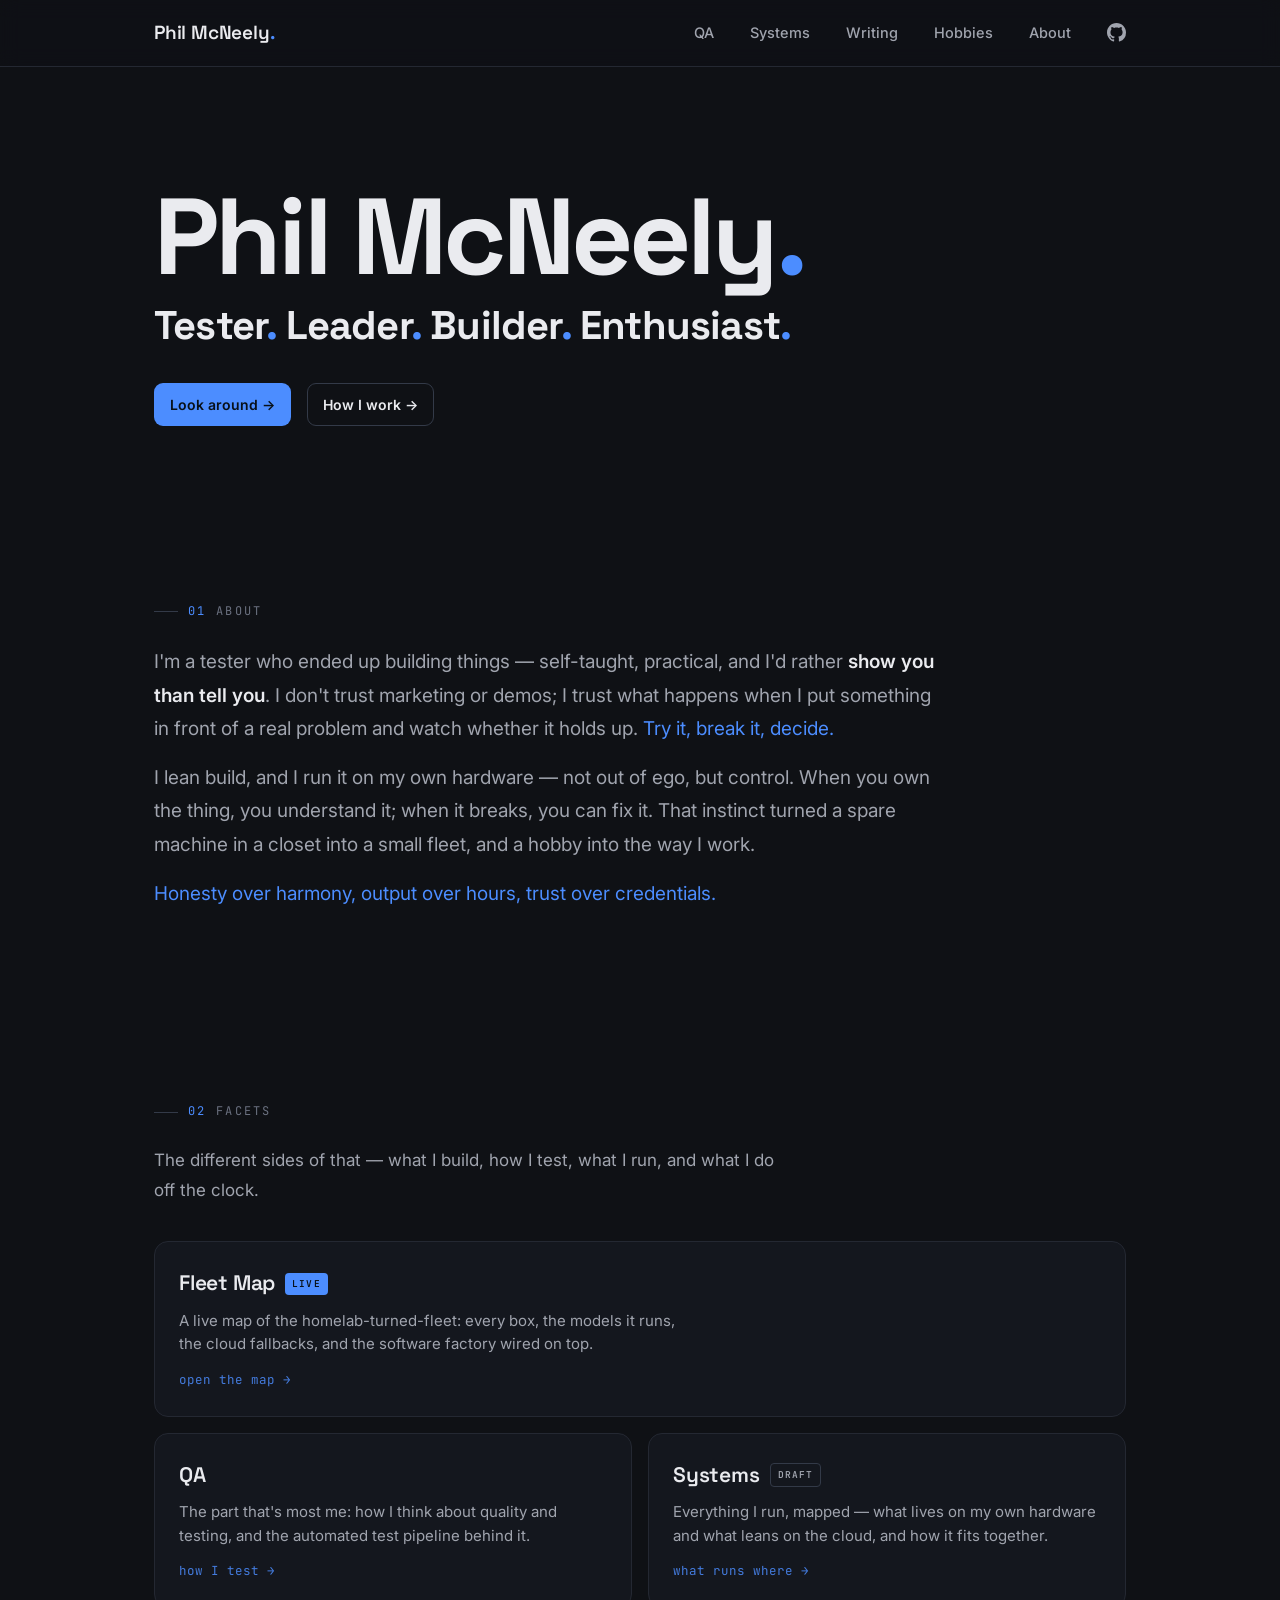
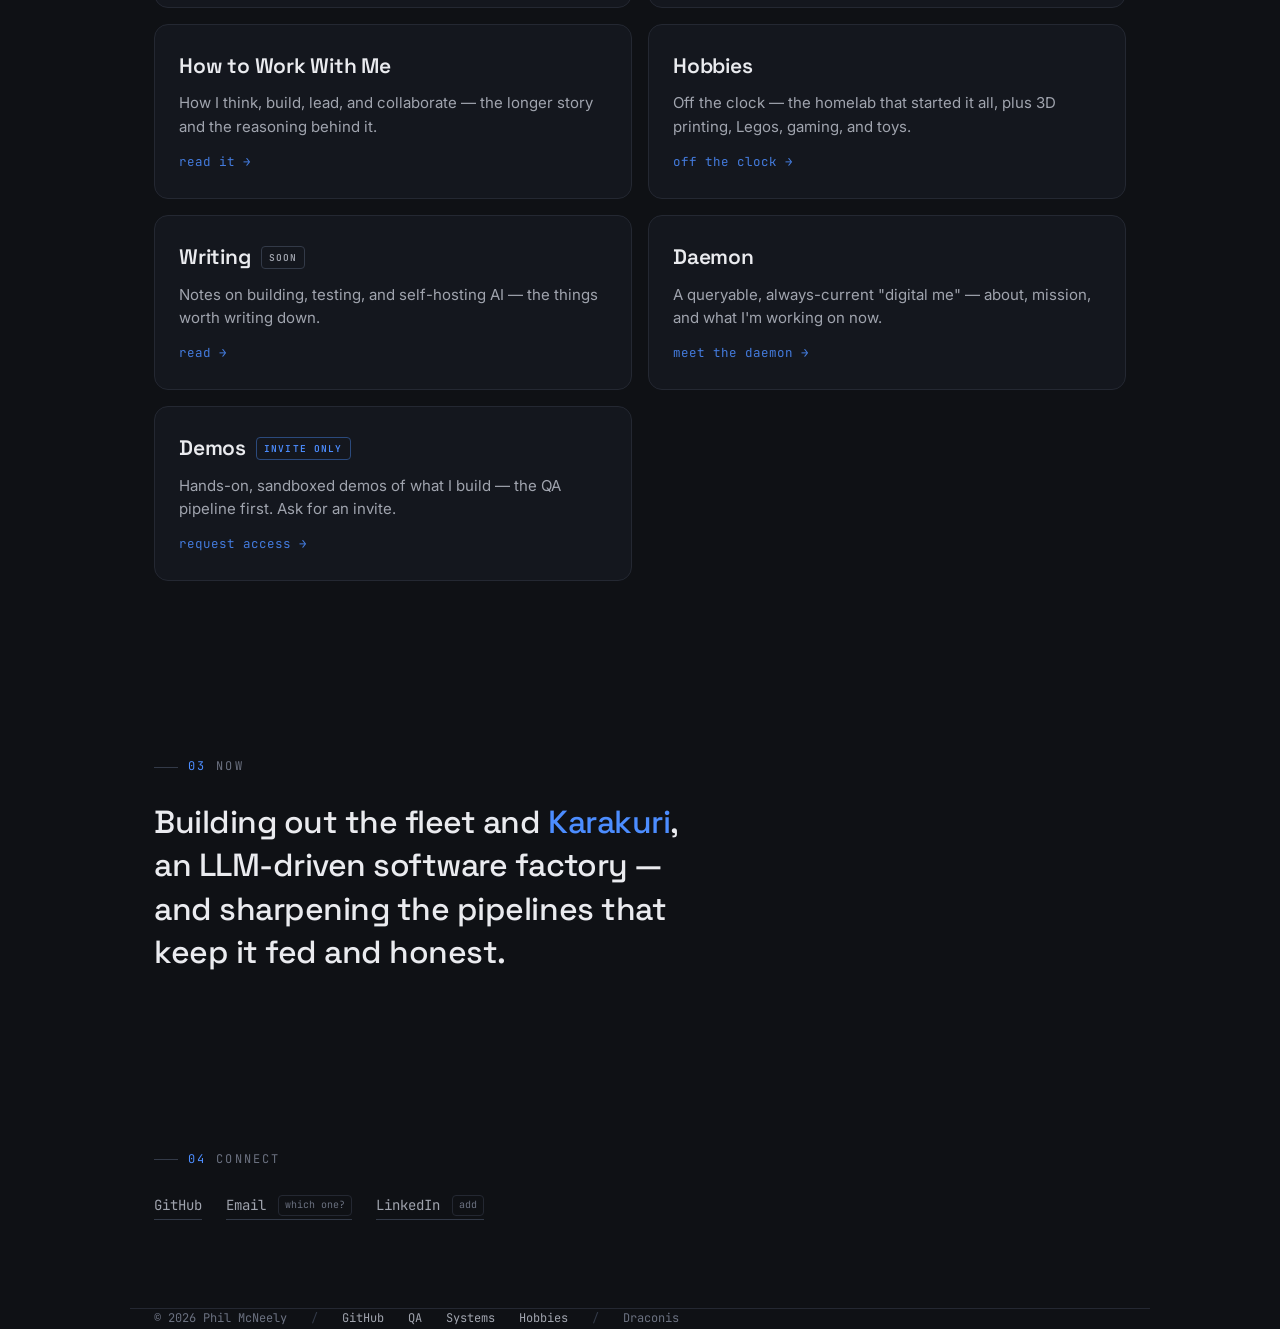
<file: STAGE/index.html>
<!doctype html>
<html lang="en" data-theme="dark">
<head>
<meta charset="utf-8">
<meta name="viewport" content="width=device-width,initial-scale=1,viewport-fit=cover">
<title>Phil McNeely — builder, tester at heart, engineering leader</title>
<meta name="description" content="Phil McNeely — a quality-obsessed builder with a tester's heart. Platforms, quality, engineering leadership — and self-hosted AI, in the open.">
<meta property="og:title" content="Phil McNeely">
<meta property="og:description" content="Quality-obsessed builder · tester at heart · engineering leadership. Self-hosted AI, in the open.">
<meta property="og:type" content="website">
<link rel="preconnect" href="https://fonts.googleapis.com">
<link rel="preconnect" href="https://fonts.gstatic.com" crossorigin>
<link href="https://fonts.googleapis.com/css2?family=Space+Grotesk:wght@400;500;600;700&family=Inter:wght@400;450;500;600&family=JetBrains+Mono:wght@400;500&display=swap" rel="stylesheet">
<link rel="stylesheet" href="/STAGE/style.css">
</head>
<body>
<a class="skip" href="#explore">Skip to content</a>
<header class="site"><div class="wrap nav">
  <a class="brand" href="/STAGE/" aria-label="Phil McNeely — home">Phil McNeely<span class="dot">.</span></a>
  <div class="nav-r">
    <nav class="menu" aria-label="Primary">
      <a href="/STAGE/qa/">QA</a><a href="/STAGE/systems/">Systems</a><a href="/STAGE/writing/">Writing</a><a href="/STAGE/hobbies/">Hobbies</a><a href="#about">About</a>
    </nav>
    <div class="icons"><a href="https://github.com/philmcneely" aria-label="GitHub"><svg width="19" height="19" viewBox="0 0 16 16" fill="currentColor" aria-hidden="true"><path d="M8 0C3.58 0 0 3.58 0 8c0 3.54 2.29 6.53 5.47 7.59.4.07.55-.17.55-.38 0-.19-.01-.82-.01-1.49-2.01.37-2.53-.49-2.69-.94-.09-.23-.48-.94-.82-1.13-.28-.15-.68-.52-.01-.53.63-.01 1.08.58 1.23.82.72 1.21 1.87.87 2.33.66.07-.52.28-.87.51-1.07-1.78-.2-3.64-.89-3.64-3.95 0-.87.31-1.59.82-2.15-.08-.2-.36-1.02.08-2.12 0 0 .67-.21 2.2.82.64-.18 1.32-.27 2-.27.68 0 1.36.09 2 .27 1.53-1.04 2.2-.82 2.2-.82.44 1.1.16 1.92.08 2.12.51.56.82 1.27.82 2.15 0 3.07-1.87 3.75-3.65 3.95.29.25.54.73.54 1.48 0 1.07-.01 1.93-.01 2.2 0 .21.15.46.55.38A8.01 8.01 0 0016 8c0-4.42-3.58-8-8-8z"/></svg></a></div>
  </div>
</div></header>

<main id="top">
  <div class="wrap">

    <section class="hero" aria-label="Intro">
      <h1 class="big">Phil McNeely<span class="dot">.</span></h1>
      <p class="big-words">Tester<span class="a">.</span> Leader<span class="a">.</span> Builder<span class="a">.</span> Enthusiast<span class="a">.</span></p>
      <div class="hero-cta">
        <a class="btn btn-primary" href="#explore">Look around →</a>
        <a class="btn btn-ghost" href="https://philmcneely.github.io/how-to-work-with-me/">How I work →</a>
      </div>
    </section>

    <section id="about" aria-labelledby="about-h">
      <p class="eyebrow" id="about-h"><span class="idx">01</span> About</p>
      <div class="prose">
        <p>I'm a tester who ended up building things — self-taught, practical, and I'd rather <b>show you than tell you</b>. I don't trust marketing or demos; I trust what happens when I put something in front of a real problem and watch whether it holds up. <span class="accent">Try it, break it, decide.</span></p>
        <p>I lean build, and I run it on my own hardware — not out of ego, but control. When you own the thing, you understand it; when it breaks, you can fix it. That instinct turned a spare machine in a closet into a small fleet, and a hobby into the way I work.</p>
        <p><span class="accent">Honesty over harmony, output over hours, trust over credentials.</span></p>
      </div>
    </section>

    <section id="explore" aria-labelledby="explore-h">
      <p class="eyebrow" id="explore-h"><span class="idx">02</span> Facets</p>
      <p class="prose" style="margin:0 0 36px;max-width:58ch;font-size:17px">The different sides of that — what I build, how I test, what I run, and what I do off the clock.</p>
      <div class="grid">
        <a class="card feature" href="https://philmcneely.github.io/draconis-fleet-map/">
          <div class="ct">Fleet Map <span class="tag live">live</span></div>
          <p class="cd">A live map of the homelab-turned-fleet: every box, the models it runs, the cloud fallbacks, and the software factory wired on top.</p>
          <span class="go">open the map →</span>
        </a>
        <a class="card" href="/STAGE/qa/">
          <div class="ct">QA</div>
          <p class="cd">The part that's most me: how I think about quality and testing, and the automated test pipeline behind it.</p>
          <span class="go">how I test →</span>
        </a>
        <a class="card" href="/STAGE/systems/">
          <div class="ct">Systems <span class="tag soon">draft</span></div>
          <p class="cd">Everything I run, mapped — what lives on my own hardware and what leans on the cloud, and how it fits together.</p>
          <span class="go">what runs where →</span>
        </a>
        <a class="card" href="https://philmcneely.github.io/how-to-work-with-me/">
          <div class="ct">How to Work With Me</div>
          <p class="cd">How I think, build, lead, and collaborate — the longer story and the reasoning behind it.</p>
          <span class="go">read it →</span>
        </a>
        <a class="card" href="/STAGE/hobbies/">
          <div class="ct">Hobbies</div>
          <p class="cd">Off the clock — the homelab that started it all, plus 3D printing, Legos, gaming, and toys.</p>
          <span class="go">off the clock →</span>
        </a>
        <a class="card" href="/STAGE/writing/">
          <div class="ct">Writing <span class="tag soon">soon</span></div>
          <p class="cd">Notes on building, testing, and self-hosting AI — the things worth writing down.</p>
          <span class="go">read →</span>
        </a>
        <a class="card" href="https://daemon.draconis.io/">
          <div class="ct">Daemon</div>
          <p class="cd">A queryable, always-current "digital me" — about, mission, and what I'm working on now.</p>
          <span class="go">meet the daemon →</span>
        </a>
        <a class="card" href="#">
          <div class="ct">Demos <span class="tag invite">invite only</span></div>
          <p class="cd">Hands-on, sandboxed demos of what I build — the QA pipeline first. Ask for an invite.</p>
          <span class="go">request access →</span>
        </a>
      </div>
    </section>

    <section id="now" aria-labelledby="now-h">
      <p class="eyebrow" id="now-h"><span class="idx">03</span> Now</p>
      <p class="now">Building out the fleet and <b>Karakuri</b>, an LLM-driven software factory — and sharpening the pipelines that keep it fed and honest.</p>
    </section>

    <section id="connect" aria-labelledby="connect-h">
      <p class="eyebrow" id="connect-h"><span class="idx">04</span> Connect</p>
      <div class="connect">
        <a href="https://github.com/philmcneely">GitHub</a>
        <a href="#">Email <span class="pend">which one?</span></a>
        <a href="#">LinkedIn <span class="pend">add</span></a>
      </div>
    </section>

  </div>
  <footer class="wrap">
    <span>© <span id="yr"></span> Phil McNeely</span><span class="sep">/</span>
    <a href="https://github.com/philmcneely">GitHub</a>
    <a href="/STAGE/qa/">QA</a><a href="/STAGE/systems/">Systems</a><a href="/STAGE/hobbies/">Hobbies</a>
    <span class="sep">/</span><span>Draconis</span>
  </footer>
</main>
<script>document.getElementById('yr').textContent=new Date().getFullYear();</script>
</body>
</html>
</file>
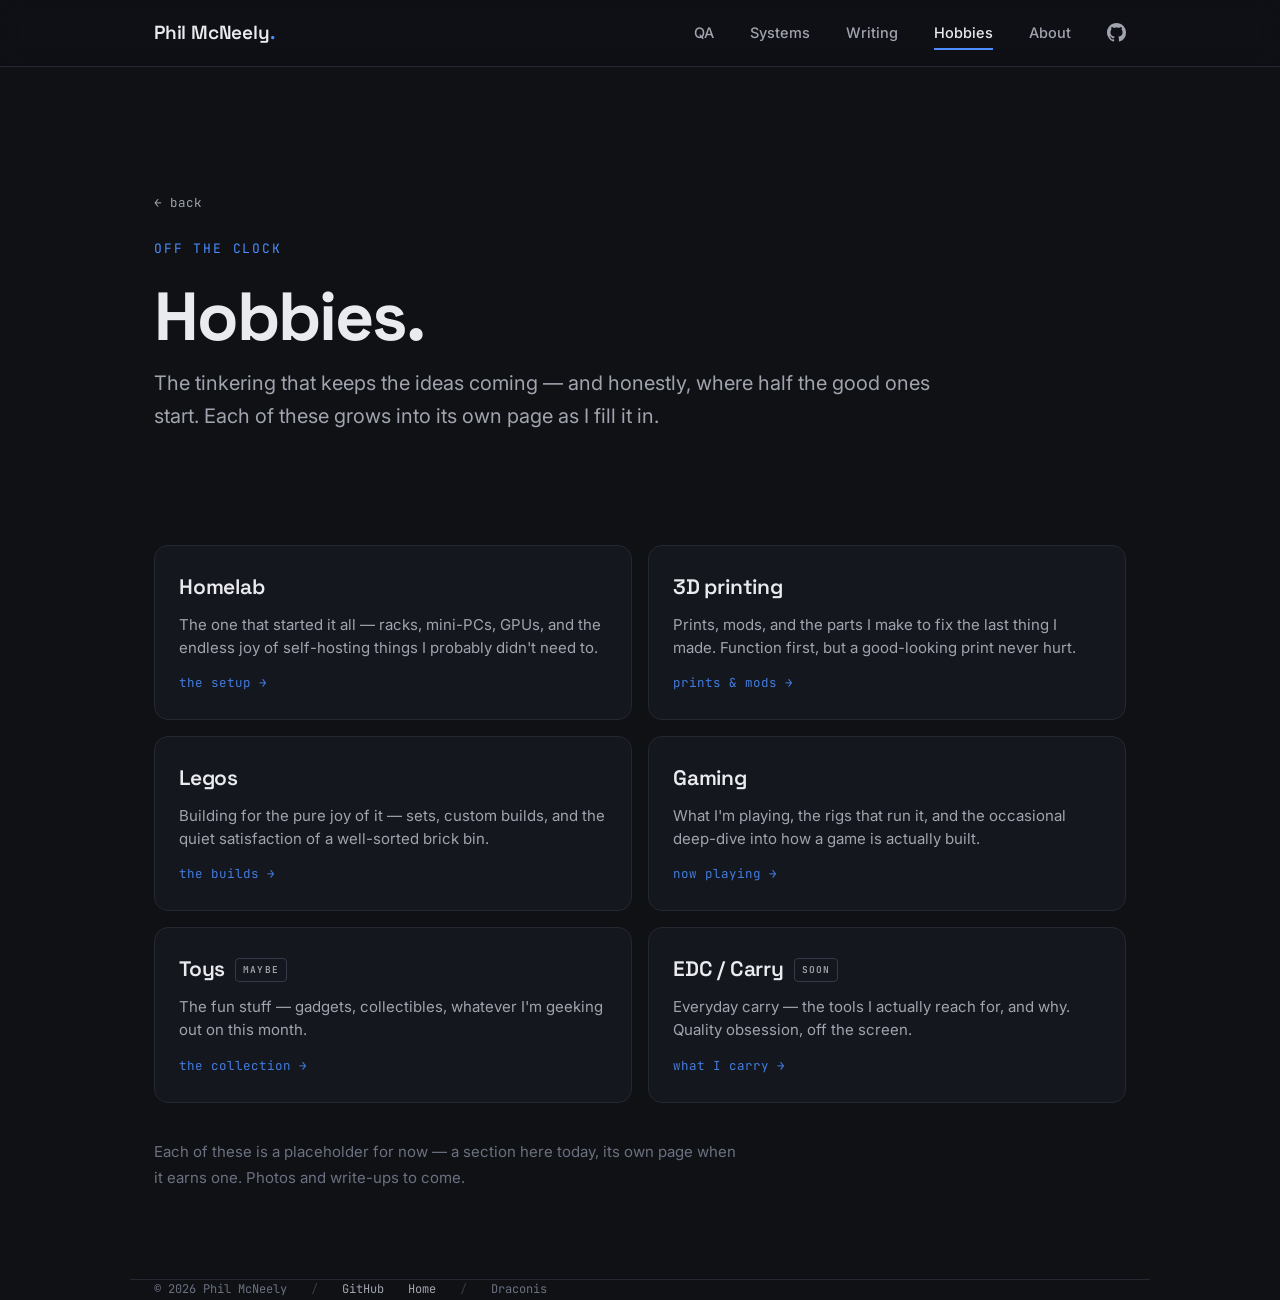
<file: STAGE/hobbies/index.html>
<!doctype html>
<html lang="en" data-theme="dark">
<head>
<meta charset="utf-8">
<meta name="viewport" content="width=device-width,initial-scale=1,viewport-fit=cover">
<title>Hobbies — Phil McNeely</title>
<meta name="description" content="Off the clock — 3D printing, toys, everyday carry, and homelab tinkering.">
<link rel="preconnect" href="https://fonts.googleapis.com">
<link rel="preconnect" href="https://fonts.gstatic.com" crossorigin>
<link href="https://fonts.googleapis.com/css2?family=Space+Grotesk:wght@400;500;600;700&family=Inter:wght@400;450;500;600&family=JetBrains+Mono:wght@400;500&display=swap" rel="stylesheet">
<link rel="stylesheet" href="/STAGE/style.css">
</head>
<body>
<a class="skip" href="#main">Skip to content</a>
<header class="site"><div class="wrap nav">
  <a class="brand" href="/STAGE/" aria-label="Phil McNeely — home">Phil McNeely<span class="dot">.</span></a>
  <div class="nav-r">
    <nav class="menu" aria-label="Primary">
      <a href="/STAGE/qa/">QA</a><a href="/STAGE/systems/">Systems</a><a href="/STAGE/writing/">Writing</a><a href="/STAGE/hobbies/" class="active">Hobbies</a><a href="/STAGE/#about">About</a>
    </nav>
    <div class="icons"><a href="https://github.com/philmcneely" aria-label="GitHub"><svg width="19" height="19" viewBox="0 0 16 16" fill="currentColor" aria-hidden="true"><path d="M8 0C3.58 0 0 3.58 0 8c0 3.54 2.29 6.53 5.47 7.59.4.07.55-.17.55-.38 0-.19-.01-.82-.01-1.49-2.01.37-2.53-.49-2.69-.94-.09-.23-.48-.94-.82-1.13-.28-.15-.68-.52-.01-.53.63-.01 1.08.58 1.23.82.72 1.21 1.87.87 2.33.66.07-.52.28-.87.51-1.07-1.78-.2-3.64-.89-3.64-3.95 0-.87.31-1.59.82-2.15-.08-.2-.36-1.02.08-2.12 0 0 .67-.21 2.2.82.64-.18 1.32-.27 2-.27.68 0 1.36.09 2 .27 1.53-1.04 2.2-.82 2.2-.82.44 1.1.16 1.92.08 2.12.51.56.82 1.27.82 2.15 0 3.07-1.87 3.75-3.65 3.95.29.25.54.73.54 1.48 0 1.07-.01 1.93-.01 2.2 0 .21.15.46.55.38A8.01 8.01 0 0016 8c0-4.42-3.58-8-8-8z"/></svg></a></div>
  </div>
</div></header>

<main id="main"><div class="wrap">
  <div class="page-head">
    <a class="back" href="/STAGE/">← back</a>
    <p class="kicker">Off the clock</p>
    <h1>Hobbies.</h1>
    <p class="sub">The tinkering that keeps the ideas coming — and honestly, where half the good ones start. Each of these grows into its own page as I fill it in.</p>
  </div>

  <section aria-label="Hobbies">
    <div class="grid">
      <a class="card" href="#homelab">
        <div class="ct">Homelab</div>
        <p class="cd">The one that started it all — racks, mini-PCs, GPUs, and the endless joy of self-hosting things I probably didn't need to.</p>
        <span class="go">the setup →</span>
      </a>
      <a class="card" href="#printing">
        <div class="ct">3D printing</div>
        <p class="cd">Prints, mods, and the parts I make to fix the last thing I made. Function first, but a good-looking print never hurt.</p>
        <span class="go">prints &amp; mods →</span>
      </a>
      <a class="card" href="#legos">
        <div class="ct">Legos</div>
        <p class="cd">Building for the pure joy of it — sets, custom builds, and the quiet satisfaction of a well-sorted brick bin.</p>
        <span class="go">the builds →</span>
      </a>
      <a class="card" href="#gaming">
        <div class="ct">Gaming</div>
        <p class="cd">What I'm playing, the rigs that run it, and the occasional deep-dive into how a game is actually built.</p>
        <span class="go">now playing →</span>
      </a>
      <a class="card" href="#toys">
        <div class="ct">Toys <span class="tag soon">maybe</span></div>
        <p class="cd">The fun stuff — gadgets, collectibles, whatever I'm geeking out on this month.</p>
        <span class="go">the collection →</span>
      </a>
      <a class="card" href="#edc">
        <div class="ct">EDC / Carry <span class="tag soon">soon</span></div>
        <p class="cd">Everyday carry — the tools I actually reach for, and why. Quality obsession, off the screen.</p>
        <span class="go">what I carry →</span>
      </a>
    </div>
    <p class="prose" style="margin-top:36px;font-size:15px;color:var(--faint)">Each of these is a placeholder for now — a section here today, its own page when it earns one. Photos and write-ups to come.</p>
  </section>

</div>
<footer class="wrap">
  <span>© <span id="yr"></span> Phil McNeely</span><span class="sep">/</span>
  <a href="https://github.com/philmcneely">GitHub</a><a href="/STAGE/">Home</a>
  <span class="sep">/</span><span>Draconis</span>
</footer>
</main>
<script>document.getElementById('yr').textContent=new Date().getFullYear();</script>
</body>
</html>
</file>
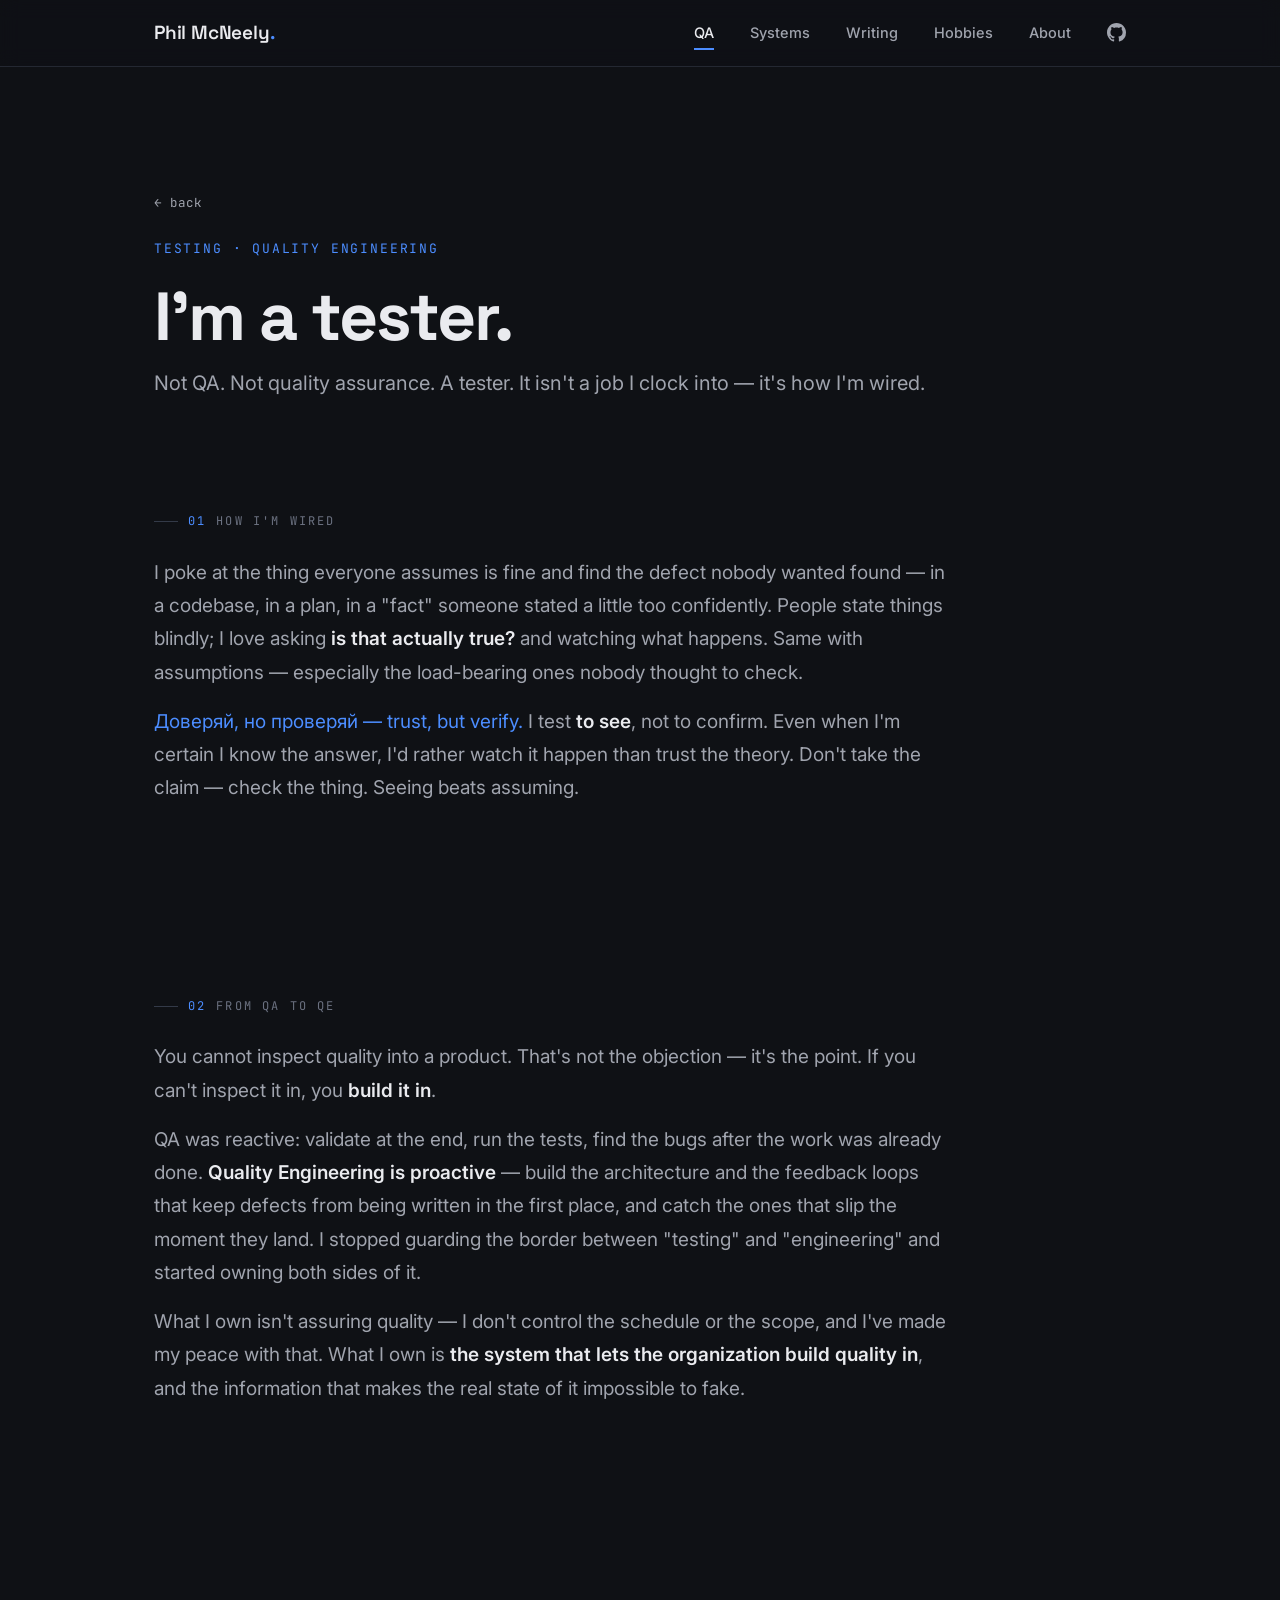
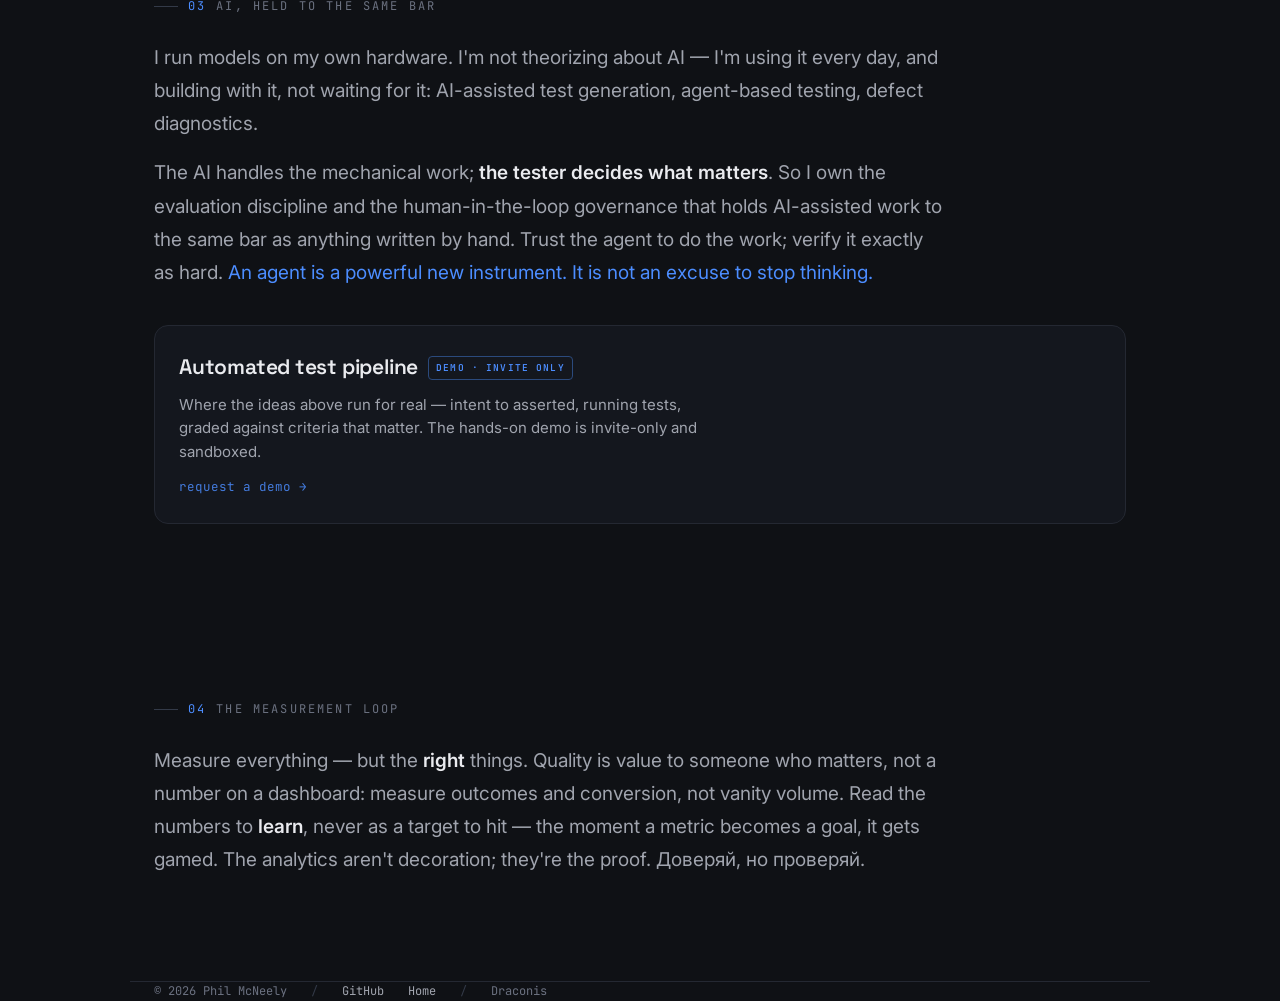
<file: STAGE/qa/index.html>
<!doctype html>
<html lang="en" data-theme="dark">
<head>
<meta charset="utf-8">
<meta name="viewport" content="width=device-width,initial-scale=1,viewport-fit=cover">
<title>QA — Phil McNeely</title>
<meta name="description" content="I'm a tester. Not QA — a tester. How Phil McNeely thinks about quality, testing, and quality engineering.">
<link rel="preconnect" href="https://fonts.googleapis.com">
<link rel="preconnect" href="https://fonts.gstatic.com" crossorigin>
<link href="https://fonts.googleapis.com/css2?family=Space+Grotesk:wght@400;500;600;700&family=Inter:wght@400;450;500;600&family=JetBrains+Mono:wght@400;500&display=swap" rel="stylesheet">
<link rel="stylesheet" href="/STAGE/style.css">
</head>
<body>
<a class="skip" href="#main">Skip to content</a>
<header class="site"><div class="wrap nav">
  <a class="brand" href="/STAGE/" aria-label="Phil McNeely — home">Phil McNeely<span class="dot">.</span></a>
  <div class="nav-r">
    <nav class="menu" aria-label="Primary">
      <a href="/STAGE/qa/" class="active">QA</a><a href="/STAGE/systems/">Systems</a><a href="/STAGE/writing/">Writing</a><a href="/STAGE/hobbies/">Hobbies</a><a href="/STAGE/#about">About</a>
    </nav>
    <div class="icons"><a href="https://github.com/philmcneely" aria-label="GitHub"><svg width="19" height="19" viewBox="0 0 16 16" fill="currentColor" aria-hidden="true"><path d="M8 0C3.58 0 0 3.58 0 8c0 3.54 2.29 6.53 5.47 7.59.4.07.55-.17.55-.38 0-.19-.01-.82-.01-1.49-2.01.37-2.53-.49-2.69-.94-.09-.23-.48-.94-.82-1.13-.28-.15-.68-.52-.01-.53.63-.01 1.08.58 1.23.82.72 1.21 1.87.87 2.33.66.07-.52.28-.87.51-1.07-1.78-.2-3.64-.89-3.64-3.95 0-.87.31-1.59.82-2.15-.08-.2-.36-1.02.08-2.12 0 0 .67-.21 2.2.82.64-.18 1.32-.27 2-.27.68 0 1.36.09 2 .27 1.53-1.04 2.2-.82 2.2-.82.44 1.1.16 1.92.08 2.12.51.56.82 1.27.82 2.15 0 3.07-1.87 3.75-3.65 3.95.29.25.54.73.54 1.48 0 1.07-.01 1.93-.01 2.2 0 .21.15.46.55.38A8.01 8.01 0 0016 8c0-4.42-3.58-8-8-8z"/></svg></a></div>
  </div>
</div></header>

<main id="main"><div class="wrap">
  <div class="page-head">
    <a class="back" href="/STAGE/">← back</a>
    <p class="kicker">Testing · quality engineering</p>
    <h1>I'm a tester.</h1>
    <p class="sub">Not QA. Not quality assurance. A tester. It isn't a job I clock into — it's how I'm wired.</p>
  </div>

  <section aria-labelledby="wired-h">
    <p class="eyebrow" id="wired-h"><span class="idx">01</span> How I'm wired</p>
    <div class="prose">
      <p>I poke at the thing everyone assumes is fine and find the defect nobody wanted found — in a codebase, in a plan, in a "fact" someone stated a little too confidently. People state things blindly; I love asking <b>is that actually true?</b> and watching what happens. Same with assumptions — especially the load-bearing ones nobody thought to check.</p>
      <p><span class="accent">Доверяй, но проверяй — trust, but verify.</span> I test <b>to see</b>, not to confirm. Even when I'm certain I know the answer, I'd rather watch it happen than trust the theory. Don't take the claim — check the thing. Seeing beats assuming.</p>
    </div>
  </section>

  <section aria-labelledby="qe-h">
    <p class="eyebrow" id="qe-h"><span class="idx">02</span> From QA to QE</p>
    <div class="prose">
      <p>You cannot inspect quality into a product. That's not the objection — it's the point. If you can't inspect it in, you <b>build it in</b>.</p>
      <p>QA was reactive: validate at the end, run the tests, find the bugs after the work was already done. <b>Quality Engineering is proactive</b> — build the architecture and the feedback loops that keep defects from being written in the first place, and catch the ones that slip the moment they land. I stopped guarding the border between "testing" and "engineering" and started owning both sides of it.</p>
      <p>What I own isn't assuring quality — I don't control the schedule or the scope, and I've made my peace with that. What I own is <b>the system that lets the organization build quality in</b>, and the information that makes the real state of it impossible to fake.</p>
    </div>
  </section>

  <section aria-labelledby="ai-h">
    <p class="eyebrow" id="ai-h"><span class="idx">03</span> AI, held to the same bar</p>
    <div class="prose">
      <p>I run models on my own hardware. I'm not theorizing about AI — I'm using it every day, and building with it, not waiting for it: AI-assisted test generation, agent-based testing, defect diagnostics.</p>
      <p>The AI handles the mechanical work; <b>the tester decides what matters</b>. So I own the evaluation discipline and the human-in-the-loop governance that holds AI-assisted work to the same bar as anything written by hand. Trust the agent to do the work; verify it exactly as hard. <span class="accent">An agent is a powerful new instrument. It is not an excuse to stop thinking.</span></p>
    </div>
    <div class="grid" style="margin-top:36px">
      <a class="card feature" href="#demo">
        <div class="ct">Automated test pipeline <span class="tag invite">demo · invite only</span></div>
        <p class="cd">Where the ideas above run for real — intent to asserted, running tests, graded against criteria that matter. The hands-on demo is invite-only and sandboxed.</p>
        <span class="go">request a demo →</span>
      </a>
    </div>
  </section>

  <section aria-labelledby="measure-h">
    <p class="eyebrow" id="measure-h"><span class="idx">04</span> The measurement loop</p>
    <div class="prose">
      <p>Measure everything — but the <b>right</b> things. Quality is value to someone who matters, not a number on a dashboard: measure outcomes and conversion, not vanity volume. Read the numbers to <b>learn</b>, never as a target to hit — the moment a metric becomes a goal, it gets gamed. The analytics aren't decoration; they're the proof. Доверяй, но проверяй.</p>
    </div>
  </section>

</div>
<footer class="wrap">
  <span>© <span id="yr"></span> Phil McNeely</span><span class="sep">/</span>
  <a href="https://github.com/philmcneely">GitHub</a><a href="/STAGE/">Home</a>
  <span class="sep">/</span><span>Draconis</span>
</footer>
</main>
<script>document.getElementById('yr').textContent=new Date().getFullYear();</script>
</body>
</html>
</file>
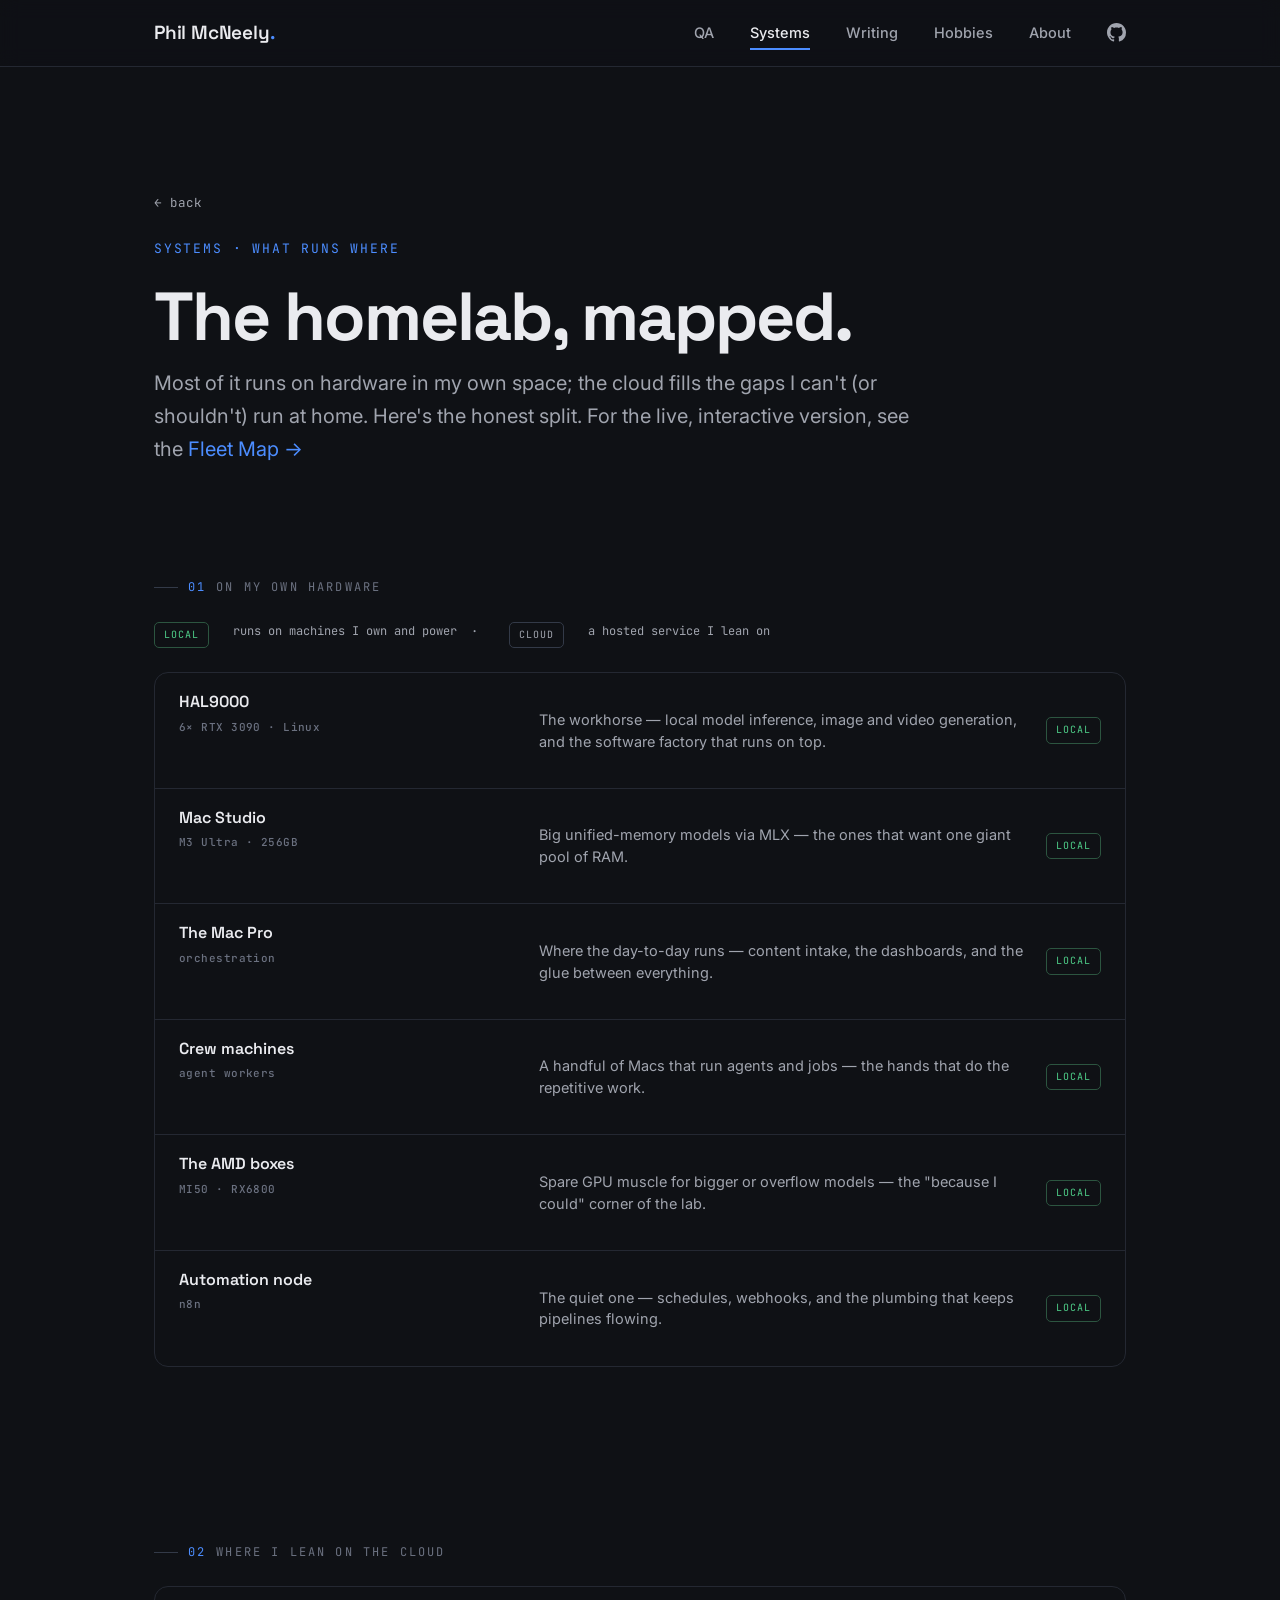
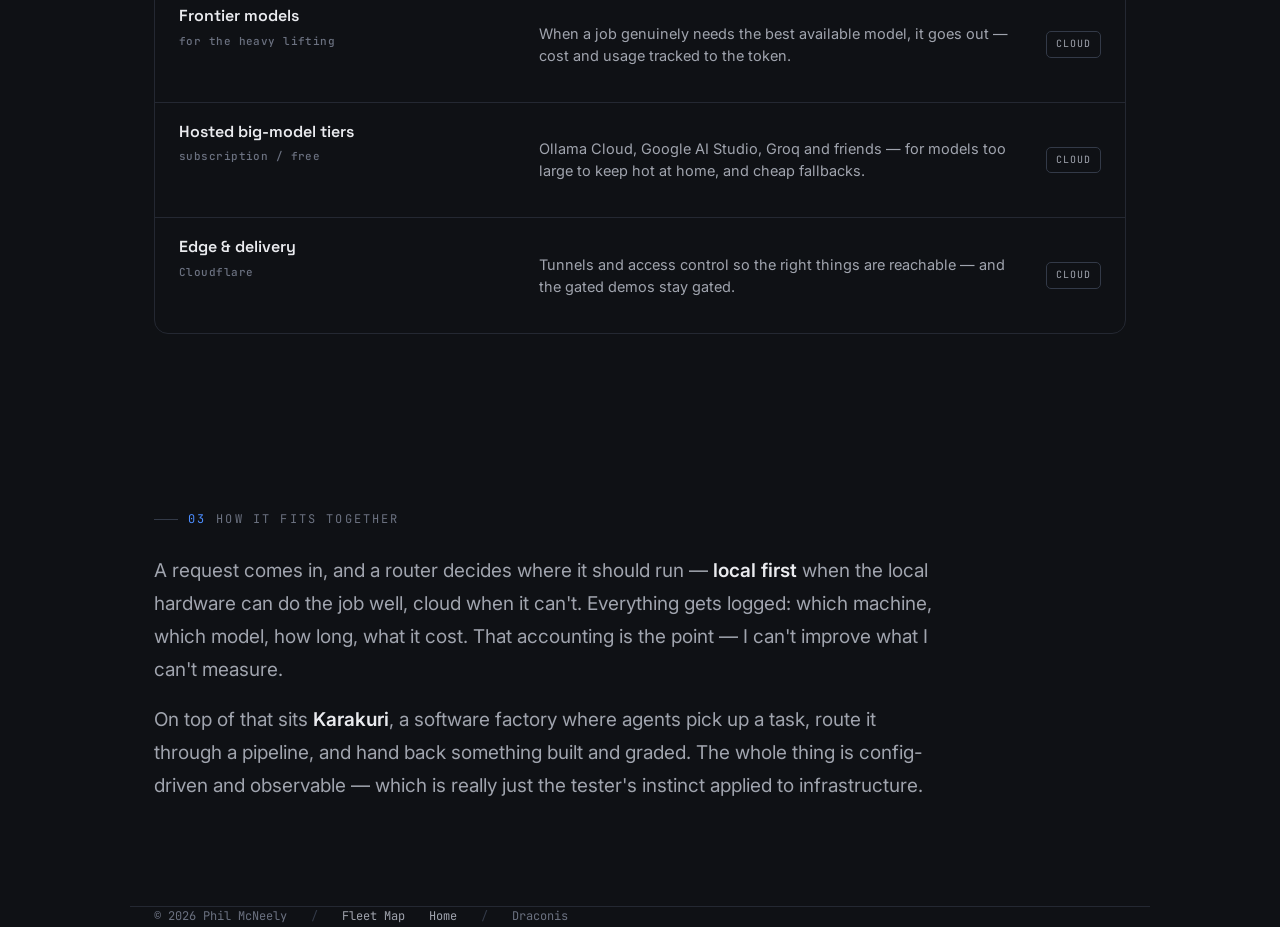
<file: STAGE/systems/index.html>
<!doctype html>
<html lang="en" data-theme="dark">
<head>
<meta charset="utf-8">
<meta name="viewport" content="width=device-width,initial-scale=1,viewport-fit=cover">
<title>Systems — Phil McNeely</title>
<meta name="description" content="The homelab, mapped — what Phil McNeely runs on his own hardware vs the cloud, and how it fits together.">
<link rel="preconnect" href="https://fonts.googleapis.com">
<link rel="preconnect" href="https://fonts.gstatic.com" crossorigin>
<link href="https://fonts.googleapis.com/css2?family=Space+Grotesk:wght@400;500;600;700&family=Inter:wght@400;450;500;600&family=JetBrains+Mono:wght@400;500&display=swap" rel="stylesheet">
<link rel="stylesheet" href="/STAGE/style.css">
</head>
<body>
<a class="skip" href="#main">Skip to content</a>
<header class="site"><div class="wrap nav">
  <a class="brand" href="/STAGE/" aria-label="Phil McNeely — home">Phil McNeely<span class="dot">.</span></a>
  <div class="nav-r">
    <nav class="menu" aria-label="Primary">
      <a href="/STAGE/qa/">QA</a><a href="/STAGE/systems/" class="active">Systems</a><a href="/STAGE/writing/">Writing</a><a href="/STAGE/hobbies/">Hobbies</a><a href="/STAGE/#about">About</a>
    </nav>
    <div class="icons"><a href="https://github.com/philmcneely" aria-label="GitHub"><svg width="19" height="19" viewBox="0 0 16 16" fill="currentColor" aria-hidden="true"><path d="M8 0C3.58 0 0 3.58 0 8c0 3.54 2.29 6.53 5.47 7.59.4.07.55-.17.55-.38 0-.19-.01-.82-.01-1.49-2.01.37-2.53-.49-2.69-.94-.09-.23-.48-.94-.82-1.13-.28-.15-.68-.52-.01-.53.63-.01 1.08.58 1.23.82.72 1.21 1.87.87 2.33.66.07-.52.28-.87.51-1.07-1.78-.2-3.64-.89-3.64-3.95 0-.87.31-1.59.82-2.15-.08-.2-.36-1.02.08-2.12 0 0 .67-.21 2.2.82.64-.18 1.32-.27 2-.27.68 0 1.36.09 2 .27 1.53-1.04 2.2-.82 2.2-.82.44 1.1.16 1.92.08 2.12.51.56.82 1.27.82 2.15 0 3.07-1.87 3.75-3.65 3.95.29.25.54.73.54 1.48 0 1.07-.01 1.93-.01 2.2 0 .21.15.46.55.38A8.01 8.01 0 0016 8c0-4.42-3.58-8-8-8z"/></svg></a></div>
  </div>
</div></header>

<main id="main"><div class="wrap">
  <div class="page-head">
    <a class="back" href="/STAGE/">← back</a>
    <p class="kicker">Systems · what runs where</p>
    <h1>The homelab, mapped.</h1>
    <p class="sub">Most of it runs on hardware in my own space; the cloud fills the gaps I can't (or shouldn't) run at home. Here's the honest split. For the live, interactive version, see the <a href="https://philmcneely.github.io/draconis-fleet-map/" style="color:var(--accent)">Fleet Map →</a></p>
  </div>

  <section aria-labelledby="local-h">
    <p class="eyebrow" id="local-h"><span class="idx">01</span> On my own hardware</p>
    <p class="legend"><span class="loc local">local</span> runs on machines I own and power &nbsp;·&nbsp; <span class="loc cloud">cloud</span> a hosted service I lean on</p>
    <div class="systems">
      <div class="srow"><div class="sname">HAL9000 <span class="role">6× RTX 3090 · Linux</span></div><div class="sdesc">The workhorse — local model inference, image and video generation, and the software factory that runs on top.</div><span class="loc local">local</span></div>
      <div class="srow"><div class="sname">Mac Studio <span class="role">M3 Ultra · 256GB</span></div><div class="sdesc">Big unified-memory models via MLX — the ones that want one giant pool of RAM.</div><span class="loc local">local</span></div>
      <div class="srow"><div class="sname">The Mac Pro <span class="role">orchestration</span></div><div class="sdesc">Where the day-to-day runs — content intake, the dashboards, and the glue between everything.</div><span class="loc local">local</span></div>
      <div class="srow"><div class="sname">Crew machines <span class="role">agent workers</span></div><div class="sdesc">A handful of Macs that run agents and jobs — the hands that do the repetitive work.</div><span class="loc local">local</span></div>
      <div class="srow"><div class="sname">The AMD boxes <span class="role">MI50 · RX6800</span></div><div class="sdesc">Spare GPU muscle for bigger or overflow models — the "because I could" corner of the lab.</div><span class="loc local">local</span></div>
      <div class="srow"><div class="sname">Automation node <span class="role">n8n</span></div><div class="sdesc">The quiet one — schedules, webhooks, and the plumbing that keeps pipelines flowing.</div><span class="loc local">local</span></div>
    </div>
  </section>

  <section aria-labelledby="cloud-h">
    <p class="eyebrow" id="cloud-h"><span class="idx">02</span> Where I lean on the cloud</p>
    <div class="systems">
      <div class="srow"><div class="sname">Frontier models <span class="role">for the heavy lifting</span></div><div class="sdesc">When a job genuinely needs the best available model, it goes out — cost and usage tracked to the token.</div><span class="loc cloud">cloud</span></div>
      <div class="srow"><div class="sname">Hosted big-model tiers <span class="role">subscription / free</span></div><div class="sdesc">Ollama Cloud, Google AI Studio, Groq and friends — for models too large to keep hot at home, and cheap fallbacks.</div><span class="loc cloud">cloud</span></div>
      <div class="srow"><div class="sname">Edge & delivery <span class="role">Cloudflare</span></div><div class="sdesc">Tunnels and access control so the right things are reachable — and the gated demos stay gated.</div><span class="loc cloud">cloud</span></div>
    </div>
  </section>

  <section aria-labelledby="glue-h">
    <p class="eyebrow" id="glue-h"><span class="idx">03</span> How it fits together</p>
    <div class="prose">
      <p>A request comes in, and a router decides where it should run — <b>local first</b> when the local hardware can do the job well, cloud when it can't. Everything gets logged: which machine, which model, how long, what it cost. That accounting is the point — I can't improve what I can't measure.</p>
      <p>On top of that sits <b>Karakuri</b>, a software factory where agents pick up a task, route it through a pipeline, and hand back something built and graded. The whole thing is config-driven and observable — which is really just the tester's instinct applied to infrastructure.</p>
    </div>
  </section>

</div>
<footer class="wrap">
  <span>© <span id="yr"></span> Phil McNeely</span><span class="sep">/</span>
  <a href="https://philmcneely.github.io/draconis-fleet-map/">Fleet Map</a><a href="/STAGE/">Home</a>
  <span class="sep">/</span><span>Draconis</span>
</footer>
</main>
<script>document.getElementById('yr').textContent=new Date().getFullYear();</script>
</body>
</html>
</file>
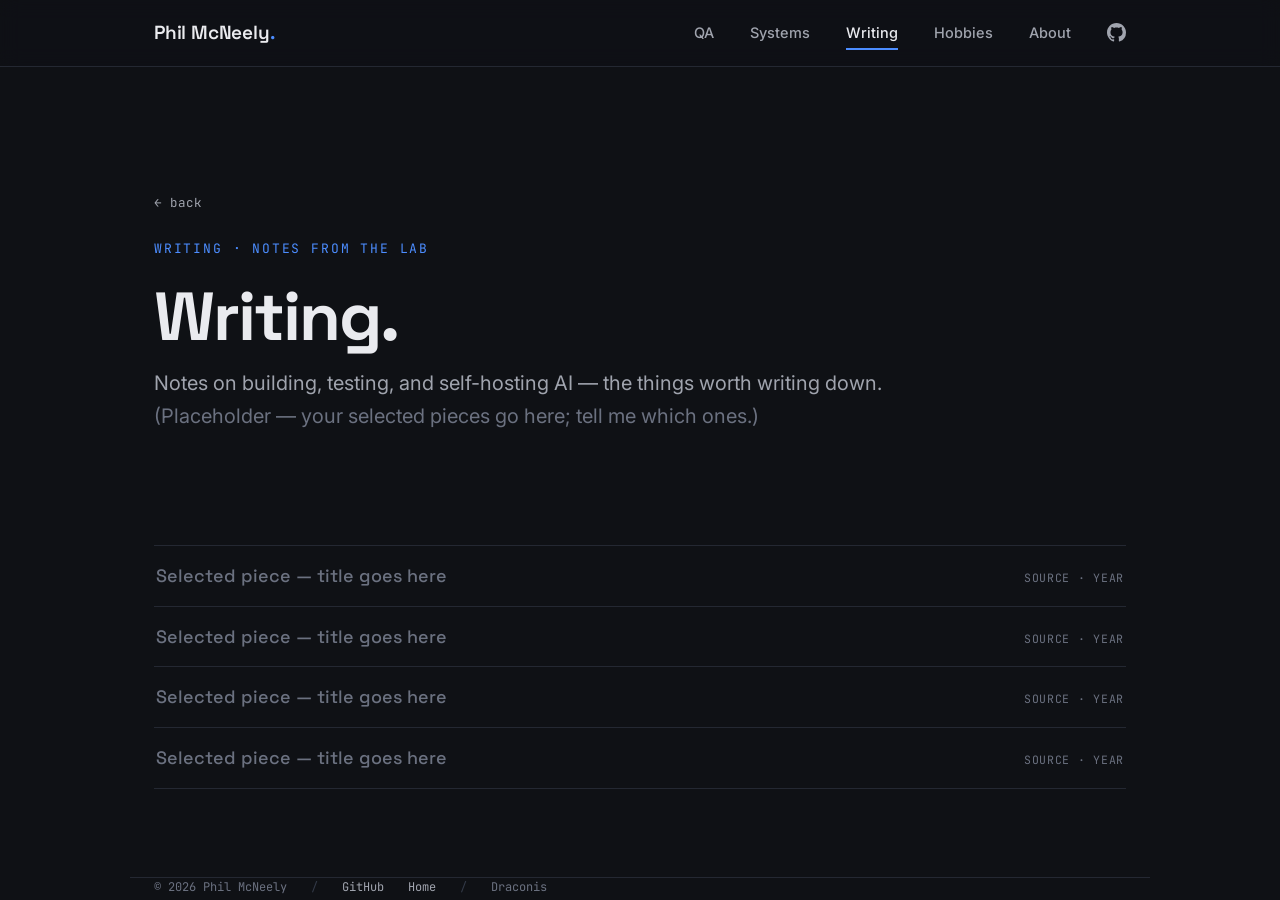
<file: STAGE/writing/index.html>
<!doctype html>
<html lang="en" data-theme="dark">
<head>
<meta charset="utf-8">
<meta name="viewport" content="width=device-width,initial-scale=1,viewport-fit=cover">
<title>Writing — Phil McNeely</title>
<meta name="description" content="Notes on building, testing, and self-hosting AI — by Phil McNeely.">
<link rel="preconnect" href="https://fonts.googleapis.com">
<link rel="preconnect" href="https://fonts.gstatic.com" crossorigin>
<link href="https://fonts.googleapis.com/css2?family=Space+Grotesk:wght@400;500;600;700&family=Inter:wght@400;450;500;600&family=JetBrains+Mono:wght@400;500&display=swap" rel="stylesheet">
<link rel="stylesheet" href="/STAGE/style.css">
</head>
<body>
<a class="skip" href="#main">Skip to content</a>
<header class="site"><div class="wrap nav">
  <a class="brand" href="/STAGE/" aria-label="Phil McNeely — home">Phil McNeely<span class="dot">.</span></a>
  <div class="nav-r">
    <nav class="menu" aria-label="Primary">
      <a href="/STAGE/qa/">QA</a><a href="/STAGE/systems/">Systems</a><a href="/STAGE/writing/" class="active">Writing</a><a href="/STAGE/hobbies/">Hobbies</a><a href="/STAGE/#about">About</a>
    </nav>
    <div class="icons"><a href="https://github.com/philmcneely" aria-label="GitHub"><svg width="19" height="19" viewBox="0 0 16 16" fill="currentColor" aria-hidden="true"><path d="M8 0C3.58 0 0 3.58 0 8c0 3.54 2.29 6.53 5.47 7.59.4.07.55-.17.55-.38 0-.19-.01-.82-.01-1.49-2.01.37-2.53-.49-2.69-.94-.09-.23-.48-.94-.82-1.13-.28-.15-.68-.52-.01-.53.63-.01 1.08.58 1.23.82.72 1.21 1.87.87 2.33.66.07-.52.28-.87.51-1.07-1.78-.2-3.64-.89-3.64-3.95 0-.87.31-1.59.82-2.15-.08-.2-.36-1.02.08-2.12 0 0 .67-.21 2.2.82.64-.18 1.32-.27 2-.27.68 0 1.36.09 2 .27 1.53-1.04 2.2-.82 2.2-.82.44 1.1.16 1.92.08 2.12.51.56.82 1.27.82 2.15 0 3.07-1.87 3.75-3.65 3.95.29.25.54.73.54 1.48 0 1.07-.01 1.93-.01 2.2 0 .21.15.46.55.38A8.01 8.01 0 0016 8c0-4.42-3.58-8-8-8z"/></svg></a></div>
  </div>
</div></header>

<main id="main"><div class="wrap">
  <div class="page-head">
    <a class="back" href="/STAGE/">← back</a>
    <p class="kicker">Writing · notes from the lab</p>
    <h1>Writing.</h1>
    <p class="sub">Notes on building, testing, and self-hosting AI — the things worth writing down. <span class="pending">(Placeholder — your selected pieces go here; tell me which ones.)</span></p>
  </div>

  <section aria-label="Selected writing">
    <div class="wlist">
      <div class="wrow"><span class="wt pending">Selected piece — title goes here</span><span class="wm">source · year</span></div>
      <div class="wrow"><span class="wt pending">Selected piece — title goes here</span><span class="wm">source · year</span></div>
      <div class="wrow"><span class="wt pending">Selected piece — title goes here</span><span class="wm">source · year</span></div>
      <div class="wrow"><span class="wt pending">Selected piece — title goes here</span><span class="wm">source · year</span></div>
    </div>
  </section>

</div>
<footer class="wrap">
  <span>© <span id="yr"></span> Phil McNeely</span><span class="sep">/</span>
  <a href="https://github.com/philmcneely">GitHub</a><a href="/STAGE/">Home</a>
  <span class="sep">/</span><span>Draconis</span>
</footer>
</main>
<script>document.getElementById('yr').textContent=new Date().getFullYear();</script>
</body>
</html>
</file>
<file: STAGE/style.css>
/* Draconis / Phil McNeely — shared design system (dark, cobalt) */
:root{
  --bg:#0f1115; --bg-2:#0c0e12; --surface:#14171e; --surface-2:#191d26;
  --line:#242832; --line-2:#333a48;
  --ink:#eaebef; --muted:#a0a4ae; --faint:#6b7180;
  --accent:#4C8DFF; --accent-hi:#63a0ff; --accent-soft:#2b4a7d; --on-accent:#081018;
  --ok:#4fd08a; --sans:'Inter',system-ui,-apple-system,sans-serif;
  --display:'Space Grotesk','Inter',sans-serif;
  --mono:'JetBrains Mono',ui-monospace,SFMono-Regular,monospace;
  --s1:8px; --s2:12px; --s3:16px; --s4:24px; --s5:36px; --s6:56px; --s7:88px; --s8:120px;
  --wrap:1020px;
}
*{box-sizing:border-box}
html{scroll-behavior:smooth}
@media (prefers-reduced-motion:reduce){html{scroll-behavior:auto}*{transition:none!important}}
body{margin:0;background:var(--bg);color:var(--ink);font-family:var(--sans);font-size:17px;line-height:1.65;
  -webkit-font-smoothing:antialiased;text-rendering:optimizeLegibility}
a{color:inherit;text-decoration:none}
::selection{background:var(--accent);color:var(--on-accent)}
:focus-visible{outline:2px solid var(--accent);outline-offset:3px;border-radius:3px}
img{max-width:100%}
.wrap{max-width:var(--wrap);margin:0 auto;padding:0 var(--s4)}
.skip{position:absolute;left:-999px;top:0;background:var(--accent);color:var(--on-accent);padding:8px 14px;border-radius:0 0 8px 0;font-weight:600;z-index:100}
.skip:focus{left:0}

/* header */
header.site{position:sticky;top:0;z-index:50;background:color-mix(in oklab,var(--bg) 82%,transparent);
  backdrop-filter:saturate(140%) blur(10px);border-bottom:1px solid var(--line)}
.nav{display:flex;align-items:center;justify-content:space-between;gap:var(--s4);height:66px}
.brand{font-family:var(--display);font-weight:600;font-size:19px;letter-spacing:-.01em;color:var(--ink)}
.brand .dot{color:var(--accent)}
.nav-r{display:flex;align-items:center;gap:var(--s5)}
.menu{display:flex;gap:var(--s5)}
.menu a{color:var(--muted);font-size:14.5px;font-weight:500;position:relative;padding:4px 0}
.menu a:hover{color:var(--ink)}
.menu a.active{color:var(--ink)}
.menu a.active::after{content:"";position:absolute;left:0;right:0;bottom:-1px;height:2px;background:var(--accent)}
.icons{display:flex;align-items:center;gap:var(--s3)}
.icons a{color:var(--muted);display:inline-flex}.icons a:hover{color:var(--ink)}
.btn{font-family:var(--sans);font-weight:600;font-size:14px;border-radius:9px;padding:9px 15px;white-space:nowrap;
  border:1px solid transparent;transition:background .15s,border-color .15s,color .15s;cursor:pointer;display:inline-block}
.btn-primary{background:var(--accent);color:var(--on-accent)}
.btn-primary:hover{background:var(--accent-hi)}
.btn-ghost{border-color:var(--line-2);color:var(--ink)}
.btn-ghost:hover{border-color:var(--accent);color:var(--accent)}
@media(max-width:720px){.menu{display:none}.nav-r{gap:var(--s3)}}

/* sections */
section{padding:var(--s7) 0}
.eyebrow{font-family:var(--mono);font-size:12px;letter-spacing:.18em;text-transform:uppercase;color:var(--faint);
  display:flex;align-items:center;gap:10px;margin:0 0 var(--s4)}
.eyebrow::before{content:"";width:24px;height:1px;background:var(--line-2)}
.eyebrow .idx{color:var(--accent)}
.page-head{padding:var(--s8) 0 var(--s4)}
.page-head h1{font-family:var(--display);font-weight:700;font-size:clamp(40px,7vw,68px);line-height:1;letter-spacing:-.03em;margin:0 0 var(--s3)}
.page-head .sub{font-size:clamp(17px,2.2vw,20px);color:var(--muted);max-width:60ch;margin:0}
.back{font-family:var(--mono);font-size:12.5px;color:var(--muted);display:inline-flex;gap:6px;margin-bottom:var(--s4)}
.back:hover{color:var(--accent)}

/* hero */
.hero{padding:var(--s8) 0 var(--s7)}
.kicker{font-family:var(--mono);font-size:13px;letter-spacing:.14em;text-transform:uppercase;color:var(--accent);margin:0 0 var(--s4)}
h1.big{font-family:var(--display);font-weight:700;font-size:clamp(52px,11vw,108px);line-height:.94;letter-spacing:-.035em;margin:0 0 var(--s3);text-wrap:balance}
h1.big .dot{color:var(--accent)}
.role{font-family:var(--display);font-weight:500;font-size:clamp(18px,2.5vw,23px);color:var(--muted);letter-spacing:-.01em;margin:0 0 var(--s5)}
.big-words{font-family:var(--display);font-weight:700;font-size:clamp(24px,4.5vw,40px);letter-spacing:-.02em;line-height:1.05;margin:6px 0 var(--s5);color:var(--ink)}
.big-words .a{color:var(--accent)}
.lede{font-size:clamp(18px,2.2vw,21px);line-height:1.6;color:var(--ink);max-width:62ch;margin:0 0 var(--s5);padding-left:var(--s4);border-left:2px solid var(--accent)}
.lede b{font-weight:600}
.hero-cta{display:flex;gap:var(--s3);flex-wrap:wrap;align-items:center}

/* prose */
.prose{font-size:19px;line-height:1.75;color:var(--muted);max-width:66ch;margin:0}
.prose p{margin:0 0 var(--s3)}
.prose b{color:var(--ink);font-weight:600}
.prose .accent{color:var(--accent)}

/* work / card grid */
.grid{display:grid;grid-template-columns:repeat(2,1fr);gap:var(--s3)}
.card{grid-column:span 1;display:block;background:var(--surface);border:1px solid var(--line);border-radius:14px;
  padding:var(--s4);transition:border-color .15s,background .15s;min-height:150px}
.card:hover{border-color:var(--line-2);background:var(--surface-2)}
.card.feature{grid-column:span 2}
.card .ct{font-family:var(--display);font-weight:600;font-size:21px;letter-spacing:-.01em;display:flex;align-items:center;gap:10px;margin:0 0 8px}
.card .cd{color:var(--muted);font-size:15px;line-height:1.55;max-width:58ch;margin:0}
.card .go{font-family:var(--mono);font-size:12.5px;color:var(--accent);margin-top:14px;display:inline-flex;align-items:center;gap:6px;opacity:.85;transition:gap .15s,opacity .15s}
.card:hover .go{opacity:1;gap:10px}
.tag{font-family:var(--mono);font-size:9.5px;letter-spacing:.12em;text-transform:uppercase;padding:3px 7px;border-radius:4px}
.tag.live{color:var(--on-accent);background:var(--accent)}
.tag.soon{color:var(--muted);border:1px solid var(--line-2)}
.tag.invite{color:var(--accent);border:1px solid var(--accent-soft)}
@media(max-width:640px){.grid{grid-template-columns:1fr}.card,.card.feature{grid-column:span 1}}

/* writing list */
.wlist{border-top:1px solid var(--line)}
.wrow{display:flex;align-items:baseline;gap:var(--s3);padding:15px 2px;border-bottom:1px solid var(--line);transition:padding-left .15s}
.wrow:hover{padding-left:8px}
.wrow:hover .wt{color:var(--accent)}
.wt{font-family:var(--display);font-weight:500;font-size:18px;color:var(--ink);transition:color .15s}
.wm{font-family:var(--mono);font-size:11.5px;color:var(--faint);text-transform:uppercase;letter-spacing:.06em;margin-left:auto;white-space:nowrap}
.pending{color:var(--faint)}

/* now */
.now{font-family:var(--display);font-weight:500;font-size:clamp(22px,3.4vw,32px);line-height:1.35;letter-spacing:-.015em;color:var(--ink);max-width:26ch;margin:0}
.now b{color:var(--accent);font-weight:500}

/* connect */
.connect{display:flex;gap:var(--s4);flex-wrap:wrap}
.connect a{font-family:var(--mono);font-size:14px;color:var(--muted);display:inline-flex;align-items:center;gap:8px;padding-bottom:2px;border-bottom:1px solid var(--line-2);transition:color .15s,border-color .15s}
.connect a:hover{color:var(--accent);border-color:var(--accent)}
.pend{color:var(--faint);font-family:var(--mono);font-size:10px;border:1px solid var(--line);border-radius:4px;padding:1px 6px;margin-left:4px}

/* systems table */
.systems{border:1px solid var(--line);border-radius:14px;overflow:hidden}
.srow{display:grid;grid-template-columns:1.4fr 2fr auto;gap:var(--s3);align-items:center;padding:16px var(--s4);border-bottom:1px solid var(--line)}
.srow:last-child{border-bottom:0}
.srow:hover{background:var(--surface)}
.sname{font-family:var(--display);font-weight:600;font-size:16px;color:var(--ink)}
.sname .role{display:block;font-family:var(--mono);font-size:11px;color:var(--faint);letter-spacing:.04em;margin-top:2px}
.sdesc{color:var(--muted);font-size:14.5px;line-height:1.5}
.loc{font-family:var(--mono);font-size:10px;letter-spacing:.1em;text-transform:uppercase;padding:4px 9px;border-radius:5px;white-space:nowrap;justify-self:end}
.loc.local{color:var(--ok);border:1px solid #2c5540}
.loc.cloud{color:var(--muted);border:1px solid var(--line-2)}
@media(max-width:640px){.srow{grid-template-columns:1fr auto;gap:8px}.sdesc{grid-column:1/-1;order:3}}
.legend{display:flex;gap:var(--s4);margin:0 0 var(--s4);font-family:var(--mono);font-size:12px;color:var(--muted);flex-wrap:wrap}
.legend .loc{justify-self:auto}

/* footer */
footer{border-top:1px solid var(--line);padding:var(--s5) 0;color:var(--faint);font-family:var(--mono);font-size:12px;
  display:flex;gap:var(--s3) var(--s4);flex-wrap:wrap;align-items:center}
footer a{color:var(--muted)} footer a:hover{color:var(--accent)}
footer .sep{color:var(--line-2)}
</file>
